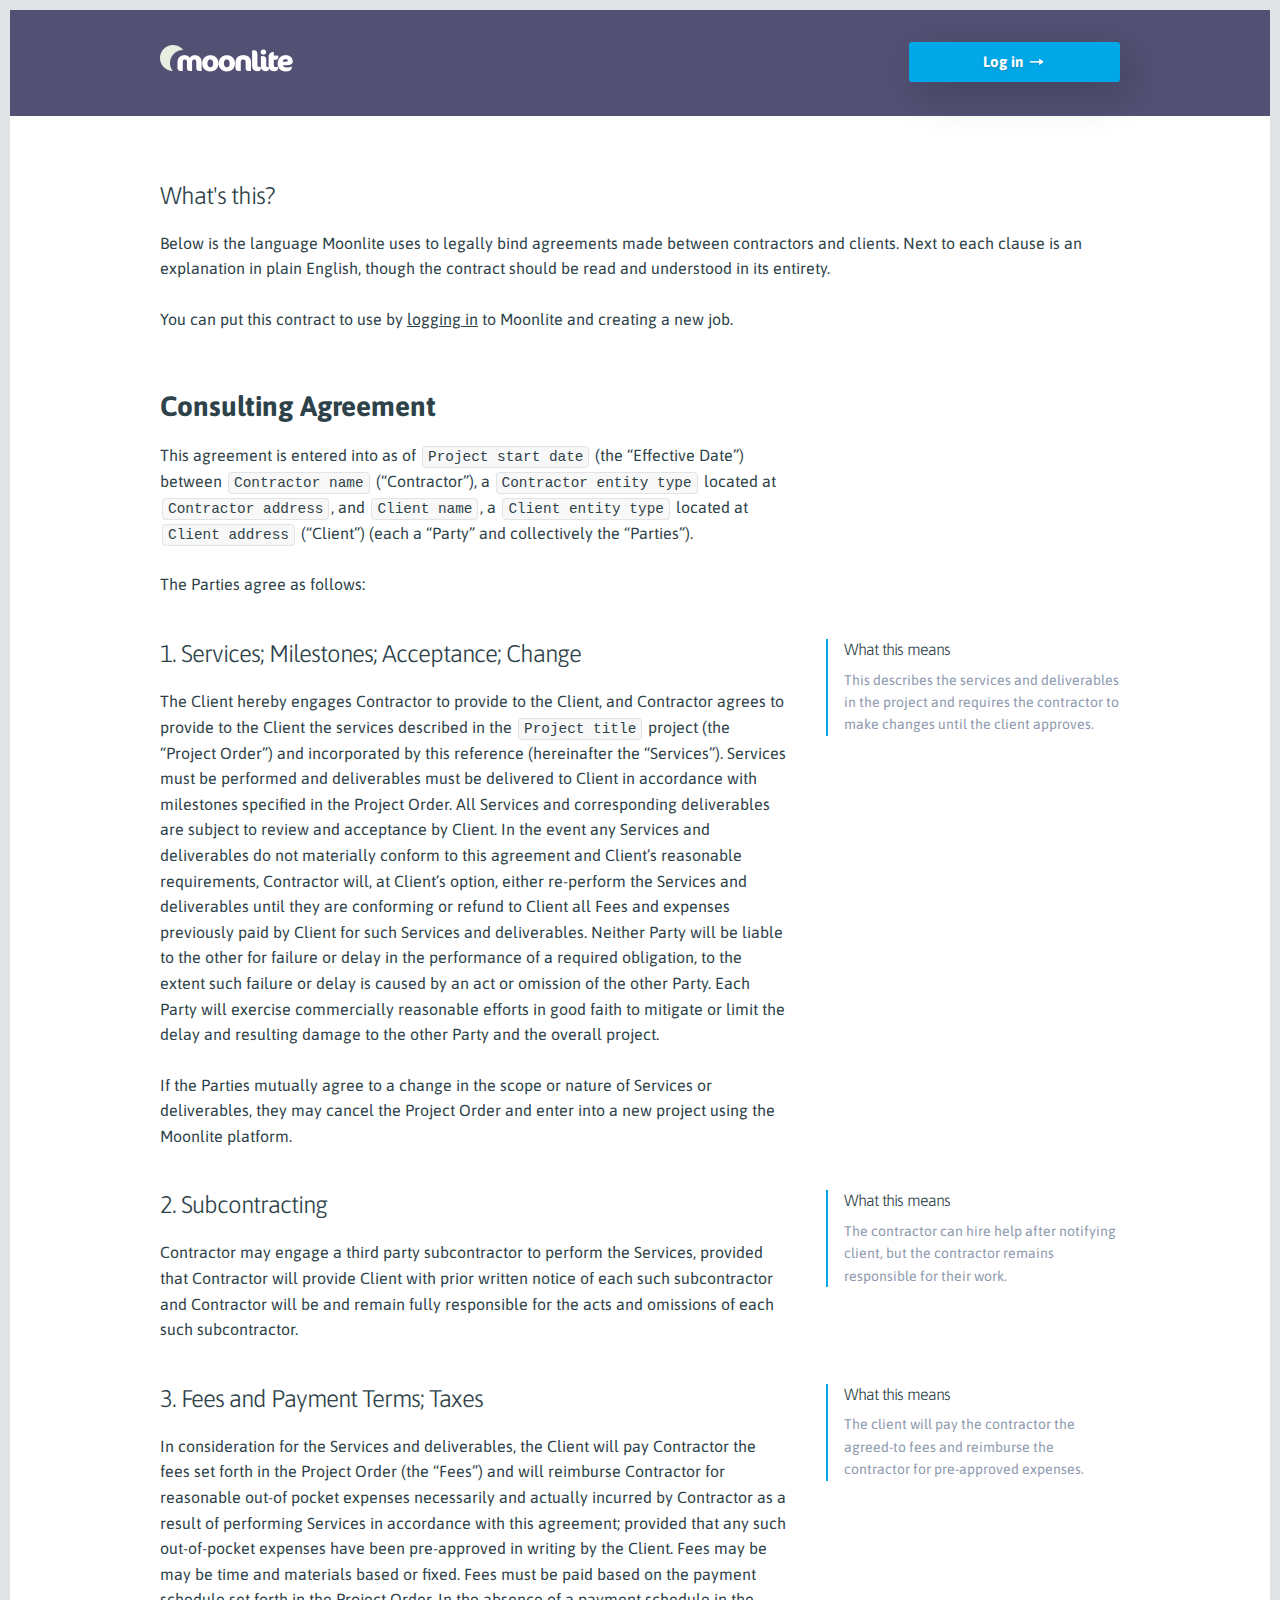
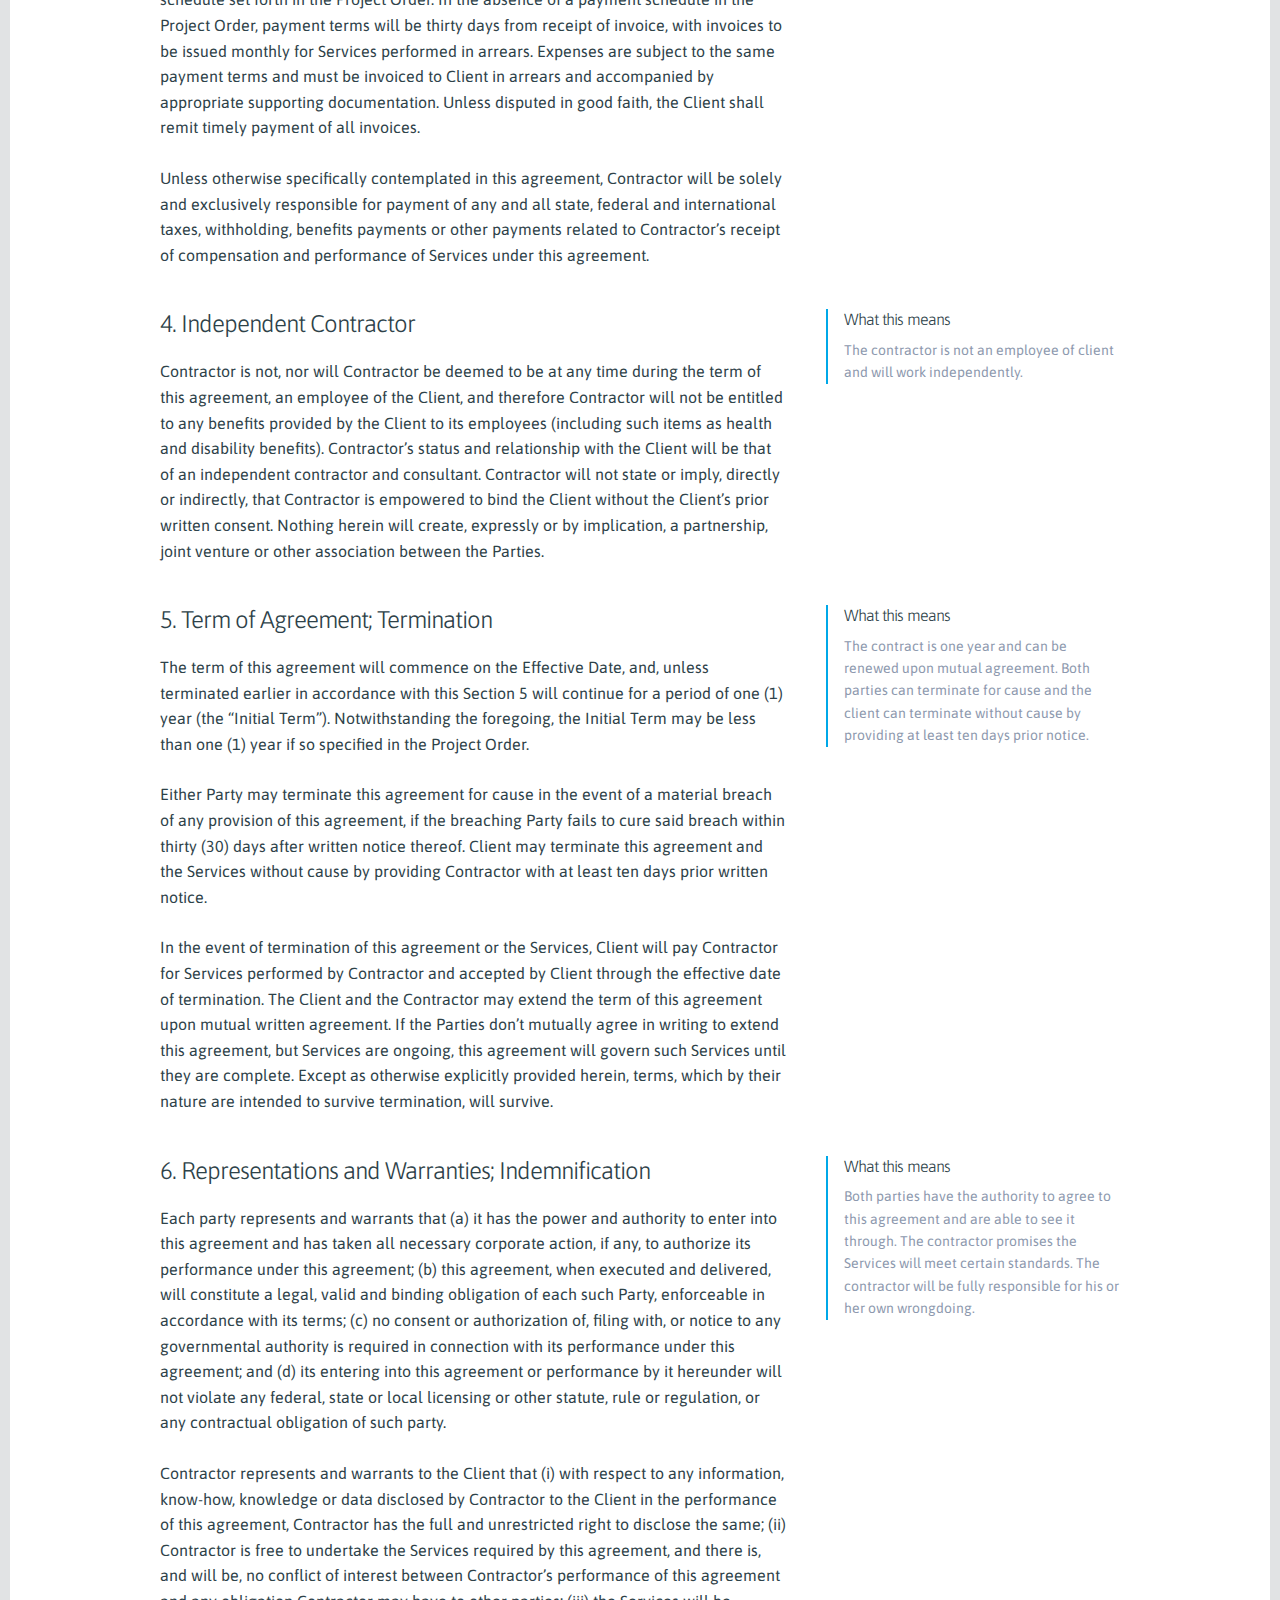
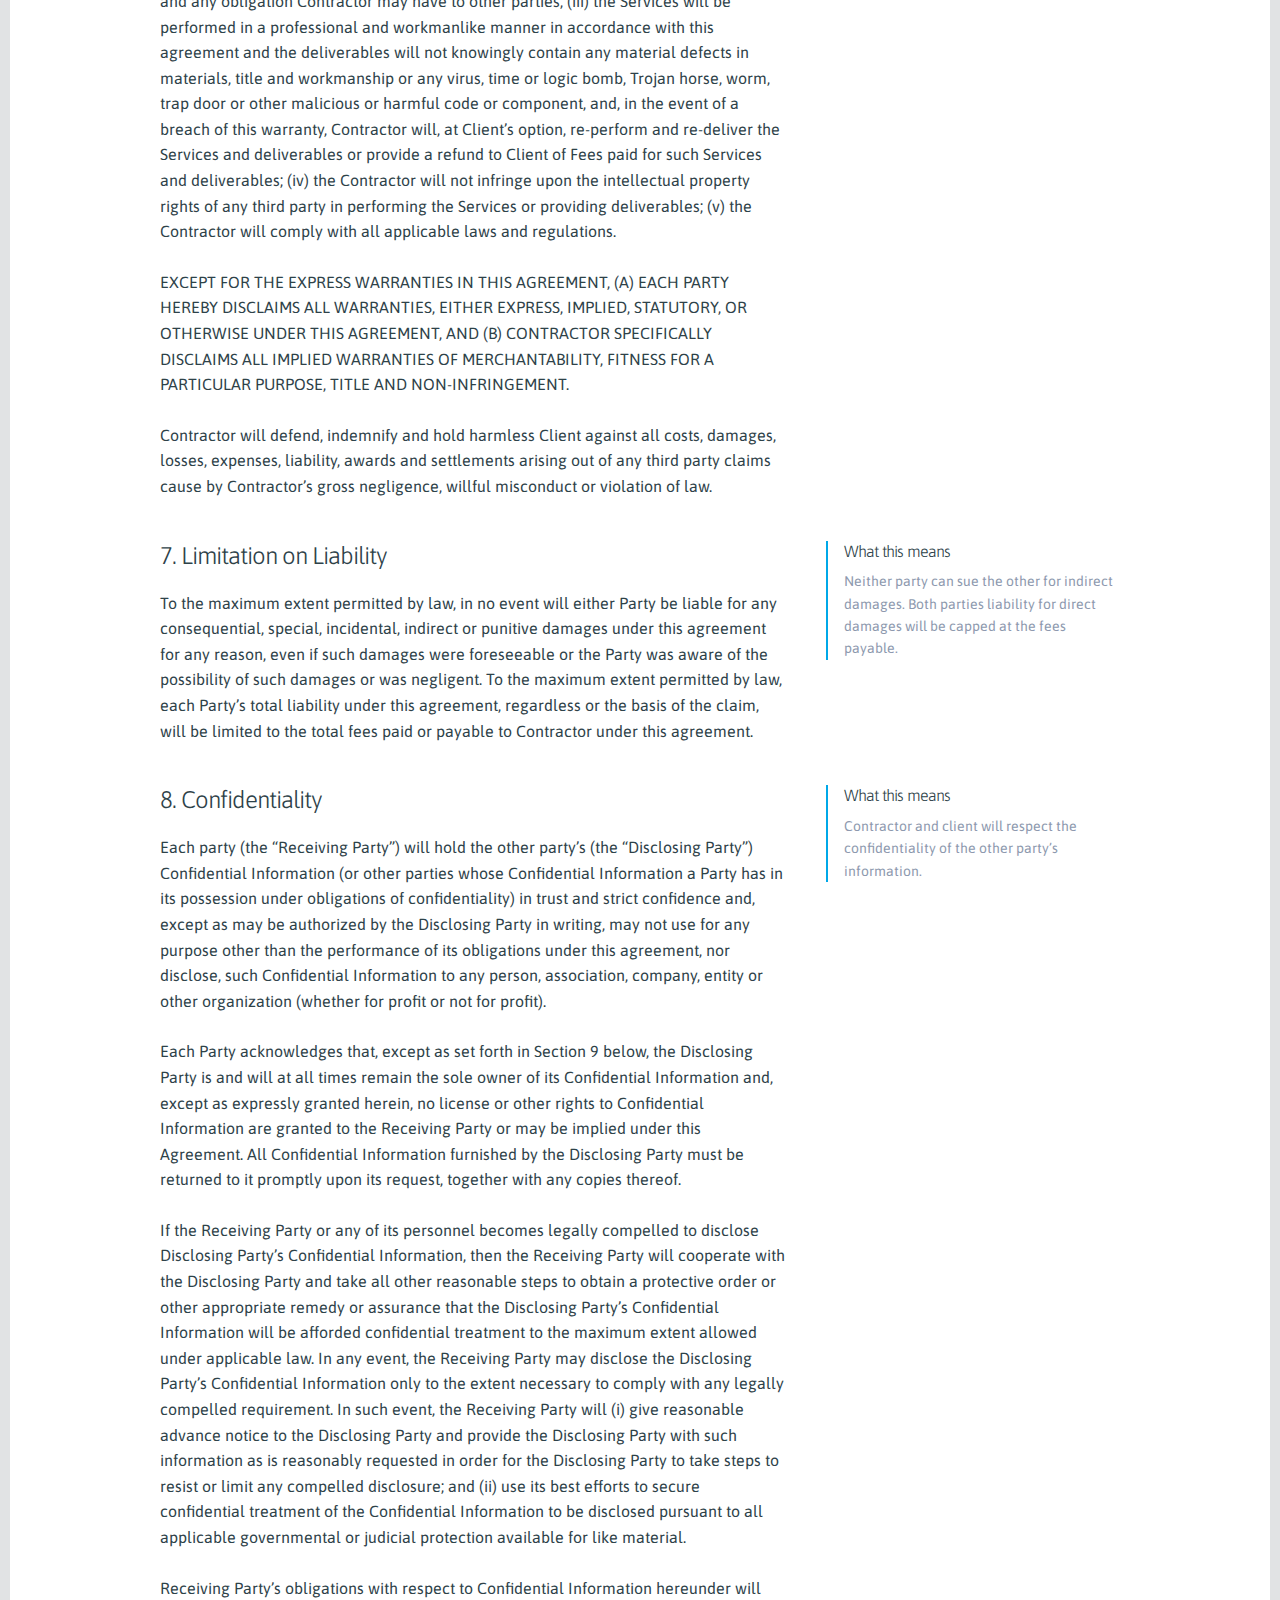
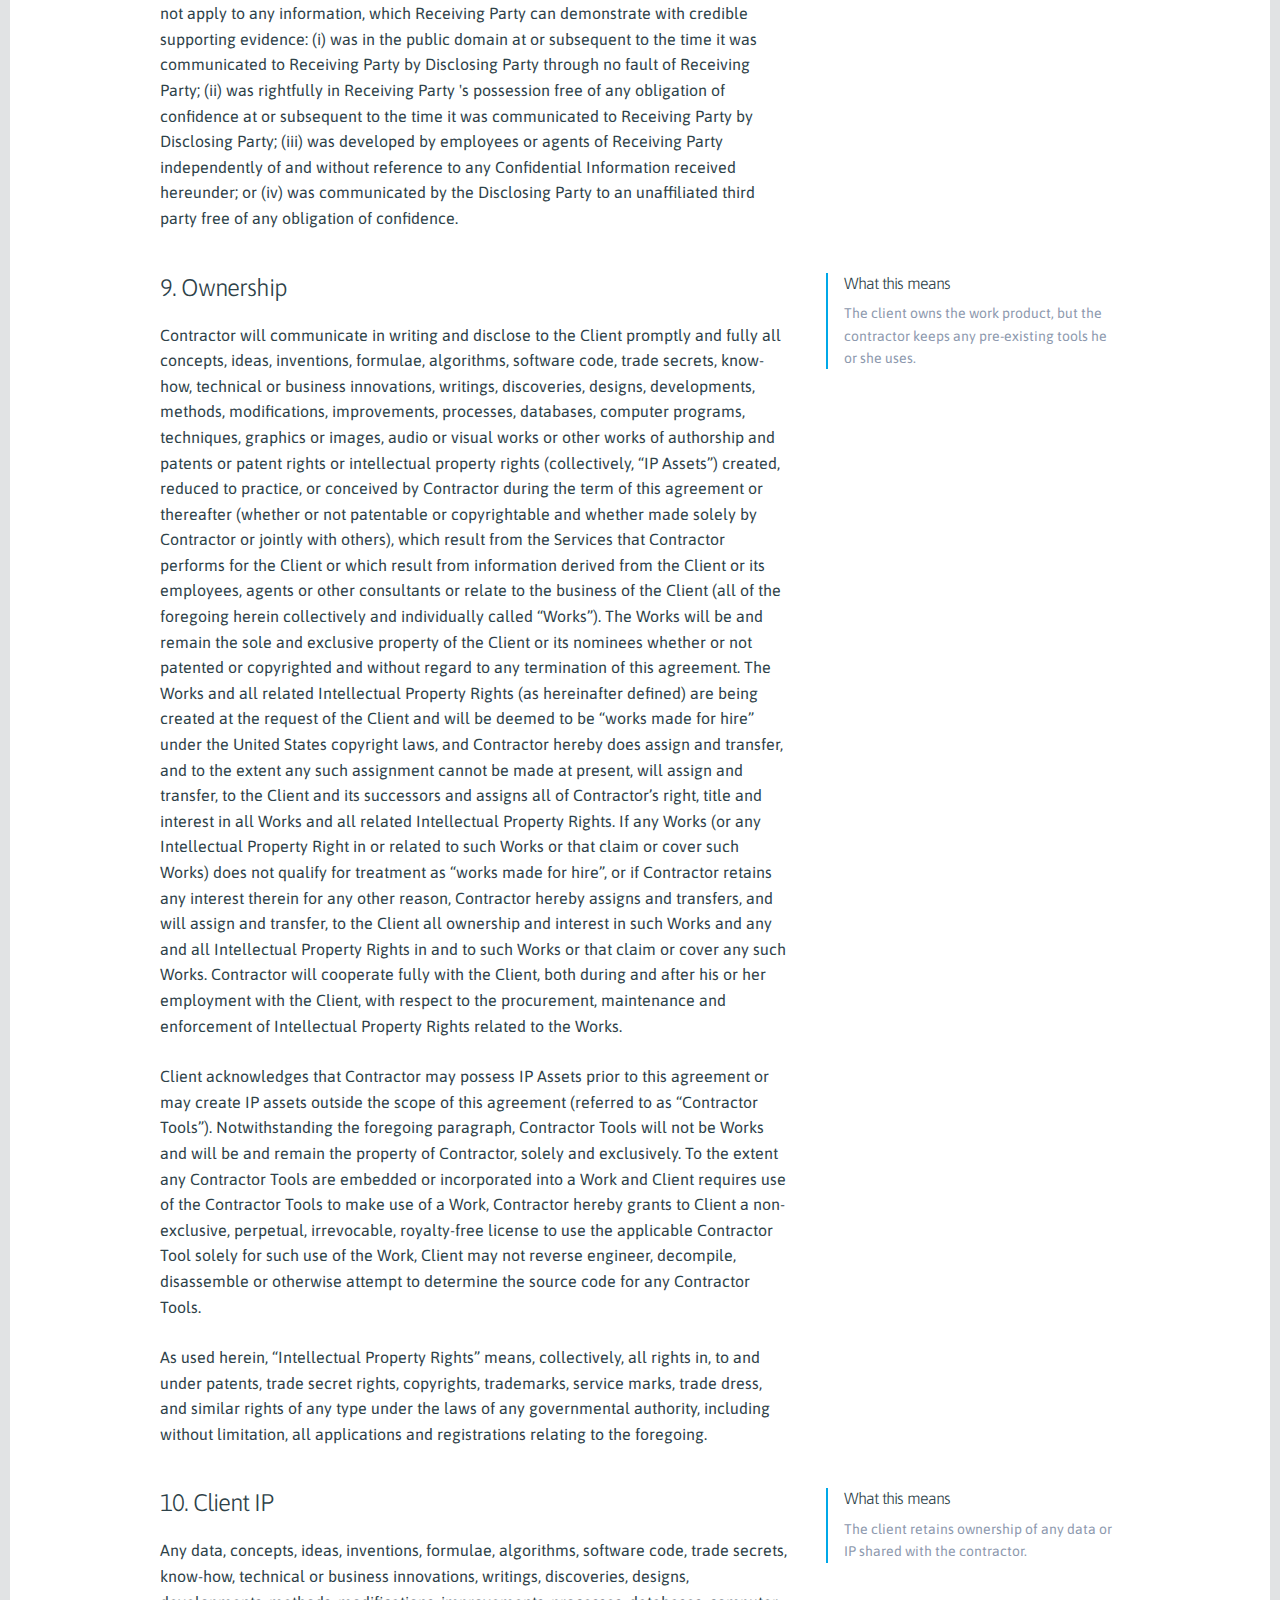
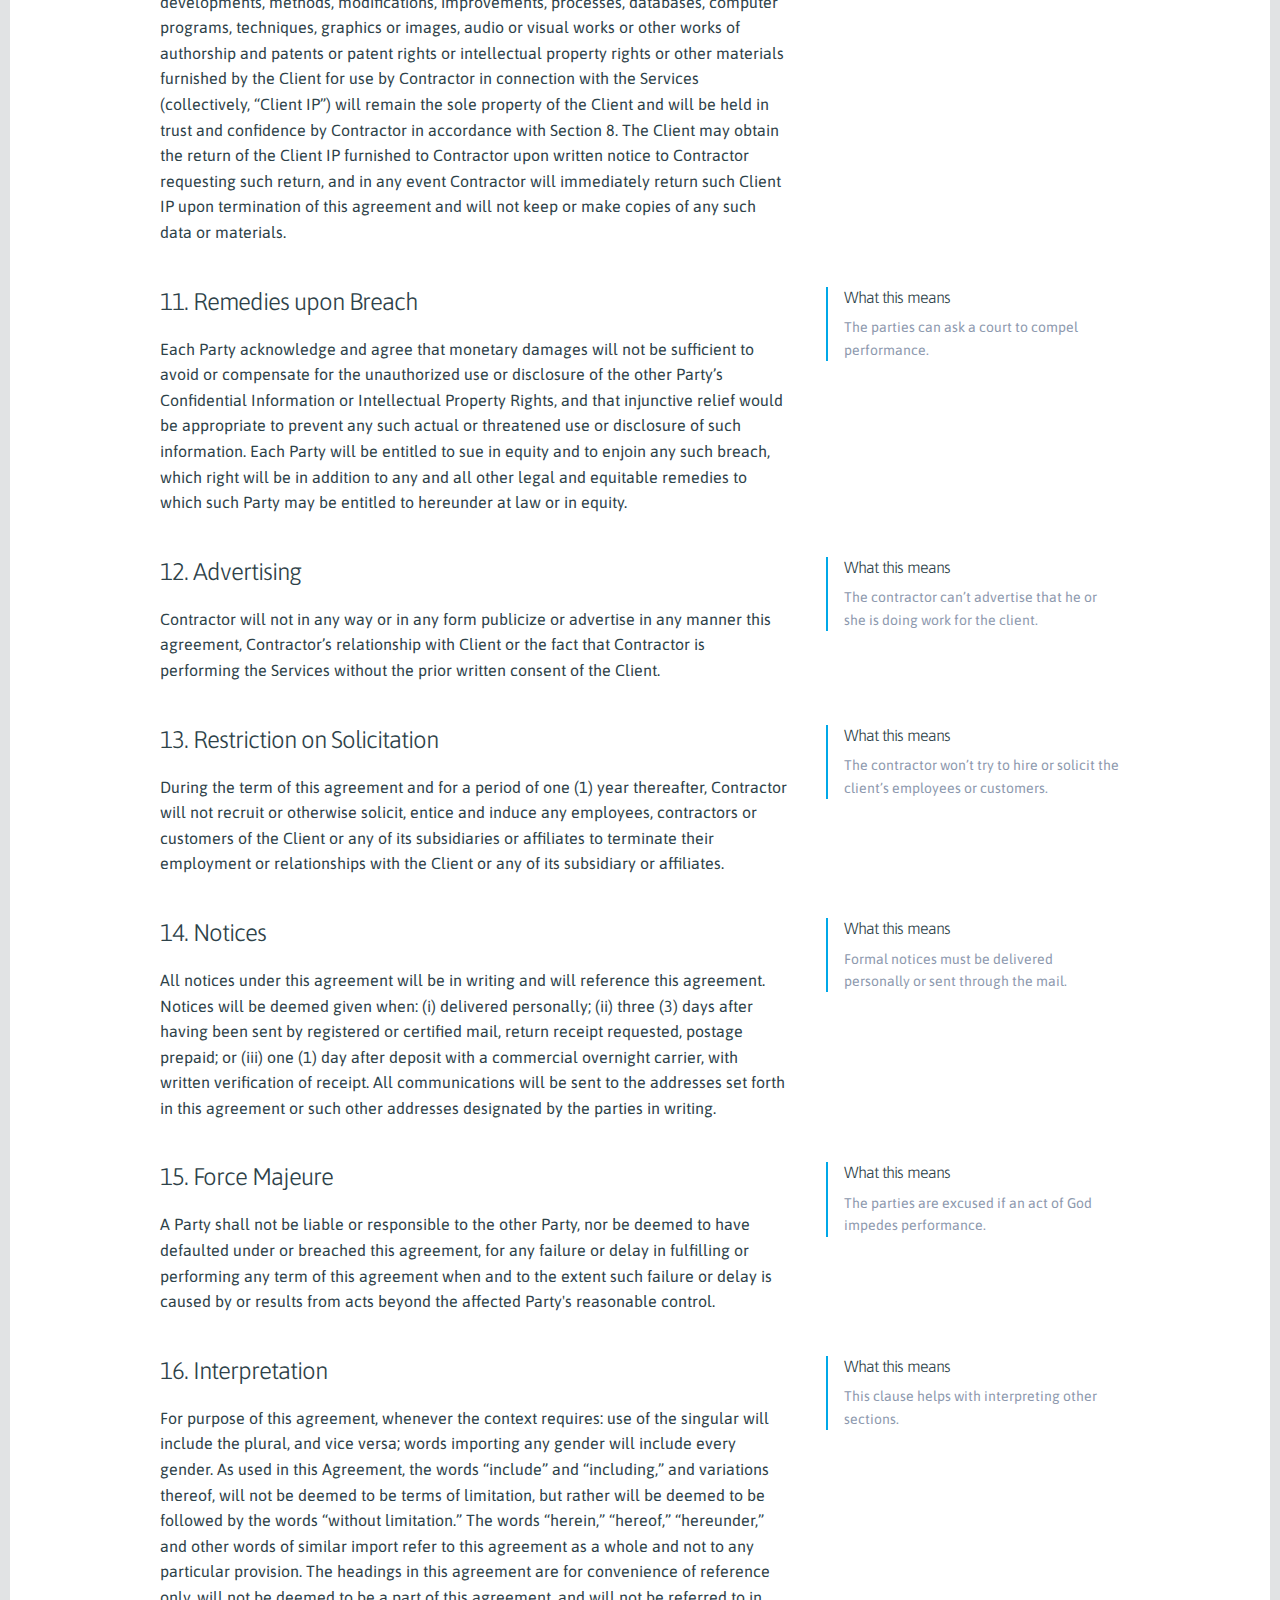
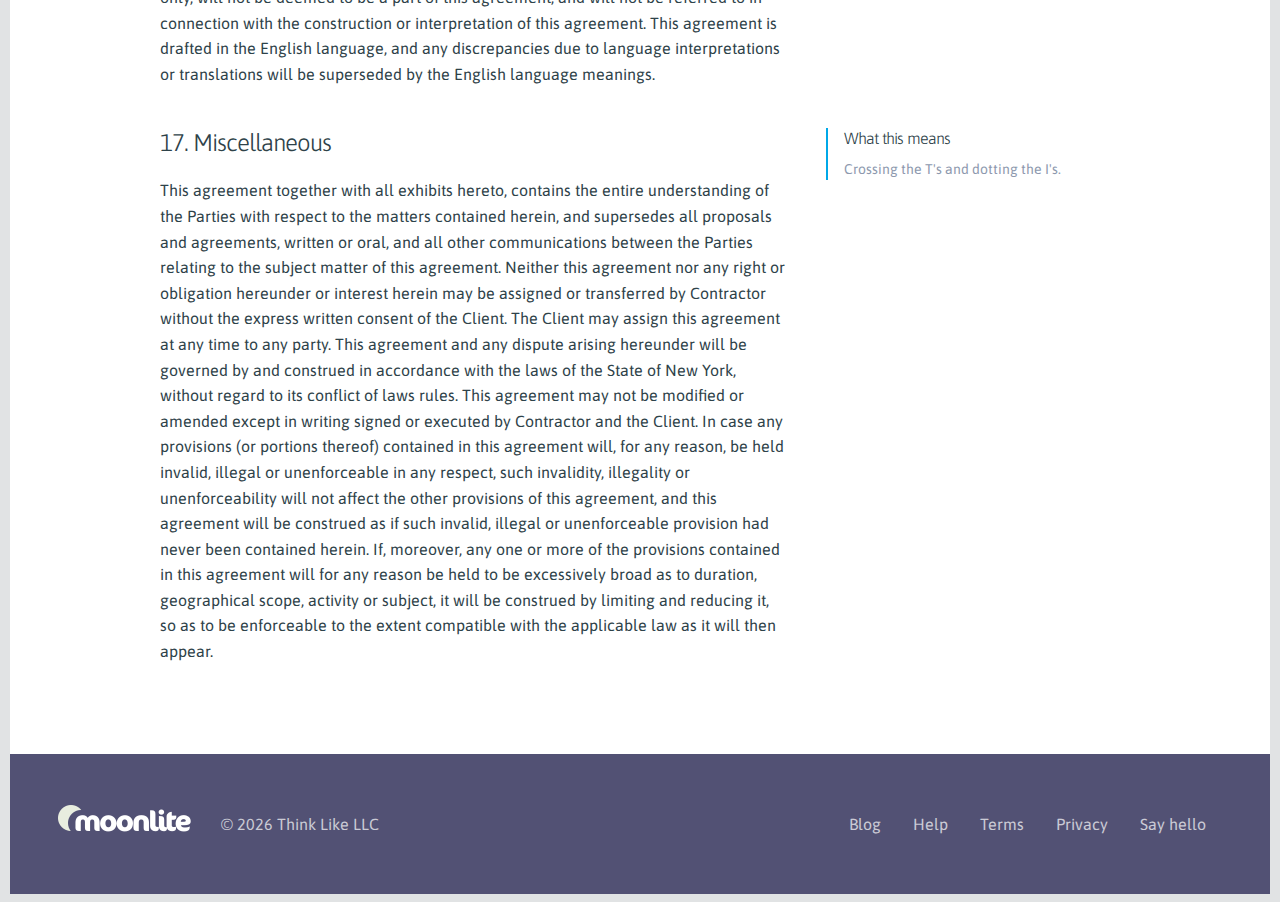
<file: contract-language/index.html>
<!DOCTYPE html>
<html lang="en">
<head>

  <!-- Basic Page Needs
  –––––––––––––––––––––––––––––––––––––––––––––––––– -->
  <meta charset="utf-8">
  <title>Contract language | Moonlite</title>
  <meta name="description" content="This is the contract used by Moonlite to legally bind agreements between contractors and their clients.">
  <meta name="author" content="Think Like LLC">

  <!-- Mobile Specific Metas
  –––––––––––––––––––––––––––––––––––––––––––––––––– -->
  <meta name="viewport" content="width=device-width, initial-scale=1">

  <!-- FONT
  –––––––––––––––––––––––––––––––––––––––––––––––––– -->
  <link href="https://fonts.googleapis.com/css?family=Asap:400,400i,700" rel="stylesheet">

  <!-- CSS
  –––––––––––––––––––––––––––––––––––––––––––––––––– -->
  <link rel="stylesheet" href="/css/normalize.css">
  <link rel="stylesheet" href="/css/skeleton.css">
  <link rel="stylesheet" href="/css/styles.css">

  <!-- Favicon
  –––––––––––––––––––––––––––––––––––––––––––––––––– -->
  <link rel="icon" type="image/png" href="/images/favicon.png">

  <!-- Google Analytics
  –––––––––––––––––––––––––––––––––––––––––––––––––– -->
  <script>
    (function(i,s,o,g,r,a,m){i['GoogleAnalyticsObject']=r;i[r]=i[r]||function(){
    (i[r].q=i[r].q||[]).push(arguments)},i[r].l=1*new Date();a=s.createElement(o),
    m=s.getElementsByTagName(o)[0];a.async=1;a.src=g;m.parentNode.insertBefore(a,m)
    })(window,document,'script','//www.google-analytics.com/analytics.js','ga');

    ga('create', 'UA-72224978-1', 'auto');
    ga('send', 'pageview');

  </script>

</head>
<body>

  <!-- Primary Page Layout
  –––––––––––––––––––––––––––––––––––––––––––––––––– -->

  <header>
    <div class="container header">
      <div class="row">
        <div class="nine columns moon">
          <a href="/"><img class="logo" alt="Moonlite" src="/images/logo-dark@2x.png" /></a>
        </div>
        <div class="three columns cta">
          <a href="https://my.moonliteapp.com/" class="button">Log in<img src="/images/arrow-right@2x.png" /></a>
        </div>
      </div>
    </div>
  </header>

  <div class="contract">
    <div class="container">
      <div class="row setup">
        <h3>What's this?</h3>
        <p>Below is the language Moonlite uses to legally bind agreements made between contractors and clients. Next to each clause is an explanation in plain English, though the contract should be read and understood in its entirety.</p>
        <p>You can put this contract to use by <a href="https://my.moonliteapp.com/">logging in</a> to Moonlite and creating a new job.</p>
      </div>
      <div class="row section">
        <div class="eight columns">
          <h1>Consulting Agreement</h1>
          <p>This agreement is entered into as of <code>Project start date</code> (the “Effective Date”) between <code>Contractor name</code> (“Contractor”), a <code>Contractor entity type</code> located at <code>Contractor address</code>, and <code>Client name</code>, a <code>Client entity type</code> located at <code>Client address</code> (“Client”) (each a “Party” and collectively the “Parties”).</p>
          <p>The Parties agree as follows:</p>
        </div>
      </div>
      <div class="row section">
        <div class="eight columns">
          <h2>1. Services; Milestones; Acceptance; Change</h2>
          <p>The Client hereby engages Contractor to provide to the Client, and Contractor agrees to provide to the Client the services described in the <code>Project title</code> project (the “Project Order”) and incorporated by this reference (hereinafter the “Services”). Services must be performed and deliverables must be delivered to Client in accordance with milestones specified in the Project Order. All Services and corresponding deliverables are subject to review and acceptance by Client. In the event any Services and deliverables do not materially conform to this agreement and Client’s reasonable requirements, Contractor will, at Client’s option, either re-perform the Services and deliverables until they are conforming or refund to Client all Fees and expenses previously paid by Client for such Services and deliverables. Neither Party will be liable to the other for failure or delay in the performance of a required obligation, to the extent such failure or delay is caused by an act or omission of the other Party. Each Party will exercise commercially reasonable efforts in good faith to mitigate or limit the delay and resulting damage to the other Party and the overall project.</p>
          <p>If the Parties mutually agree to a change in the scope or nature of Services or deliverables, they may cancel the Project Order and enter into a new project using the Moonlite platform.</p>
        </div>
        <div class="four columns explain">
          <h4>What this means</h4>
          <p>This describes the services and deliverables in the project and requires the contractor to make changes until the client approves.</p>
        </div>
      </div>
      <div class="row section">
        <div class="eight columns">
          <h2>2. Subcontracting</h2>
          <p>Contractor may engage a third party subcontractor to perform the Services, provided that Contractor will provide Client with prior written notice of each such subcontractor and Contractor will be and remain fully responsible for the acts and omissions of each such subcontractor.</p>
        </div>
        <div class="four columns explain">
          <h4>What this means</h4>
          <p>The contractor can hire help after notifying client, but the contractor remains responsible for their work.</p>
        </div>
      </div>
      <div class="row section">
        <div class="eight columns">
          <h2>3. Fees and Payment Terms; Taxes</h2>
          <p>In consideration for the Services and deliverables, the Client will pay Contractor the fees set forth in the Project Order (the “Fees”) and will reimburse Contractor for reasonable out-of pocket expenses necessarily and actually incurred by Contractor as a result of performing Services in accordance with this agreement; provided that any such out-of-pocket expenses have been pre-approved in writing by the Client. Fees may be may be time and materials based or fixed.  Fees must be paid based on the payment schedule set forth in the Project Order. In the absence of a payment schedule in the Project Order, payment terms will be thirty days from receipt of invoice, with invoices to be issued monthly for Services performed in arrears. Expenses are subject to the same payment terms and must be invoiced to Client in arrears and accompanied by appropriate supporting documentation.  Unless disputed in good faith, the Client shall remit timely payment of all invoices.</p>
          <p>Unless otherwise specifically contemplated in this agreement, Contractor will be solely and exclusively responsible for payment of any and all state, federal and international taxes, withholding, benefits payments or other payments related to Contractor’s receipt of compensation and performance of Services under this agreement.</p>
        </div>
        <div class="four columns explain">
          <h4>What this means</h4>
          <p>The client will pay the contractor the agreed-to fees and reimburse the contractor for pre-approved expenses.</p>
        </div>
      </div>
      <div class="row section">
        <div class="eight columns">
          <h2>4. Independent Contractor</h2>
          <p>Contractor is not, nor will Contractor be deemed to be at any time during the term of this agreement, an employee of the Client, and therefore Contractor will not be entitled to any benefits provided by the Client to its employees (including such items as health and disability benefits). Contractor’s status and relationship with the Client will be that of an independent contractor and consultant. Contractor will not state or imply, directly or indirectly, that Contractor is empowered to bind the Client without the Client’s prior written consent. Nothing herein will create, expressly or by implication, a partnership, joint venture or other association between the Parties.</p>
        </div>
        <div class="four columns explain">
          <h4>What this means</h4>
          <p>The contractor is not an employee of client and will work independently.</p>
        </div>
      </div>
      <div class="row section">
        <div class="eight columns">
          <h2>5. Term of Agreement; Termination</h2>
          <p>The term of this agreement will commence on the Effective Date, and, unless terminated earlier in accordance with this Section 5 will continue for a period of one (1) year (the “Initial Term”). Notwithstanding the foregoing, the Initial Term may be less than one (1) year if so specified in the Project Order.</p>
          <p>Either Party may terminate this agreement for cause in the event of a material breach of any provision of this agreement, if the breaching Party fails to cure said breach within thirty (30) days after written notice thereof.  Client may terminate this agreement and the Services without cause by providing Contractor with at least ten days prior written notice.</p>
          <p>In the event of termination of this agreement or the Services, Client will pay Contractor for Services performed by Contractor and accepted by Client through the effective date of termination. The Client and the Contractor may extend the term of this agreement upon mutual written agreement.  If the Parties don’t mutually agree in writing to extend this agreement, but Services are ongoing, this agreement will govern such Services until they are complete. Except as otherwise explicitly provided herein, terms, which by their nature are intended to survive termination, will survive.</p>
        </div>
        <div class="four columns explain">
          <h4>What this means</h4>
          <p>The contract is one year and can be renewed upon mutual agreement. Both parties can terminate for cause and the client can terminate without cause by providing at least ten days prior notice.</p>
        </div>
      </div>
      <div class="row section">
        <div class="eight columns">
          <h2>6. Representations and Warranties; Indemnification</h2>
          <p>Each party represents and warrants that (a) it has the power and authority to enter into this agreement and has taken all necessary corporate action, if any, to authorize its performance under this agreement; (b) this agreement, when executed and delivered, will constitute a legal, valid and binding obligation of each such Party, enforceable in accordance with its terms; (c) no consent or authorization of, filing with, or notice to any governmental authority is required in connection with its performance under this agreement; and (d) its entering into this agreement or performance by it hereunder will not violate any federal, state or local licensing or other statute, rule or regulation, or any contractual obligation of such party.</p>
          <p>Contractor represents and warrants to the Client that (i) with respect to any information, know-how, knowledge or data disclosed by Contractor to the Client in the performance of this agreement, Contractor has the full and unrestricted right to disclose the same; (ii) Contractor is free to undertake the Services required by this agreement, and there is, and will be, no conflict of interest between Contractor’s performance of this agreement and any obligation Contractor may have to other parties; (iii) the Services will be performed in a professional and workmanlike manner in accordance with this agreement and the deliverables will not knowingly contain any material defects in materials, title and workmanship or any virus, time or logic bomb, Trojan horse, worm, trap door or other malicious or harmful code or component, and, in the event of a breach of this warranty, Contractor will, at Client’s option, re-perform and re-deliver the Services and deliverables or provide a refund to Client of Fees paid for such Services and deliverables; (iv) the Contractor will not infringe upon the intellectual property rights of any third party in performing the Services or providing deliverables; (v) the Contractor will comply with all applicable laws and regulations.</p>
          <p>EXCEPT FOR THE EXPRESS WARRANTIES IN THIS AGREEMENT, (A) EACH PARTY HEREBY DISCLAIMS ALL WARRANTIES, EITHER EXPRESS, IMPLIED, STATUTORY, OR OTHERWISE UNDER THIS AGREEMENT, AND (B) CONTRACTOR SPECIFICALLY DISCLAIMS ALL IMPLIED WARRANTIES OF MERCHANTABILITY, FITNESS FOR A PARTICULAR PURPOSE, TITLE AND NON-INFRINGEMENT.</p>
          <p>Contractor will defend, indemnify and hold harmless Client against all costs, damages, losses, expenses, liability, awards and settlements arising out of any third party claims cause by Contractor’s gross negligence, willful misconduct or violation of law.</p>
        </div>
        <div class="four columns explain">
          <h4>What this means</h4>
          <p>Both parties have the authority to agree to this agreement and are able to see it through. The contractor promises the Services will meet certain standards. The contractor will be fully responsible for his or her own wrongdoing.</p>
        </div>
      </div>
      <div class="row section">
        <div class="eight columns">
          <h2>7. Limitation on Liability</h2>
          <p>To the maximum extent permitted by law, in no event will either Party be liable for any consequential, special, incidental, indirect or punitive damages under this agreement for any reason, even if such damages were foreseeable or the Party was aware of the possibility of such damages or was negligent. To the maximum extent permitted by law, each Party’s total liability under this agreement, regardless or the basis of the claim, will be limited to the total fees paid or payable to Contractor under this agreement.</p>
        </div>
        <div class="four columns explain">
          <h4>What this means</h4>
          <p>Neither party can sue the other for indirect damages. Both parties liability for direct damages will be capped at the fees payable.</p>
        </div>
      </div>
      <div class="row section">
        <div class="eight columns">
          <h2>8. Confidentiality</h2>
          <p>Each party (the “Receiving Party”) will hold the other party’s (the “Disclosing Party”) Confidential Information (or other parties whose Confidential Information a Party has in its possession under obligations of confidentiality) in trust and strict confidence and, except as may be authorized by the Disclosing Party in writing, may not use for any purpose other than the performance of  its obligations under this agreement, nor disclose, such Confidential Information to any person, association, company, entity or other organization (whether for profit or not for profit).</p>
          <p>Each Party acknowledges that, except as set forth in Section 9 below, the Disclosing Party is and will at all times remain the sole owner of its Confidential Information and, except as expressly granted herein, no license or other rights to Confidential Information are granted to the Receiving Party or may be implied under this Agreement. All Confidential Information furnished by the Disclosing Party must be returned to it promptly upon its request, together with any copies thereof.</p>
          <p>If the Receiving Party or any of its personnel becomes legally compelled  to disclose Disclosing Party’s Confidential Information, then the Receiving Party will cooperate with the Disclosing Party and take all other reasonable steps to obtain a protective order or other appropriate remedy  or assurance that the Disclosing Party’s Confidential Information will be afforded confidential treatment to the maximum extent allowed under applicable law.  In any event, the Receiving Party may disclose the Disclosing Party’s Confidential Information only to the extent necessary to comply with any legally compelled requirement.  In such event, the Receiving Party will (i) give reasonable advance notice to the Disclosing Party and provide the Disclosing Party with such information as is reasonably requested in order for the Disclosing Party to take steps to resist or limit any compelled disclosure; and (ii) use its best efforts to secure confidential treatment of the Confidential Information to be disclosed pursuant to all applicable governmental or judicial protection available for like material.</p>
          <p>Receiving Party’s obligations with respect to Confidential Information hereunder will not apply to any information, which Receiving Party can demonstrate with credible supporting evidence: (i) was in the public domain at or subsequent to the time it was communicated to Receiving Party by Disclosing Party through no fault of Receiving Party; (ii) was rightfully in Receiving Party 's possession free of any obligation of confidence at or subsequent to the time it was communicated to Receiving Party by Disclosing Party; (iii) was developed by employees or agents of Receiving Party independently of and without reference to any Confidential Information received hereunder; or (iv) was communicated by the Disclosing Party to an unaffiliated third party free of any obligation of confidence. </p>
        </div>
        <div class="four columns explain">
          <h4>What this means</h4>
          <p>Contractor and client will respect the confidentiality of the other party’s information.</p>
        </div>
      </div>
      <div class="row section">
        <div class="eight columns">
          <h2>9. Ownership</h2>
          <p>Contractor will communicate in writing and disclose to the Client promptly and fully all concepts, ideas, inventions, formulae, algorithms, software code, trade secrets, know-how, technical or business innovations, writings, discoveries, designs, developments, methods, modifications, improvements, processes, databases, computer programs, techniques, graphics or images, audio or visual works or other works of authorship and patents or patent rights or intellectual property rights (collectively, “IP Assets”) created, reduced to practice, or conceived by Contractor during the term of this agreement or thereafter (whether or not patentable or copyrightable and whether made solely by Contractor or jointly with others), which result from the Services that Contractor performs for the Client or which result from information derived from the Client or its employees, agents or other consultants or relate to the business of the Client (all of the foregoing herein collectively and individually called “Works”). The Works will be and remain the sole and exclusive property of the Client or its nominees whether or not patented or copyrighted and without regard to any termination of this agreement. The Works and all related Intellectual Property Rights (as hereinafter defined) are being created at the request of the Client and will be deemed to be “works made for hire” under the United States copyright laws, and Contractor hereby does assign and transfer, and to the extent any such assignment cannot be made at present, will assign and transfer, to the Client and its successors and assigns all of Contractor’s right, title and interest in all Works and all related Intellectual Property Rights. If any Works (or any Intellectual Property Right in or related to such Works or that claim or cover such Works) does not qualify for treatment as “works made for hire”, or if Contractor retains any interest therein for any other reason, Contractor hereby assigns and transfers, and will assign and transfer, to the Client all ownership and interest in such Works and any and all Intellectual Property Rights in and to such Works or that claim or cover any such Works. Contractor will cooperate fully with the Client, both during and after his or her employment with the Client, with respect to the procurement, maintenance and enforcement of Intellectual Property Rights related to the Works.</p>
          <p>Client acknowledges that Contractor may possess IP Assets prior to this agreement or may create IP assets outside the scope of this agreement (referred to as “Contractor Tools”).  Notwithstanding the foregoing paragraph, Contractor Tools will not be Works and will be and remain the property of Contractor, solely and exclusively. To the extent any Contractor Tools are embedded or incorporated into a Work and Client requires use of the Contractor Tools to make use of a Work, Contractor hereby grants to Client a non-exclusive, perpetual, irrevocable, royalty-free license to use the applicable Contractor Tool solely for such use of the Work,  Client may not reverse engineer, decompile, disassemble or otherwise attempt to determine the source code for any Contractor Tools. </p>
          <p>As used herein, “Intellectual Property Rights” means, collectively, all rights in, to and under patents, trade secret rights, copyrights, trademarks, service marks, trade dress, and similar rights of any type under the laws of any governmental authority, including without limitation, all applications and registrations relating to the foregoing.</p>
        </div>
        <div class="four columns explain">
          <h4>What this means</h4>
          <p>The client owns the work product, but the contractor keeps any pre-existing tools he or she uses.</p>
        </div>
      </div>
      <div class="row section">
        <div class="eight columns">
          <h2>10. Client IP</h2>
          <p>Any data, concepts, ideas, inventions, formulae, algorithms, software code, trade secrets, know-how, technical or business innovations, writings, discoveries, designs, developments, methods, modifications, improvements, processes, databases, computer programs, techniques, graphics or images, audio or visual works or other works of authorship and patents or patent rights or intellectual property rights or other materials furnished by the Client for use by Contractor in connection with the Services (collectively, “Client IP”) will remain the sole property of the Client and will be held in trust and confidence by Contractor in accordance with Section 8. The Client may obtain the return of the Client IP furnished to Contractor upon written notice to Contractor requesting such return, and in any event Contractor will immediately return such Client IP upon termination of this agreement and will not keep or make copies of any such data or materials.</p>
        </div>
        <div class="four columns explain">
          <h4>What this means</h4>
          <p>The client retains ownership of any data or IP shared with the contractor.</p>
        </div>
      </div>
      <div class="row section">
        <div class="eight columns">
          <h2>11. Remedies upon Breach</h2>
          <p>Each Party acknowledge and agree that monetary damages will not be sufficient to avoid or compensate for the unauthorized use or disclosure of the other Party’s Confidential Information or Intellectual Property Rights, and that injunctive relief would be appropriate to prevent any such actual or threatened use or disclosure of such information.  Each Party will be entitled to sue in equity and to enjoin any such breach, which right will be in addition to any and all other legal and equitable remedies to which such Party may be entitled to hereunder at law or in equity.</p>
        </div>
        <div class="four columns explain">
          <h4>What this means</h4>
          <p>The parties can ask a court to compel performance.</p>
        </div>
      </div>
      <div class="row section">
        <div class="eight columns">
          <h2>12. Advertising</h2>
          <p>Contractor will not in any way or in any form publicize or advertise in any manner this agreement, Contractor’s relationship with Client or the fact that Contractor is performing the Services without the prior written consent of the Client.</p>
        </div>
        <div class="four columns explain">
          <h4>What this means</h4>
          <p>The contractor can’t advertise that he or she is doing work for the client.</p>
        </div>
      </div>
      <div class="row section">
        <div class="eight columns">
          <h2>13. Restriction on Solicitation</h2>
          <p>During the term of this agreement and for a period of one (1) year thereafter, Contractor will not recruit or otherwise solicit, entice and induce any employees, contractors or customers of the Client or any of its subsidiaries or affiliates to terminate their employment or relationships with the Client or any of its subsidiary or affiliates.</p>
        </div>
        <div class="four columns explain">
          <h4>What this means</h4>
          <p>The contractor won’t try to hire or solicit the client’s employees or customers.</p>
        </div>
      </div>
      <div class="row section">
        <div class="eight columns">
          <h2>14. Notices</h2>
          <p>All notices under this agreement will be in writing and will reference this agreement. Notices will be deemed given when: (i) delivered personally; (ii) three (3) days after having been sent by registered or certified mail, return receipt requested, postage prepaid; or (iii) one (1) day after deposit with a commercial overnight carrier, with written verification of receipt. All communications will be sent to the addresses set forth in this agreement or such other addresses designated by the parties in writing.</p>
        </div>
        <div class="four columns explain">
          <h4>What this means</h4>
          <p>Formal notices must be delivered personally or sent through the mail.</p>
        </div>
      </div>
      <div class="row section">
        <div class="eight columns">
          <h2>15. Force Majeure</h2>
          <p>A Party shall not be liable or responsible to the other Party, nor be deemed to have defaulted under or breached this agreement, for any failure or delay in fulfilling or performing any term of this agreement when and to the extent such failure or delay is caused by or results from acts beyond the affected Party's reasonable control.</p>
        </div>
        <div class="four columns explain">
          <h4>What this means</h4>
          <p>The parties are excused if an act of God impedes performance.</p>
        </div>
      </div>
      <div class="row section">
        <div class="eight columns">
          <h2>16. Interpretation</h2>
          <p>For purpose of this agreement, whenever the context requires: use of the singular will include the plural, and vice versa; words importing any gender will include every gender. As used in this Agreement, the words “include” and “including,” and variations thereof, will not be deemed to be terms of limitation, but rather will be deemed to be followed by the words “without limitation.” The words “herein,” “hereof,” “hereunder,” and other words of similar import refer to this agreement as a whole and not to any particular provision. The headings in this agreement are for convenience of reference only, will not be deemed to be a part of this agreement, and will not be referred to in connection with the construction or interpretation of this agreement. This agreement is drafted in the English language, and any discrepancies due to language interpretations or translations will be superseded by the English language meanings.</p>
        </div>
        <div class="four columns explain">
          <h4>What this means</h4>
          <p>This clause helps with interpreting other sections.</p>
        </div>
      </div>
      <div class="row section">
        <div class="eight columns">
          <h2>17. Miscellaneous</h2>
          <p>This agreement together with all exhibits hereto, contains the entire understanding of the Parties with respect to the matters contained herein, and supersedes all proposals and agreements, written or oral, and all other communications between the Parties relating to the subject matter of this agreement. Neither this agreement nor any right or obligation hereunder or interest herein may be assigned or transferred by Contractor without the express written consent of the Client. The Client may assign this agreement at any time to any party. This agreement and any dispute arising hereunder will be governed by and construed in accordance with the laws of the State of New York, without regard to its conflict of laws rules. This agreement may not be modified or amended except in writing signed or executed by Contractor and the Client. In case any provisions (or portions thereof) contained in this agreement will, for any reason, be held invalid, illegal or unenforceable in any respect, such invalidity, illegality or unenforceability will not affect the other provisions of this agreement, and this agreement will be construed as if such invalid, illegal or unenforceable provision had never been contained herein. If, moreover, any one or more of the provisions contained in this agreement will for any reason be held to be excessively broad as to duration, geographical scope, activity or subject, it will be construed by limiting and reducing it, so as to be enforceable to the extent compatible with the applicable law as it will then appear.</p>
        </div>
        <div class="four columns explain">
          <h4>What this means</h4>
          <p>Crossing the T's and dotting the I's.</p>
        </div>
      </div>
    </div>
  </div>

  <footer>
    <div class="container">
      <div class="row">
        <div class="one-half column">
          <a href="/"><img class="logo" alt="Moonlite" src="/images/logo-dark@2x.png" /></a>
          <p>© <script>document.write(new Date().getFullYear())</script> Think Like LLC</p>
        </div>
        <div class="one-half column">
          <ul>
            <li><a href="https://medium.com/moonlite" target="_blank">Blog</a></li>
            <li><a href="/help/">Help</a></li>
            <li><a href="/terms/">Terms</a></li>
            <li><a href="/privacy/">Privacy</a></li>
            <li><a href="mailto:hello@moonliteapp.com">Say hello</a></li>
          </ul>
        </div>
      </div>
    </div>
  </footer>

<!-- End Document
  –––––––––––––––––––––––––––––––––––––––––––––––––– -->
</body>
</html>
</file>
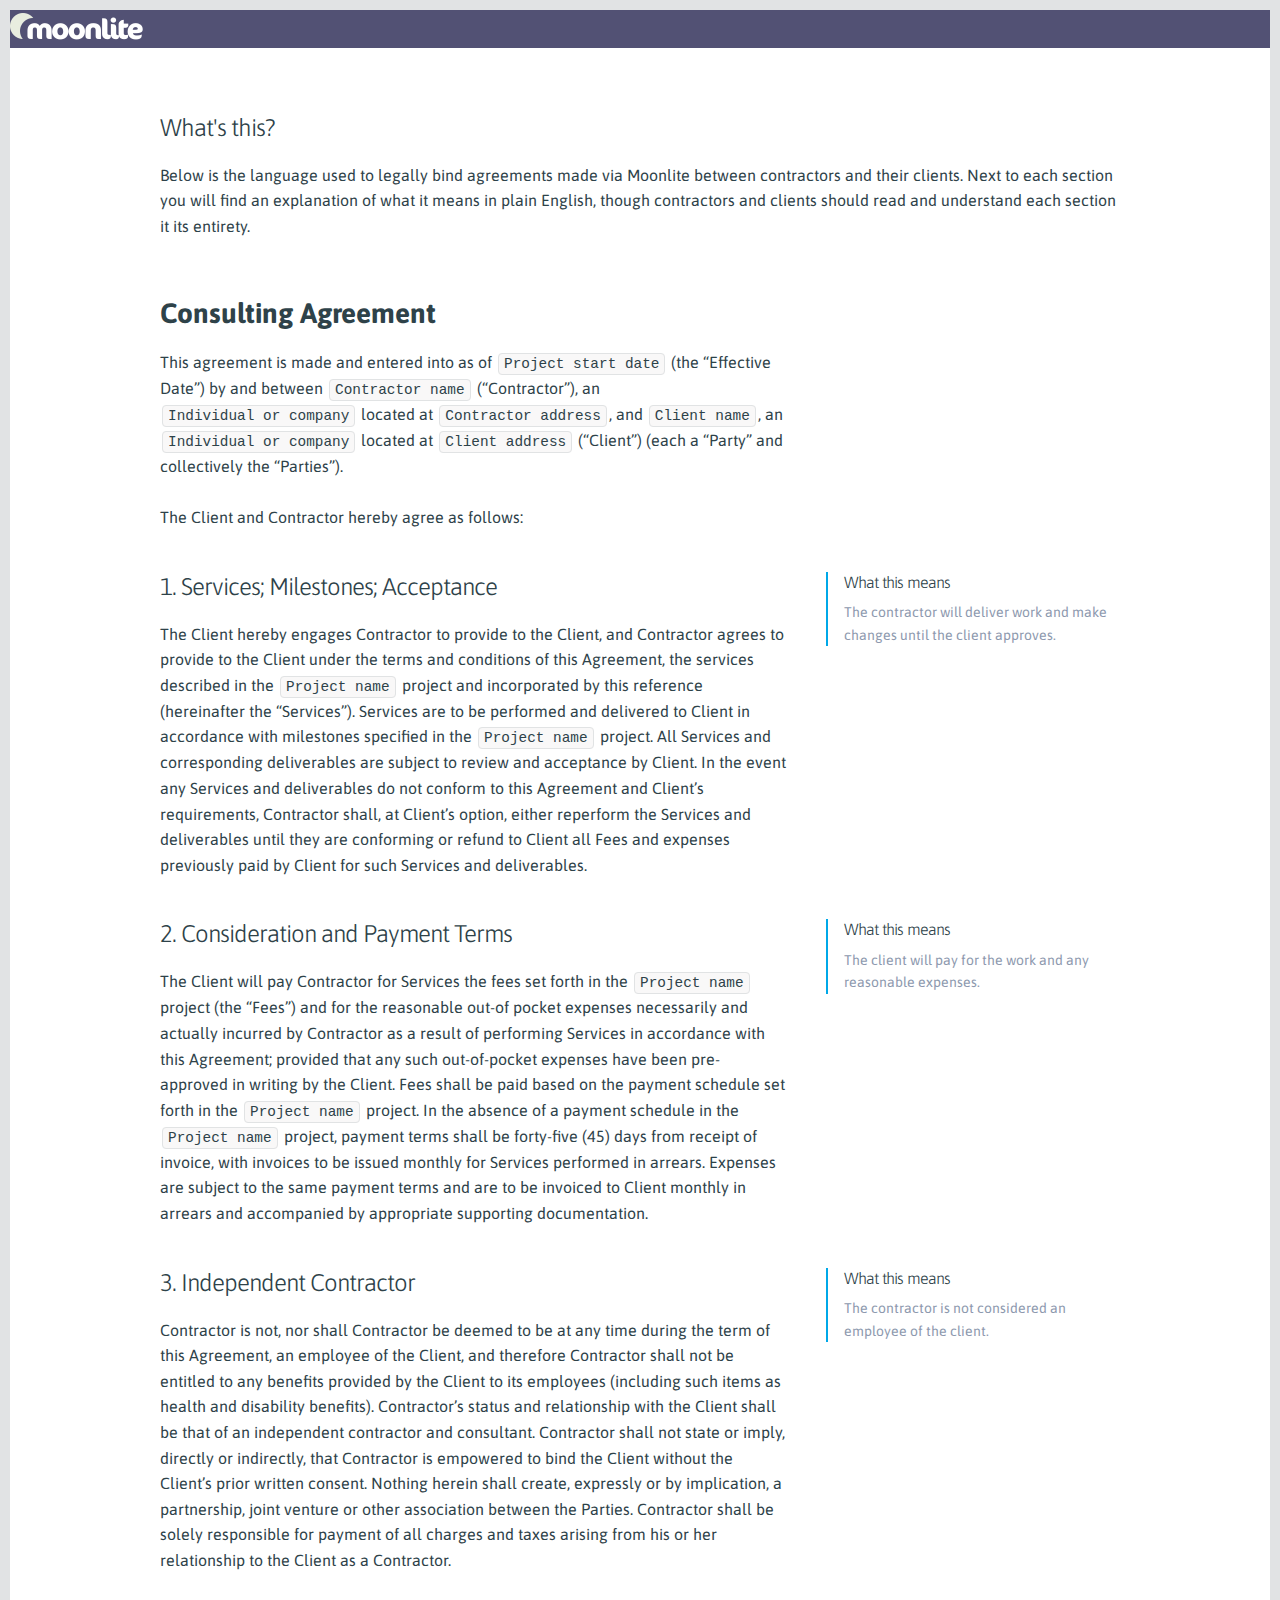
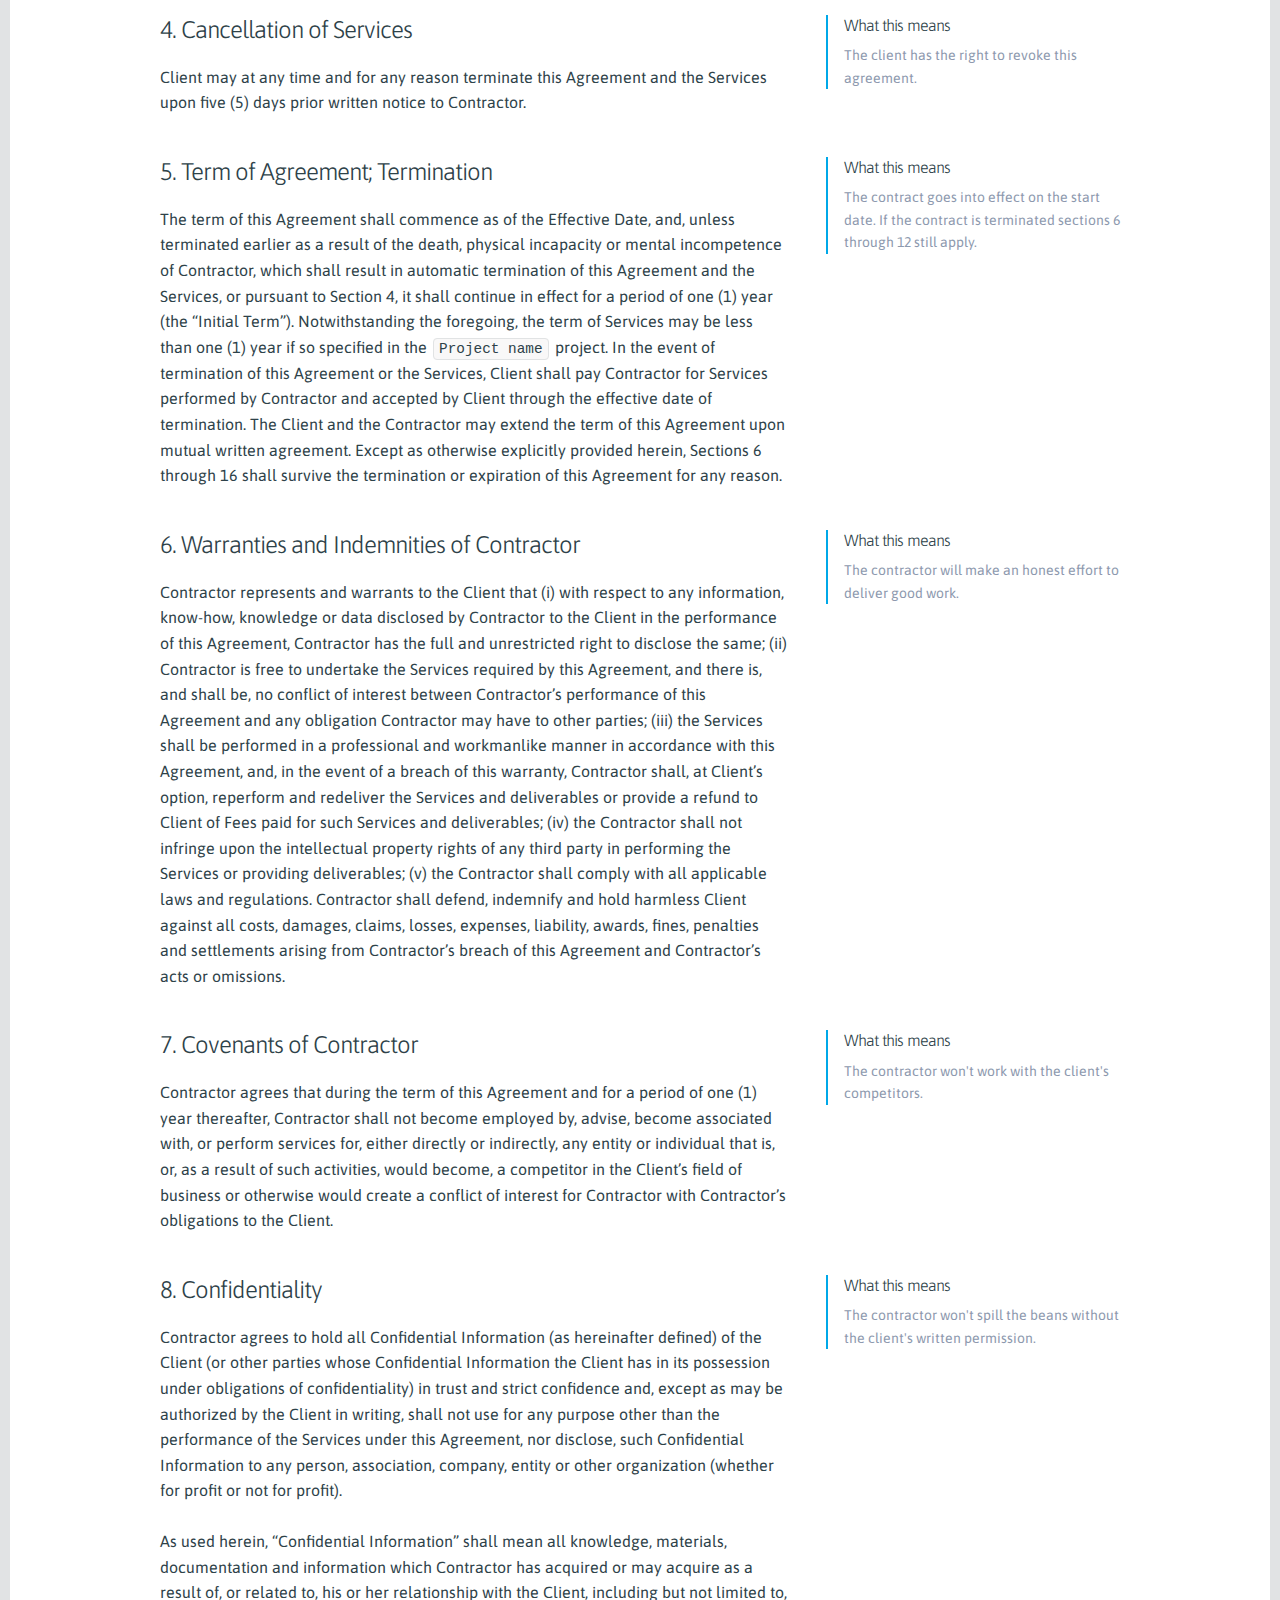
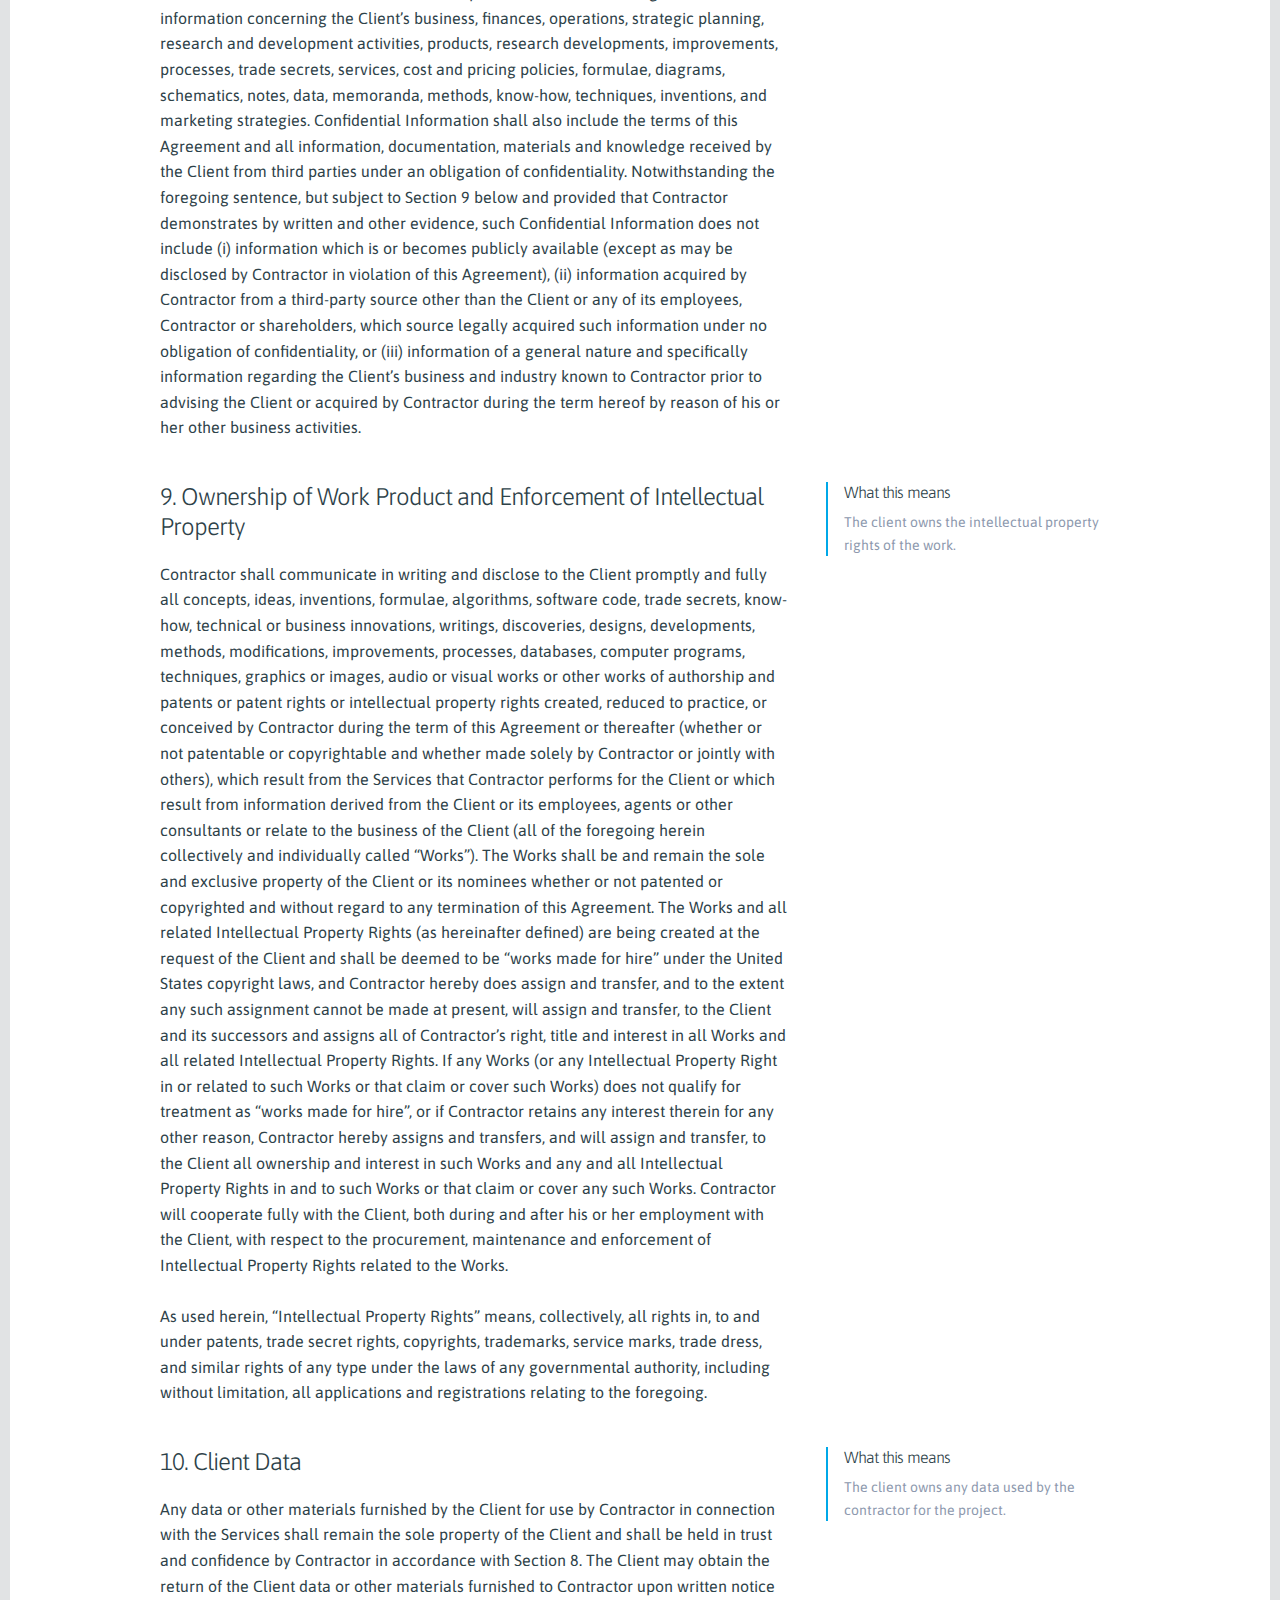
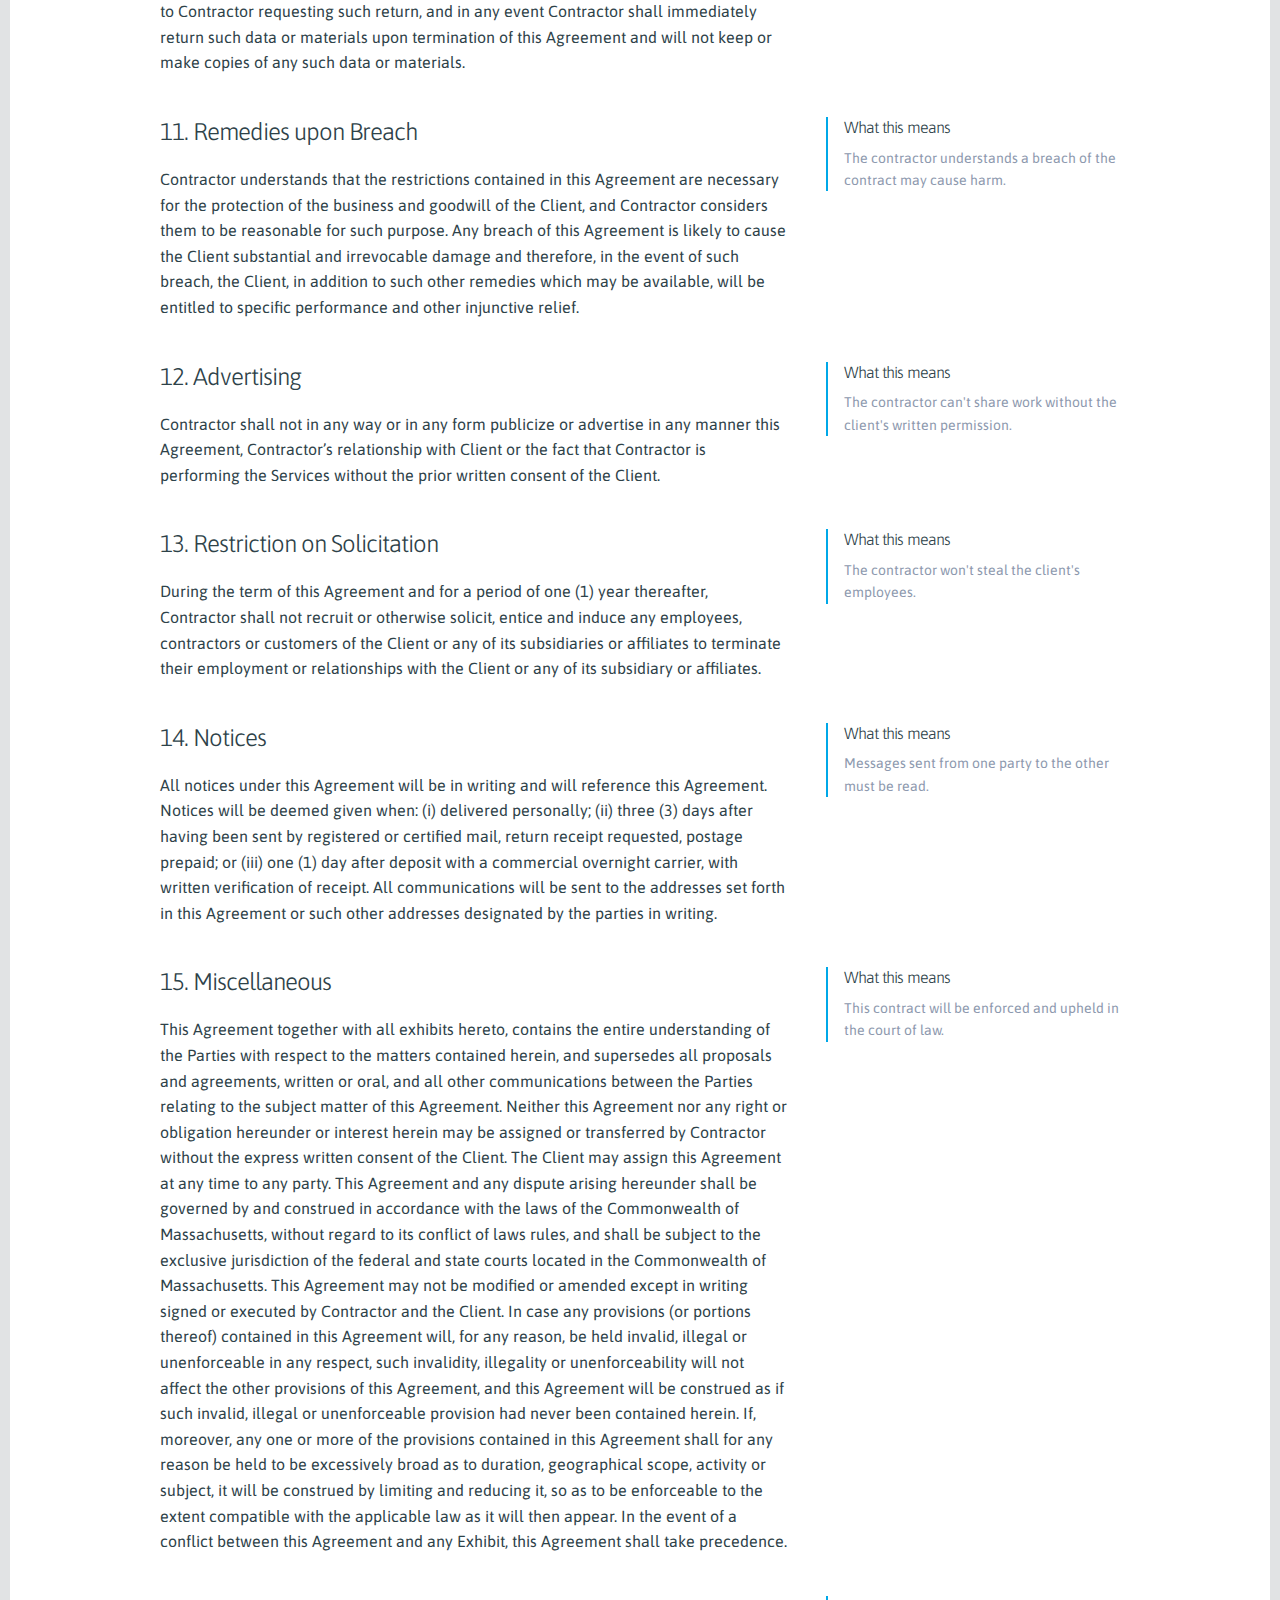
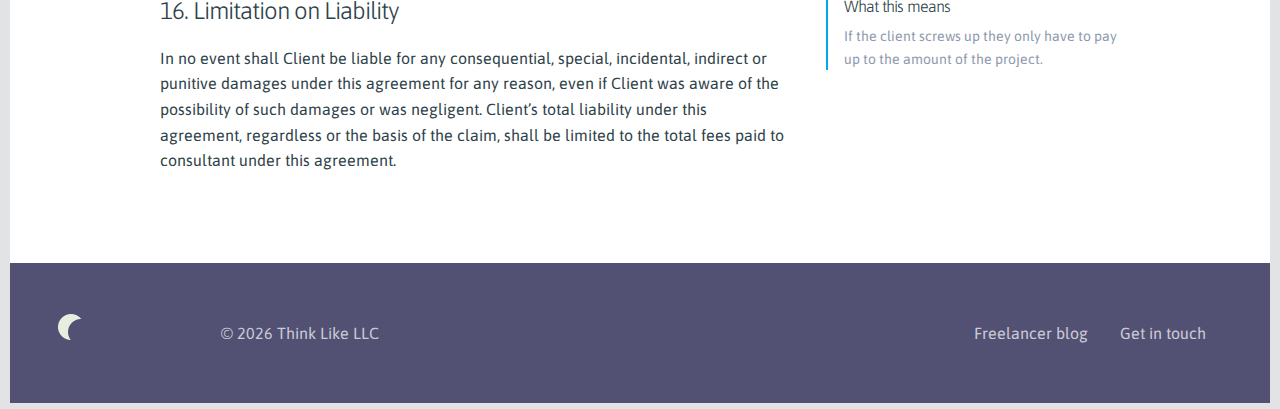
<file: contract/index.html>
<!DOCTYPE html>
<html lang="en">
<head>

  <!-- Basic Page Needs
  –––––––––––––––––––––––––––––––––––––––––––––––––– -->
  <meta charset="utf-8">
  <title>Contract language | Moonlite</title>
  <meta name="description" content="This is the base contract used by Moonlite to legally bind agreements between contractors and their clients.">
  <meta name="author" content="Think Like LLC">

  <!-- Mobile Specific Metas
  –––––––––––––––––––––––––––––––––––––––––––––––––– -->
  <meta name="viewport" content="width=device-width, initial-scale=1">

  <!-- FONT
  –––––––––––––––––––––––––––––––––––––––––––––––––– -->
  <link href="https://fonts.googleapis.com/css?family=Asap:400,400i,700" rel="stylesheet">

  <!-- CSS
  –––––––––––––––––––––––––––––––––––––––––––––––––– -->
  <link rel="stylesheet" href="/css/normalize.css">
  <link rel="stylesheet" href="/css/skeleton.css">
  <link rel="stylesheet" href="/css/styles.css">

  <!-- Favicon
  –––––––––––––––––––––––––––––––––––––––––––––––––– -->
  <link rel="icon" type="image/png" href="/images/favicon.png">

  <!-- Google Analytics
  –––––––––––––––––––––––––––––––––––––––––––––––––– -->
  <script>
    (function(i,s,o,g,r,a,m){i['GoogleAnalyticsObject']=r;i[r]=i[r]||function(){
    (i[r].q=i[r].q||[]).push(arguments)},i[r].l=1*new Date();a=s.createElement(o),
    m=s.getElementsByTagName(o)[0];a.async=1;a.src=g;m.parentNode.insertBefore(a,m)
    })(window,document,'script','//www.google-analytics.com/analytics.js','ga');

    ga('create', 'UA-72224978-1', 'auto');
    ga('send', 'pageview');

  </script>

</head>
<body>

  <!-- Primary Page Layout
  –––––––––––––––––––––––––––––––––––––––––––––––––– -->

  <header>
    <a href="/"><img class="logo" alt="Moonlite" src="/images/logo-dark@2x.png" /></a>
  </header>

  <div class="contract">
    <div class="container">
      <div class="row setup">
        <h3>What's this?</h3>
        <p>Below is the language used to legally bind agreements made via Moonlite between contractors and their clients. Next to each section you will find an explanation of what it means in plain English, though contractors and clients should read and understand each section it its entirety.</p>
      </div>
      <div class="row section">
        <div class="eight columns">
          <h1>Consulting Agreement</h1>
          <p>This agreement is made and entered into as of <code>Project start date</code> (the “Effective Date”) by and between <code>Contractor name</code> (“Contractor”), an <code>Individual or company</code> located at <code>Contractor address</code>, and <code>Client name</code>, an <code>Individual or company</code> located at <code>Client address</code> (“Client”) (each a “Party” and collectively the “Parties”).</p>
          <p>The Client and Contractor hereby agree as follows:</p>
        </div>
      </div>
      <div class="row section">
        <div class="eight columns">
          <h2>1. Services; Milestones; Acceptance</h2>
          <p>The Client hereby engages Contractor to provide to the Client, and Contractor agrees to provide to the Client under the terms and conditions of this Agreement, the services described in the <code>Project name</code> project and incorporated by this reference (hereinafter the “Services”). Services are to be performed and delivered to Client in accordance with milestones specified in the <code>Project name</code> project. All Services and corresponding deliverables are subject to review and acceptance by Client. In the event any Services and deliverables do not conform to this Agreement and Client’s requirements, Contractor shall, at Client’s option, either reperform the Services and deliverables until they are conforming or refund to Client all Fees and expenses previously paid by Client for such Services and deliverables.</p>
        </div>
        <div class="four columns explain">
          <h4>What this means</h4>
          <p>The contractor will deliver work and make changes until the client approves.</p>
        </div>
      </div>
      <div class="row section">
        <div class="eight columns">
          <h2>2. Consideration and Payment Terms</h2>
          <p>The Client will pay Contractor for Services the fees set forth in the <code>Project name</code> project (the “Fees”) and for the reasonable out-of pocket expenses necessarily and actually incurred by Contractor as a result of performing Services in accordance with this Agreement; provided that any such out-of-pocket expenses have been pre-approved in writing by the Client. Fees shall be paid based on the payment schedule set forth in the <code>Project name</code> project. In the absence of a payment schedule in the <code>Project name</code> project, payment terms shall be forty-five (45) days from receipt of invoice, with invoices to be issued monthly for Services performed in arrears. Expenses are subject to the same payment terms and are to be invoiced to Client monthly in arrears and accompanied by appropriate supporting documentation.</p>
        </div>
        <div class="four columns explain">
          <h4>What this means</h4>
          <p>The client will pay for the work and any reasonable expenses.</p>
        </div>
      </div>
      <div class="row section">
        <div class="eight columns">
          <h2>3. Independent Contractor</h2>
          <p>Contractor is not, nor shall Contractor be deemed to be at any time during the term of this Agreement, an employee of the Client, and therefore Contractor shall not be entitled to any benefits provided by the Client to its employees (including such items as health and disability benefits). Contractor’s status and relationship with the Client shall be that of an independent contractor and consultant. Contractor shall not state or imply, directly or indirectly, that Contractor is empowered to bind the Client without the Client’s prior written consent. Nothing herein shall create, expressly or by implication, a partnership, joint venture or other association between the Parties. Contractor shall be solely responsible for payment of all charges and taxes arising from his or her relationship to the Client as a Contractor.</p>
        </div>
        <div class="four columns explain">
          <h4>What this means</h4>
          <p>The contractor is not considered an employee of the client.</p>
        </div>
      </div>
      <div class="row section">
        <div class="eight columns">
          <h2>4. Cancellation of Services</h2>
          <p>Client may at any time and for any reason terminate this Agreement and the Services upon five (5) days prior written notice to Contractor.</p>
        </div>
        <div class="four columns explain">
          <h4>What this means</h4>
          <p>The client has the right to revoke this agreement.</p>
        </div>
      </div>
      <div class="row section">
        <div class="eight columns">
          <h2>5. Term of Agreement; Termination</h2>
          <p>The term of this Agreement shall commence as of the Effective Date, and, unless terminated earlier as a result of the death, physical incapacity or mental incompetence of Contractor, which shall result in automatic termination of this Agreement and the Services, or pursuant to Section 4, it shall continue in effect for a period of one (1) year (the “Initial Term”). Notwithstanding the foregoing, the term of Services may be less than one (1) year if so specified in the <code>Project name</code> project. In the event of termination of this Agreement or the Services, Client shall pay Contractor for Services performed by Contractor and accepted by Client through the effective date of termination. The Client and the Contractor may extend the term of this Agreement upon mutual written agreement. Except as otherwise explicitly provided herein, Sections 6 through 16 shall survive the termination or expiration of this Agreement for any reason.</p>
        </div>
        <div class="four columns explain">
          <h4>What this means</h4>
          <p>The contract goes into effect on the start date. If the contract is terminated sections 6 through 12 still apply.</p>
        </div>
      </div>
      <div class="row section">
        <div class="eight columns">
          <h2>6. Warranties and Indemnities of Contractor</h2>
          <p>Contractor represents and warrants to the Client that (i) with respect to any information, know-how, knowledge or data disclosed by Contractor to the Client in the performance of this Agreement, Contractor has the full and unrestricted right to disclose the same; (ii) Contractor is free to undertake the Services required by this Agreement, and there is, and shall be, no conflict of interest between Contractor’s performance of this Agreement and any obligation Contractor may have to other parties; (iii) the Services shall be performed in a professional and workmanlike manner in accordance with this Agreement, and, in the event of a breach of this warranty, Contractor shall, at Client’s option, reperform and redeliver the Services and deliverables or provide a refund to Client of Fees paid for such Services and deliverables; (iv) the Contractor shall not infringe upon the intellectual property rights of any third party in performing the Services or providing deliverables; (v) the Contractor shall comply with all applicable laws and regulations. Contractor shall defend, indemnify and hold harmless Client against all costs, damages, claims, losses, expenses, liability, awards, fines, penalties and settlements arising from Contractor’s breach of this Agreement and Contractor’s acts or omissions.</p>
        </div>
        <div class="four columns explain">
          <h4>What this means</h4>
          <p>The contractor will make an honest effort to deliver good work.</p>
        </div>
      </div>
      <div class="row section">
        <div class="eight columns">
          <h2>7. Covenants of Contractor</h2>
          <p>Contractor agrees that during the term of this Agreement and for a period of one (1) year thereafter, Contractor shall not become employed by, advise, become associated with, or perform services for, either directly or indirectly, any entity or individual that is, or, as a result of such activities, would become, a competitor in the Client’s field of business or otherwise would create a conflict of interest for Contractor with Contractor’s obligations to the Client.</p>
        </div>
        <div class="four columns explain">
          <h4>What this means</h4>
          <p>The contractor won't work with the client's competitors.</p>
        </div>
      </div>
      <div class="row section">
        <div class="eight columns">
          <h2>8. Confidentiality</h2>
          <p>Contractor agrees to hold all Confidential Information (as hereinafter defined) of the Client (or other parties whose Confidential Information the Client has in its possession under obligations of confidentiality) in trust and strict confidence and, except as may be authorized by the Client in writing, shall not use for any purpose other than the performance of the Services under this Agreement, nor disclose, such Confidential Information to any person, association, company, entity or other organization (whether for profit or not for profit).</p>
          <p>As used herein, “Confidential Information” shall mean all knowledge, materials, documentation and information which Contractor has acquired or may acquire as a result of, or related to, his or her relationship with the Client, including but not limited to, information concerning the Client’s business, finances, operations, strategic planning, research and development activities, products, research developments, improvements, processes, trade secrets, services, cost and pricing policies, formulae, diagrams, schematics, notes, data, memoranda, methods, know-how, techniques, inventions, and marketing strategies. Confidential Information shall also include the terms of this Agreement and all information, documentation, materials and knowledge received by the Client from third parties under an obligation of confidentiality. Notwithstanding the foregoing sentence, but subject to Section 9 below and provided that Contractor demonstrates by written and other evidence, such Confidential Information does not include (i) information which is or becomes publicly available (except as may be disclosed by Contractor in violation of this Agreement), (ii) information acquired by Contractor from a third-party source other than the Client or any of its employees, Contractor or shareholders, which source legally acquired such information under no obligation of confidentiality, or (iii) information of a general nature and specifically information regarding the Client’s business and industry known to Contractor prior to advising the Client or acquired by Contractor during the term hereof by reason of his or her other business activities.</p>
        </div>
        <div class="four columns explain">
          <h4>What this means</h4>
          <p>The contractor won't spill the beans without the client's written permission.</p>
        </div>
      </div>
      <div class="row section">
        <div class="eight columns">
          <h2>9. Ownership of Work Product and Enforcement of Intellectual Property</h2>
          <p>Contractor shall communicate in writing and disclose to the Client promptly and fully all concepts, ideas, inventions, formulae, algorithms, software code, trade secrets, know-how, technical or business innovations, writings, discoveries, designs, developments, methods, modifications, improvements, processes, databases, computer programs, techniques, graphics or images, audio or visual works or other works of authorship and patents or patent rights or intellectual property rights created, reduced to practice, or conceived by Contractor during the term of this Agreement or thereafter (whether or not patentable or copyrightable and whether made solely by Contractor or jointly with others), which result from the Services that Contractor performs for the Client or which result from information derived from the Client or its employees, agents or other consultants or relate to the business of the Client (all of the foregoing herein collectively and individually called “Works”). The Works shall be and remain the sole and exclusive property of the Client or its nominees whether or not patented or copyrighted and without regard to any termination of this Agreement. The Works and all related Intellectual Property Rights (as hereinafter defined) are being created at the request of the Client and shall be deemed to be “works made for hire” under the United States copyright laws, and Contractor hereby does assign and transfer, and to the extent any such assignment cannot be made at present, will assign and transfer, to the Client and its successors and assigns all of Contractor’s right, title and interest in all Works and all related Intellectual Property Rights. If any Works (or any Intellectual Property Right in or related to such Works or that claim or cover such Works) does not qualify for treatment as “works made for hire”, or if Contractor retains any interest therein for any other reason, Contractor hereby assigns and transfers, and will assign and transfer, to the Client all ownership and interest in such Works and any and all Intellectual Property Rights in and to such Works or that claim or cover any such Works. Contractor will cooperate fully with the Client, both during and after his or her employment with the Client, with respect to the procurement, maintenance and enforcement of Intellectual Property Rights related to the Works.</p>
          <p>As used herein, “Intellectual Property Rights” means, collectively, all rights in, to and under patents, trade secret rights, copyrights, trademarks, service marks, trade dress, and similar rights of any type under the laws of any governmental authority, including without limitation, all applications and registrations relating to the foregoing.</p>
        </div>
        <div class="four columns explain">
          <h4>What this means</h4>
          <p>The client owns the intellectual property rights of the work.</p>
        </div>
      </div>
      <div class="row section">
        <div class="eight columns">
          <h2>10. Client Data</h2>
          <p>Any data or other materials furnished by the Client for use by Contractor in connection with the Services shall remain the sole property of the Client and shall be held in trust and confidence by Contractor in accordance with Section 8. The Client may obtain the return of the Client data or other materials furnished to Contractor upon written notice to Contractor requesting such return, and in any event Contractor shall immediately return such data or materials upon termination of this Agreement and will not keep or make copies of any such data or materials.</p>
        </div>
        <div class="four columns explain">
          <h4>What this means</h4>
          <p>The client owns any data used by the contractor for the project.</p>
        </div>
      </div>
      <div class="row section">
        <div class="eight columns">
          <h2>11. Remedies upon Breach</h2>
          <p>Contractor understands that the restrictions contained in this Agreement are necessary for the protection of the business and goodwill of the Client, and Contractor considers them to be reasonable for such purpose. Any breach of this Agreement is likely to cause the Client substantial and irrevocable damage and therefore, in the event of such breach, the Client, in addition to such other remedies which may be available, will be entitled to specific performance and other injunctive relief.</p>
        </div>
        <div class="four columns explain">
          <h4>What this means</h4>
          <p>The contractor understands a breach of the contract may cause harm.</p>
        </div>
      </div>
      <div class="row section">
        <div class="eight columns">
          <h2>12. Advertising</h2>
          <p>Contractor shall not in any way or in any form publicize or advertise in any manner this Agreement, Contractor’s relationship with Client or the fact that Contractor is performing the Services without the prior written consent of the Client.</p>
        </div>
        <div class="four columns explain">
          <h4>What this means</h4>
          <p>The contractor can't share work without the client's written permission.</p>
        </div>
      </div>
      <div class="row section">
        <div class="eight columns">
          <h2>13. Restriction on Solicitation</h2>
          <p>During the term of this Agreement and for a period of one (1) year thereafter, Contractor shall not recruit or otherwise solicit, entice and induce any employees, contractors or customers of the Client or any of its subsidiaries or affiliates to terminate their employment or relationships with the Client or any of its subsidiary or affiliates.</p>
        </div>
        <div class="four columns explain">
          <h4>What this means</h4>
          <p>The contractor won't steal the client's employees.</p>
        </div>
      </div>
      <div class="row section">
        <div class="eight columns">
          <h2>14. Notices</h2>
          <p>All notices under this Agreement will be in writing and will reference this Agreement. Notices will be deemed given when: (i) delivered personally; (ii) three (3) days after having been sent by registered or certified mail, return receipt requested, postage prepaid; or (iii) one (1) day after deposit with a commercial overnight carrier, with written verification of receipt. All communications will be sent to the addresses set forth in this Agreement or such other addresses designated by the parties in writing.</p>
        </div>
        <div class="four columns explain">
          <h4>What this means</h4>
          <p>Messages sent from one party to the other must be read.</p>
        </div>
      </div>
      <div class="row section">
        <div class="eight columns">
          <h2>15. Miscellaneous</h2>
          <p>This Agreement together with all exhibits hereto, contains the entire understanding of the Parties with respect to the matters contained herein, and supersedes all proposals and agreements, written or oral, and all other communications between the Parties relating to the subject matter of this Agreement. Neither this Agreement nor any right or obligation hereunder or interest herein may be assigned or transferred by Contractor without the express written consent of the Client. The Client may assign this Agreement at any time to any party. This Agreement and any dispute arising hereunder shall be governed by and construed in accordance with the laws of the Commonwealth of Massachusetts, without regard to its conflict of laws rules, and shall be subject to the exclusive jurisdiction of the federal and state courts located in the Commonwealth of Massachusetts. This Agreement may not be modified or amended except in writing signed or executed by Contractor and the Client. In case any provisions (or portions thereof) contained in this Agreement will, for any reason, be held invalid, illegal or unenforceable in any respect, such invalidity, illegality or unenforceability will not affect the other provisions of this Agreement, and this Agreement will be construed as if such invalid, illegal or unenforceable provision had never been contained herein. If, moreover, any one or more of the provisions contained in this Agreement shall for any reason be held to be excessively broad as to duration, geographical scope, activity or subject, it will be construed by limiting and reducing it, so as to be enforceable to the extent compatible with the applicable law as it will then appear. In the event of a conflict between this Agreement and any Exhibit, this Agreement shall take precedence.</p>
        </div>
        <div class="four columns explain">
          <h4>What this means</h4>
          <p>This contract will be enforced and upheld in the court of law.</p>
        </div>
      </div>
      <div class="row section">
        <div class="eight columns">
          <h2>16. Limitation on Liability</h2>
          <p>In no event shall Client be liable for any consequential, special, incidental, indirect or punitive damages under this agreement for any reason, even if Client was aware of the possibility of such damages or was negligent. Client’s total liability under this agreement, regardless or the basis of the claim, shall be limited to the total fees paid to consultant under this agreement.</p>
        </div>
        <div class="four columns explain">
          <h4>What this means</h4>
          <p>If the client screws up they only have to pay up to the amount of the project.</p>
        </div>
      </div>
    </div>
  </div>

  <footer>
    <div class="container">
      <div class="row">
        <div class="one-half column">
          <a href="/"><img class="logo" alt="Moonlite" src="/images/logo@2x.png" /></a>
          <p>© <script>document.write(new Date().getFullYear())</script> Think Like LLC</p>
        </div>
        <div class="one-half column">
          <ul>
            <li><a href="https://medium.com/moonlite" target="_blank">Freelancer blog</a></li>
            <li><a href="mailto:chase@thinklike.co">Get in touch</a></li>
          </ul>
        </div>
      </div>
    </div>
  </footer>

<!-- End Document
  –––––––––––––––––––––––––––––––––––––––––––––––––– -->
</body>
</html>
</file>
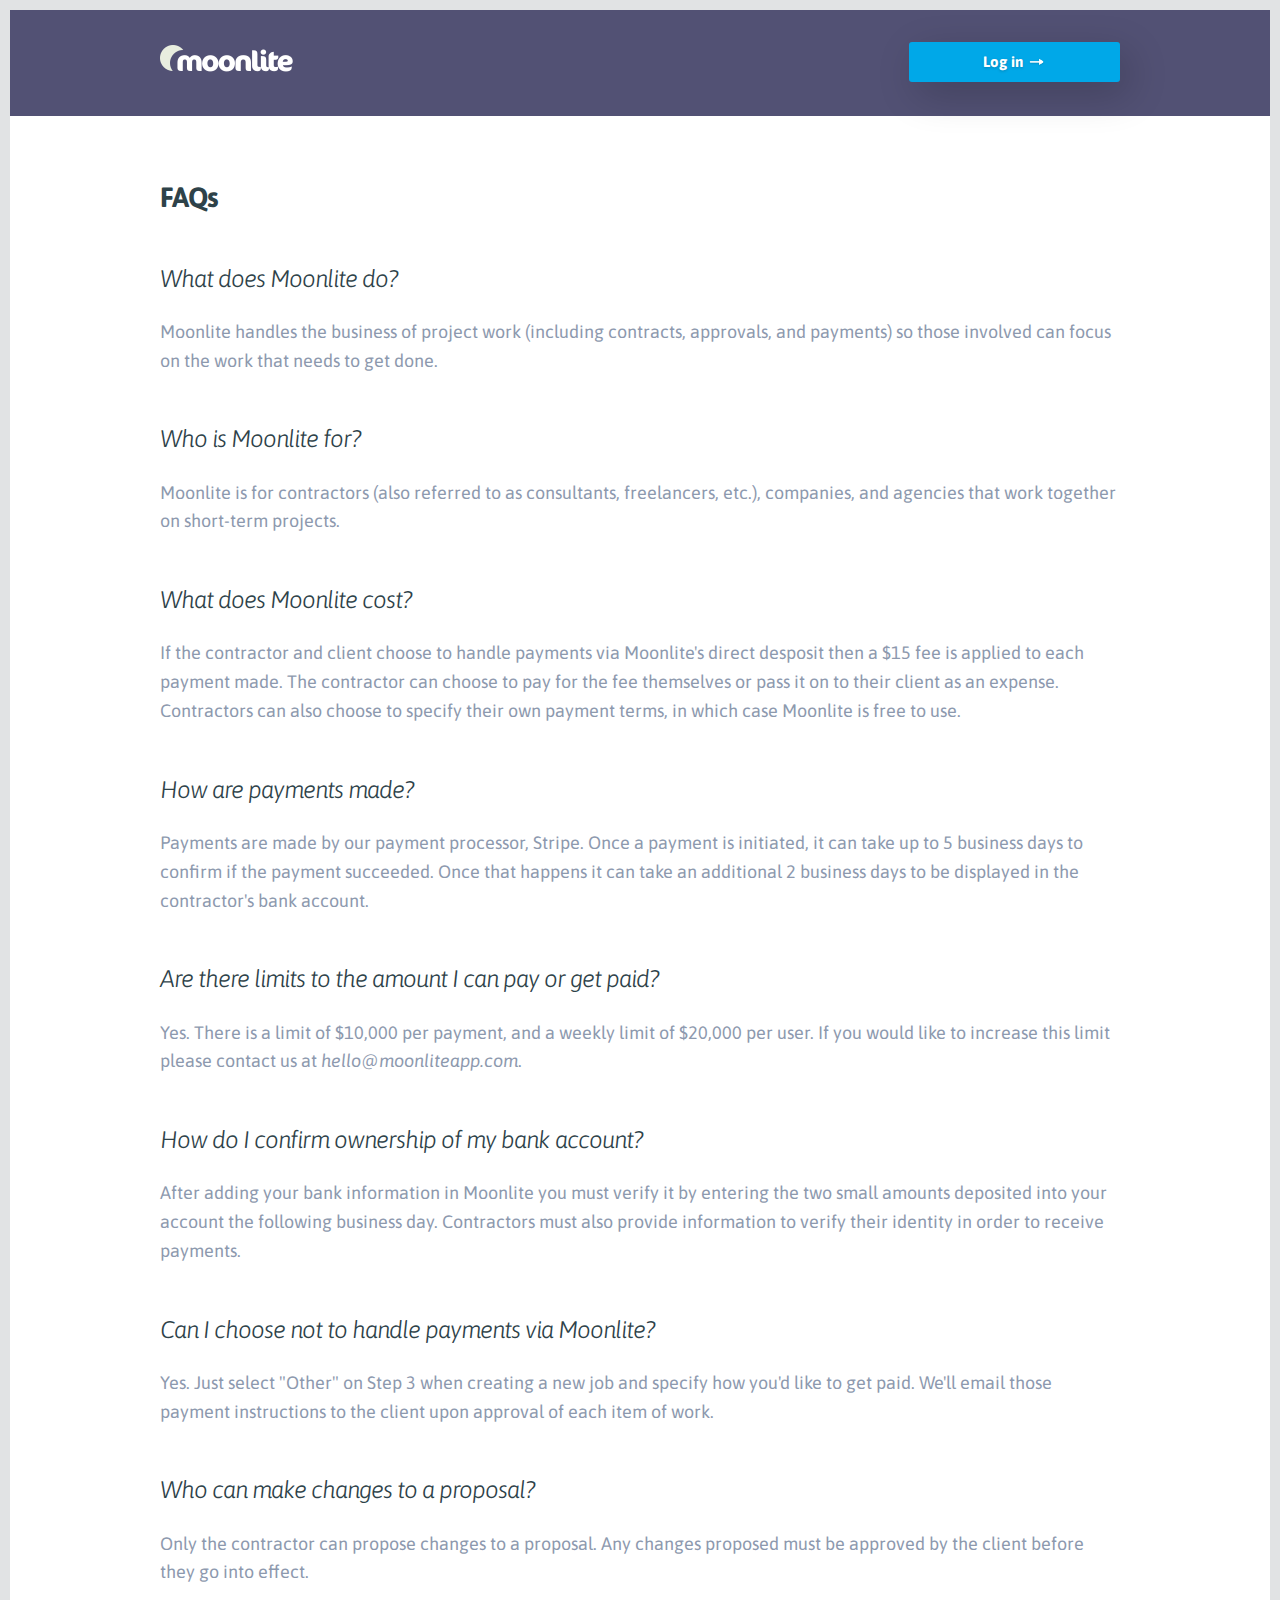
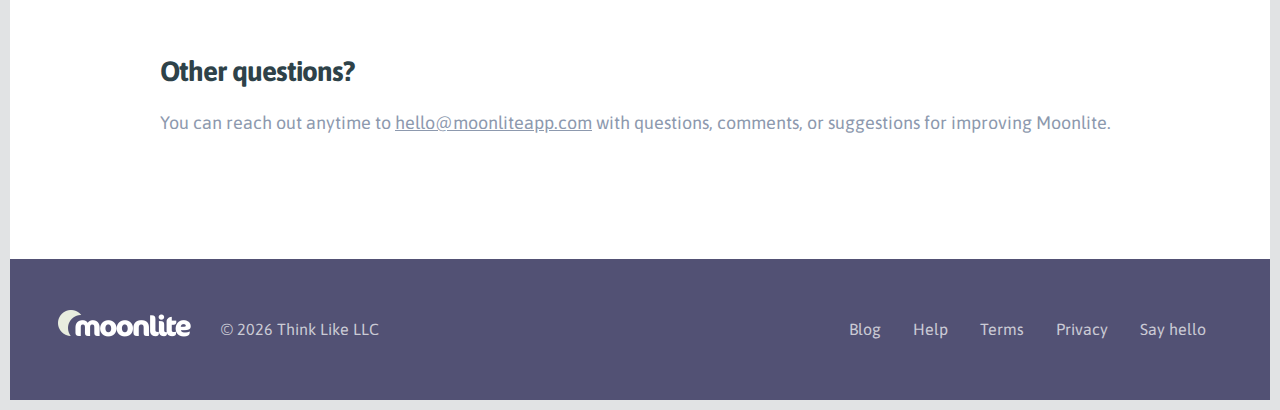
<file: help/index.html>
<!DOCTYPE html>
<html lang="en">
<head>

  <!-- Basic Page Needs
  –––––––––––––––––––––––––––––––––––––––––––––––––– -->
  <meta charset="utf-8">
  <title>Support for Moonlite</title>
  <meta name="description" content="Moonlite enables companies, agencies, and contractors to do business faster.">
  <meta name="author" content="Think Like LLC">

  <!-- Mobile Specific Metas
  –––––––––––––––––––––––––––––––––––––––––––––––––– -->
  <meta name="viewport" content="width=device-width, initial-scale=1">

  <!-- FONT
  –––––––––––––––––––––––––––––––––––––––––––––––––– -->
  <link href="https://fonts.googleapis.com/css?family=Asap:400,400i,700" rel="stylesheet">

  <!-- CSS
  –––––––––––––––––––––––––––––––––––––––––––––––––– -->
  <link rel="stylesheet" href="/css/normalize.css">
  <link rel="stylesheet" href="/css/skeleton.css">
  <link rel="stylesheet" href="/css/styles.css">

  <!-- Favicon
  –––––––––––––––––––––––––––––––––––––––––––––––––– -->
  <link rel="icon" type="image/png" href="/images/favicon.png">

  <!-- Google Analytics
  –––––––––––––––––––––––––––––––––––––––––––––––––– -->
  <script>
    (function(i,s,o,g,r,a,m){i['GoogleAnalyticsObject']=r;i[r]=i[r]||function(){
    (i[r].q=i[r].q||[]).push(arguments)},i[r].l=1*new Date();a=s.createElement(o),
    m=s.getElementsByTagName(o)[0];a.async=1;a.src=g;m.parentNode.insertBefore(a,m)
    })(window,document,'script','//www.google-analytics.com/analytics.js','ga');

    ga('create', 'UA-72224978-1', 'auto');
    ga('send', 'pageview');

  </script>

</head>
<body>

  <!-- Primary Page Layout
  –––––––––––––––––––––––––––––––––––––––––––––––––– -->

  <header>
    <div class="container header">
      <div class="row">
        <div class="nine columns moon">
          <a href="/"><img class="logo" alt="Moonlite" src="/images/logo-dark@2x.png" /></a>
        </div>
        <div class="three columns cta">
          <a href="https://my.moonliteapp.com/" class="button">Log in<img src="/images/arrow-right@2x.png" /></a>
        </div>
      </div>
    </div>
  </header>

  <div class="support">
    <div class="container">
      <div class="row">

        <h2 id="terms">FAQs</h2>

        <h3>What does Moonlite do?</h3>
        <p>Moonlite handles the business of project work (including contracts, approvals, and payments) so those involved can focus on the work that needs to get done.</p>

        <h3>Who is Moonlite for?</h3>
        <p>Moonlite is for contractors (also referred to as consultants, freelancers, etc.), companies, and agencies that work together on short-term projects.</p>

        <h3>What does Moonlite cost?</h3>
        <p>If the contractor and client choose to handle payments via Moonlite's direct desposit then a $15 fee is applied to each payment made. The contractor can choose to pay for the fee themselves or pass it on to their client as an expense. Contractors can also choose to specify their own payment terms, in which case Moonlite is free to use.</p>

        <h3>How are payments made?</h3>
        <p>Payments are made by our payment processor, Stripe. Once a payment is initiated, it can take up to 5 business days to confirm if the payment succeeded. Once that happens it can take an additional 2 business days to be displayed in the contractor's bank account.</p>

        <h3>Are there limits to the amount I can pay or get paid?</h3>
        <p>Yes. There is a limit of $10,000 per payment, and a weekly limit of $20,000 per user. If you would like to increase this limit please contact us at <em>hello@moonliteapp.com</em>.</p>

        <h3>How do I confirm ownership of my bank account?</h3>
        <p>After adding your bank information in Moonlite you must verify it by entering the two small amounts deposited into your account the following business day. Contractors must also provide information to verify their identity in order to receive payments.</p>

        <h3>Can I choose not to handle payments via Moonlite?</h3>
        <p>Yes. Just select "Other" on Step 3 when creating a new job and specify how you'd like to get paid. We'll email those payment instructions to the client upon approval of each item of work.</p>

        <h3>Who can make changes to a proposal?</h3>
        <p>Only the contractor can propose changes to a proposal. Any changes proposed must be approved by the client before they go into effect.</p>

      </div>

      <div class="row">
        <h2 id="privacy">Other questions?</h2>
        <p>You can reach out anytime to <a href="mailto:hello@moonliteapp.com">hello@moonliteapp.com</a> with questions, comments, or suggestions for improving Moonlite.</p>

      </div>
    </div>
  </div>

  <footer>
    <div class="container">
      <div class="row">
        <div class="one-half column">
          <a href="/"><img class="logo" alt="Moonlite" src="/images/logo-dark@2x.png" /></a>
          <p>© <script>document.write(new Date().getFullYear())</script> Think Like LLC</p>
        </div>
        <div class="one-half column">
          <ul>
            <li><a href="https://medium.com/moonlite" target="_blank">Blog</a></li>
            <li><a href="/help/">Help</a></li>
            <li><a href="/terms/">Terms</a></li>
            <li><a href="/privacy/">Privacy</a></li>
            <li><a href="mailto:hello@moonliteapp.com">Say hello</a></li>
          </ul>
        </div>
      </div>
    </div>
  </footer>

<!-- End Document
  –––––––––––––––––––––––––––––––––––––––––––––––––– -->
</body>
</html>
</file>
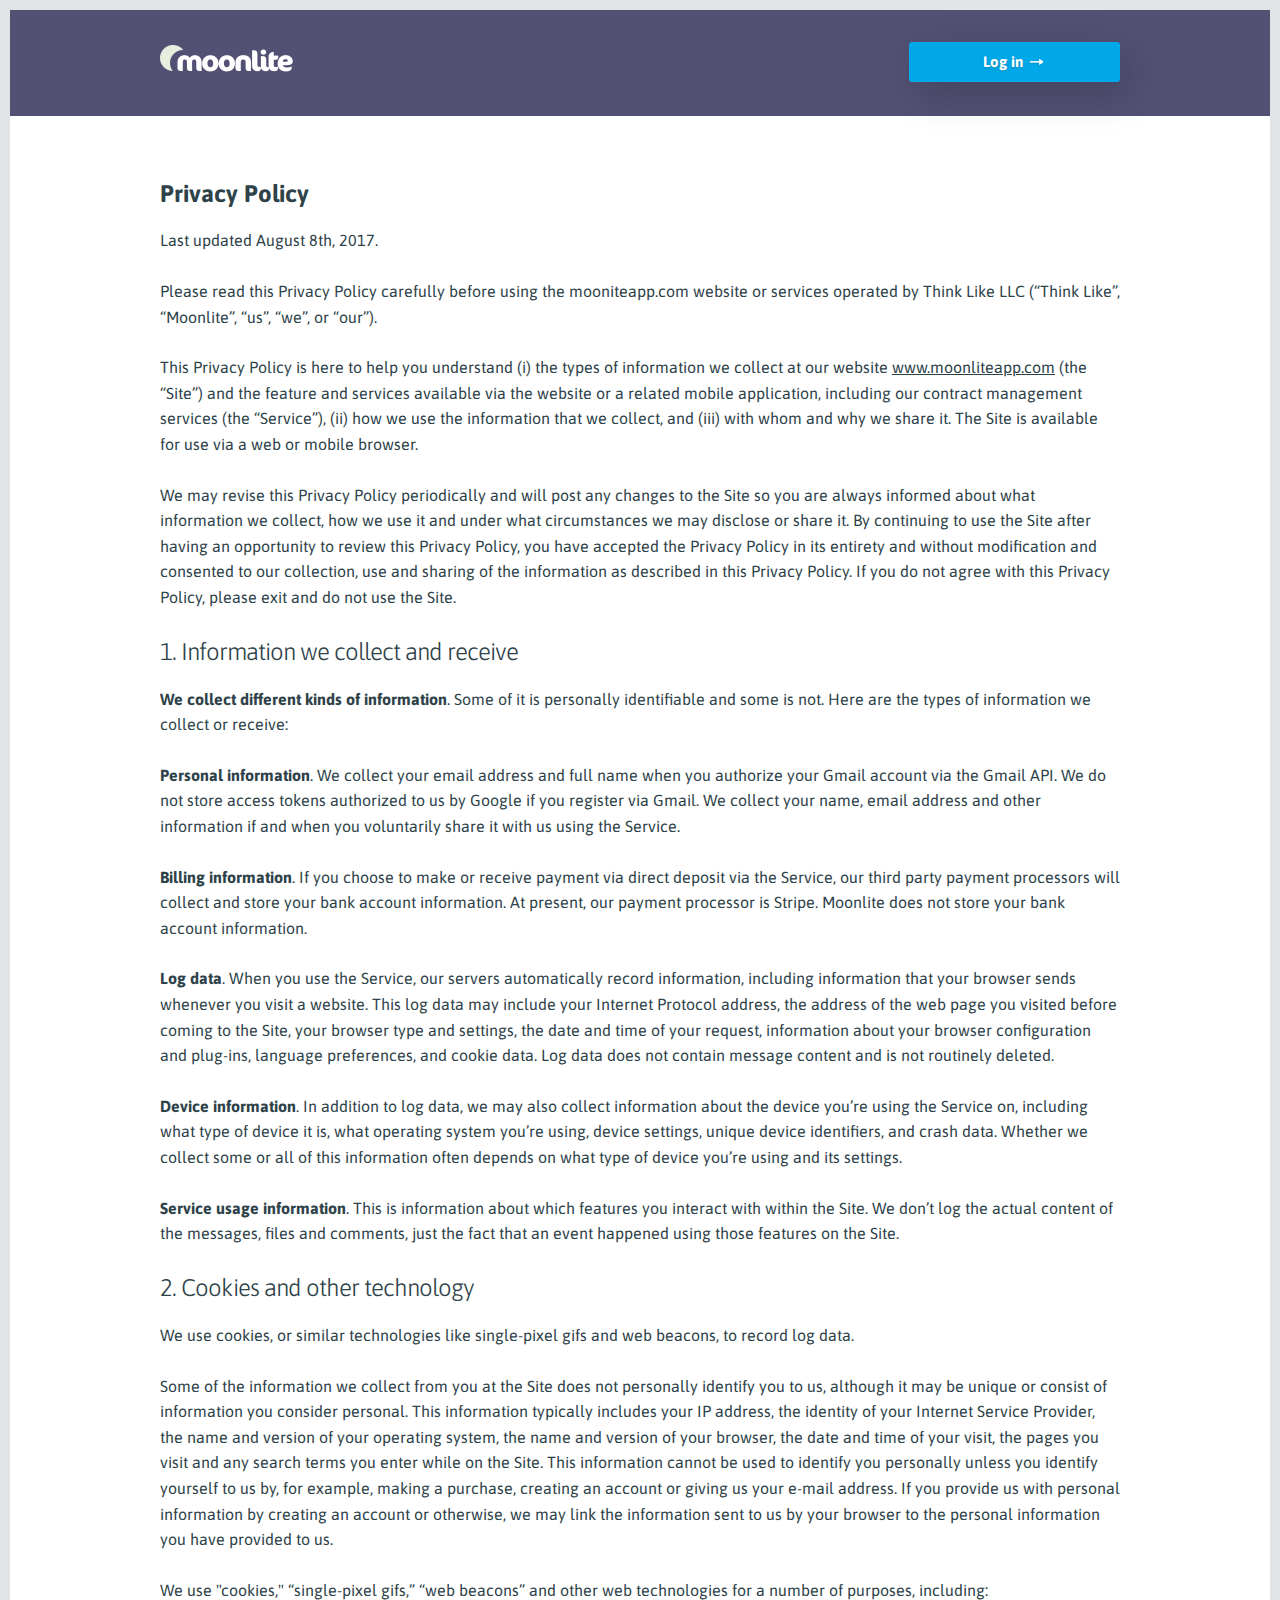
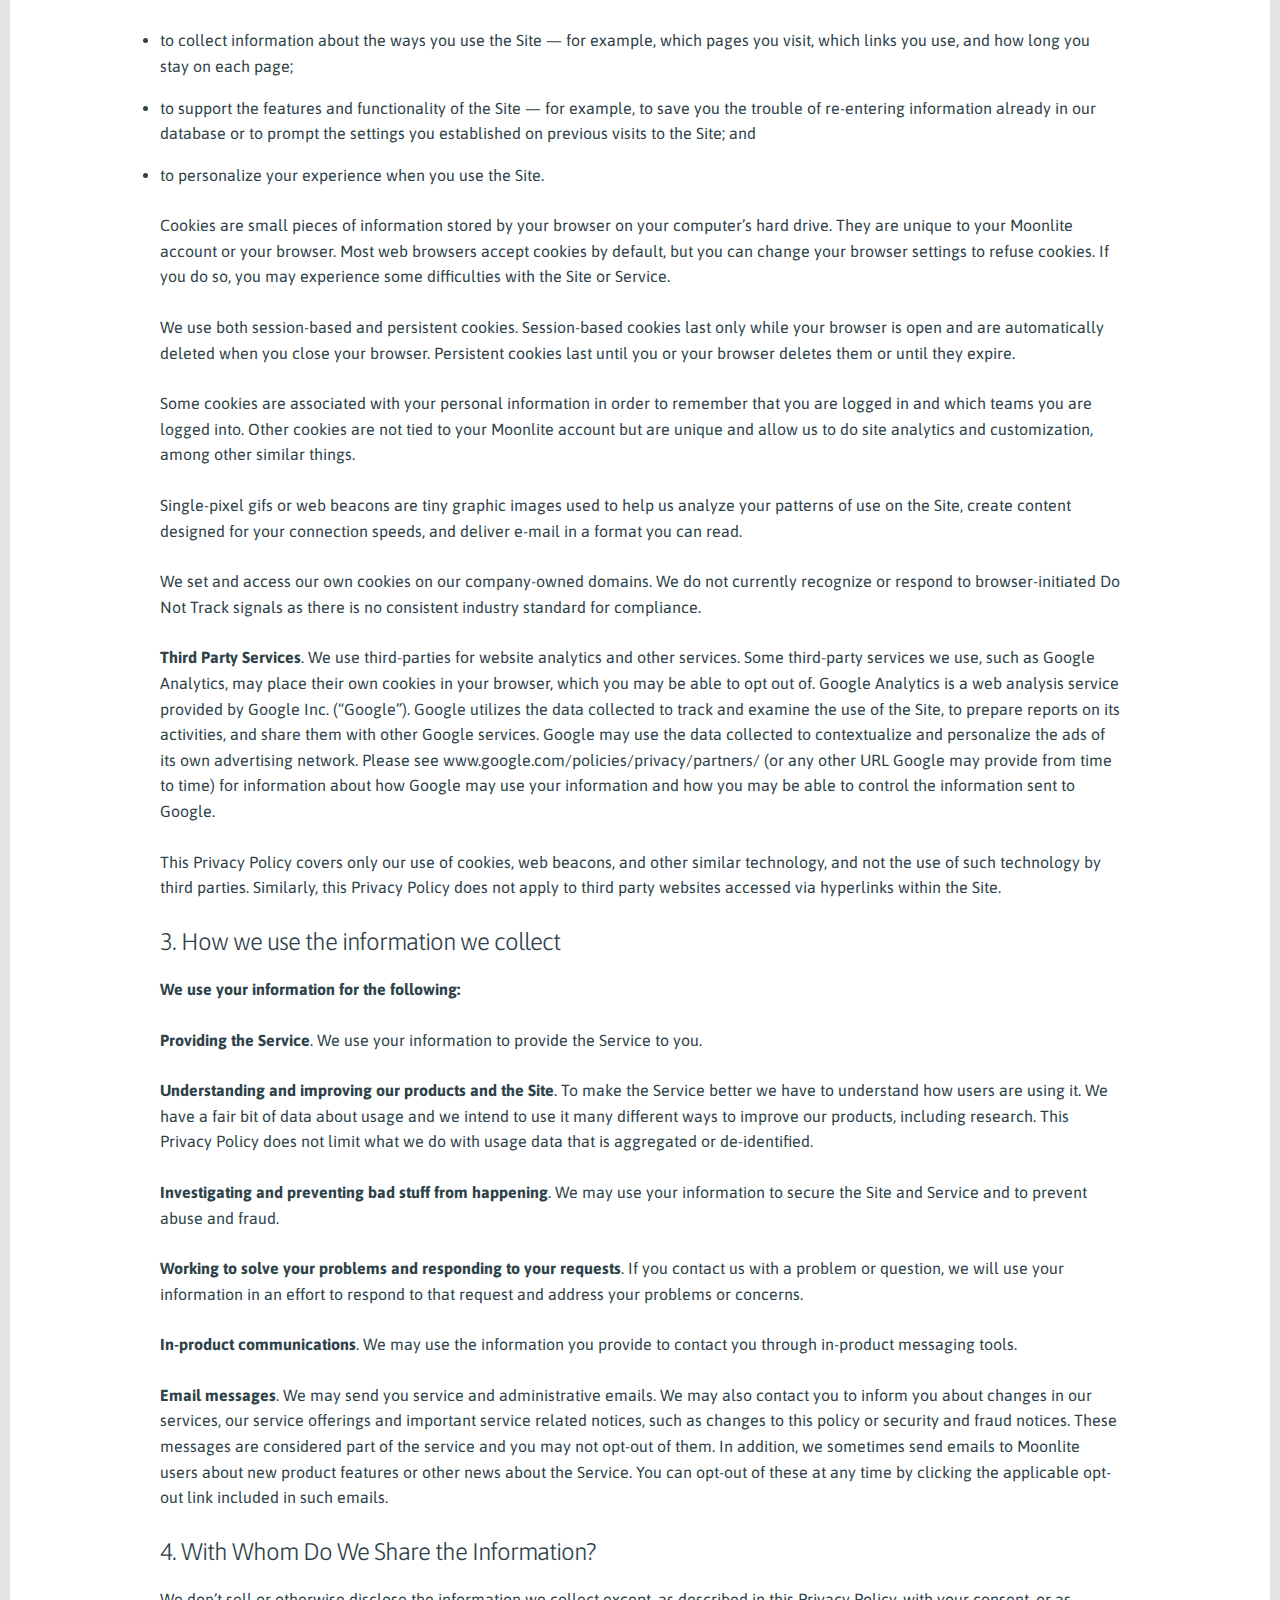
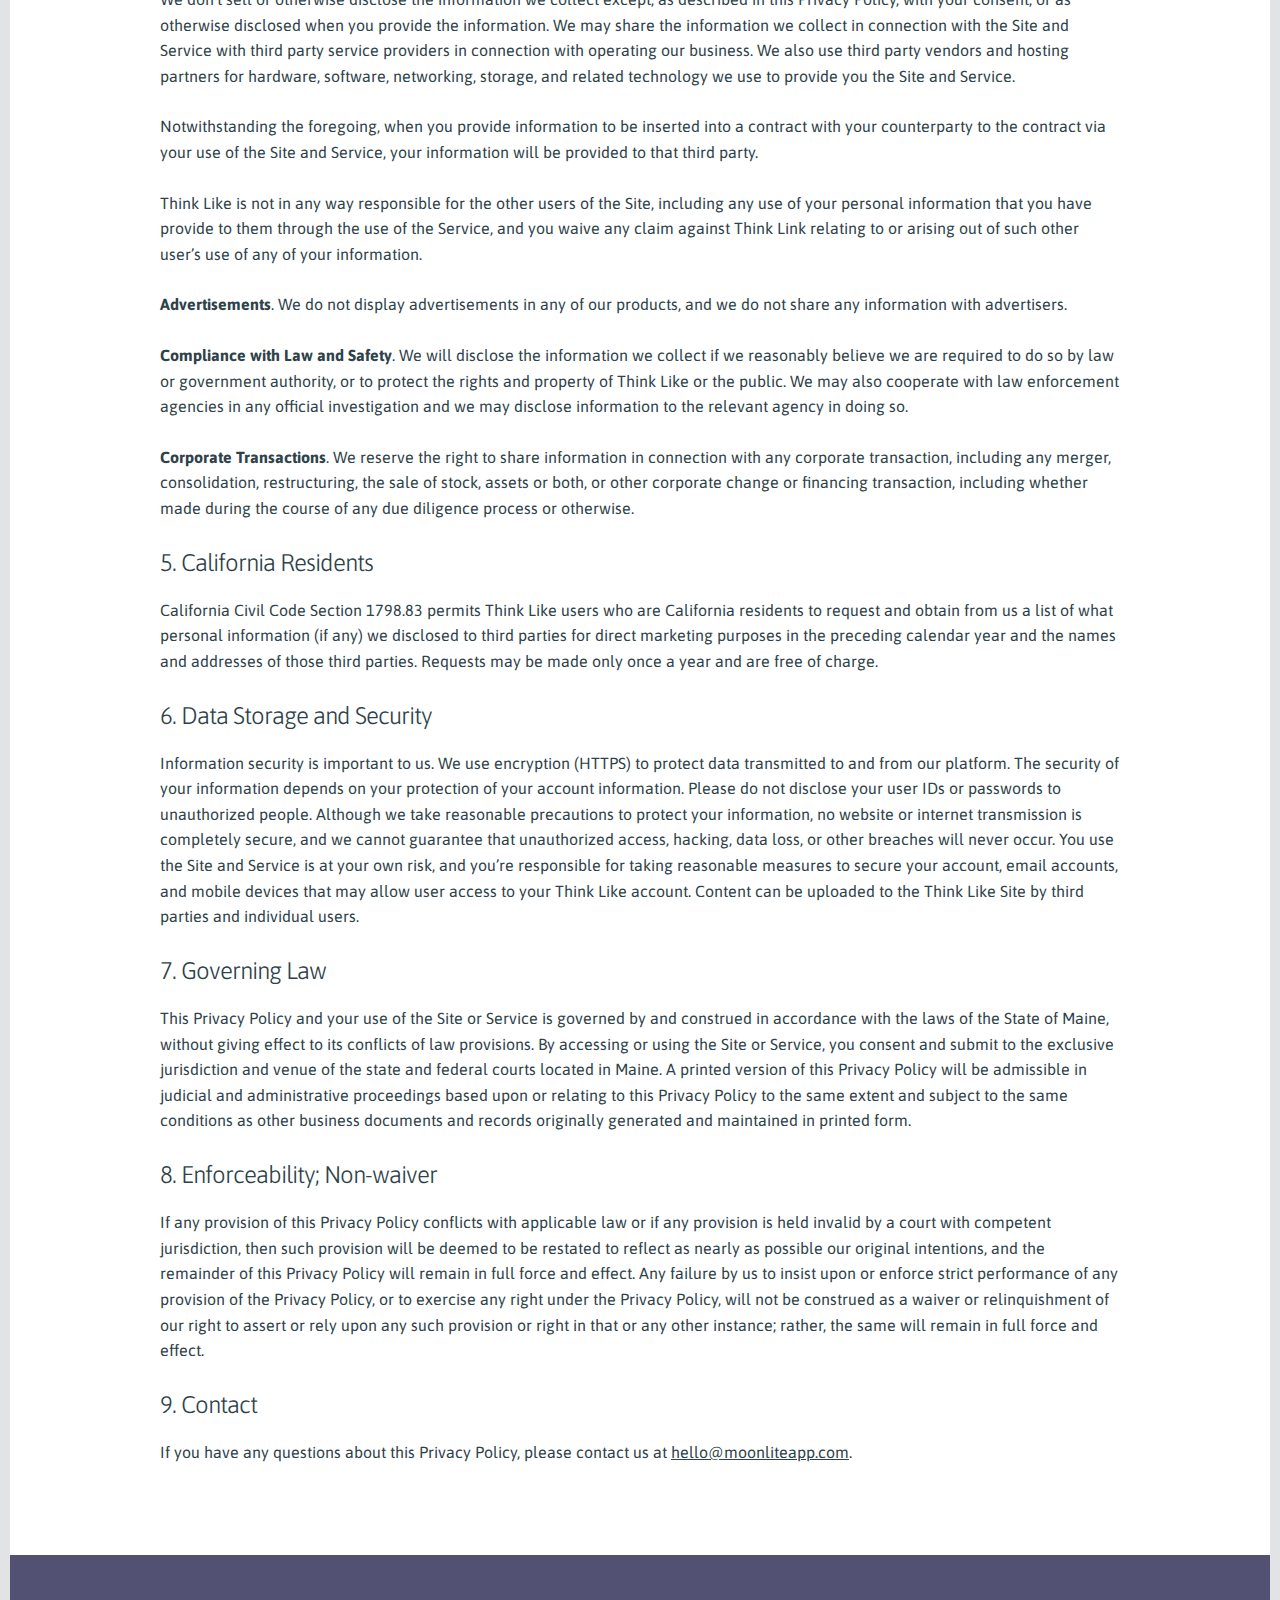
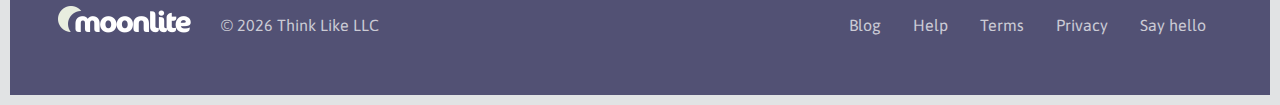
<file: privacy/index.html>
<!DOCTYPE html>
<html lang="en">
<head>

  <!-- Basic Page Needs
  –––––––––––––––––––––––––––––––––––––––––––––––––– -->
  <meta charset="utf-8">
  <title>Privacy Policy | Moonlite</title>
  <meta name="description" content="Moonlite enables companies, agencies, and contractors to do business faster.">
  <meta name="author" content="Think Like LLC">

  <!-- Mobile Specific Metas
  –––––––––––––––––––––––––––––––––––––––––––––––––– -->
  <meta name="viewport" content="width=device-width, initial-scale=1">

  <!-- FONT
  –––––––––––––––––––––––––––––––––––––––––––––––––– -->
  <link href="https://fonts.googleapis.com/css?family=Asap:400,400i,700" rel="stylesheet">

  <!-- CSS
  –––––––––––––––––––––––––––––––––––––––––––––––––– -->
  <link rel="stylesheet" href="/css/normalize.css">
  <link rel="stylesheet" href="/css/skeleton.css">
  <link rel="stylesheet" href="/css/styles.css">

  <!-- Favicon
  –––––––––––––––––––––––––––––––––––––––––––––––––– -->
  <link rel="icon" type="image/png" href="/images/favicon.png">

  <!-- Google Analytics
  –––––––––––––––––––––––––––––––––––––––––––––––––– -->
  <script>
    (function(i,s,o,g,r,a,m){i['GoogleAnalyticsObject']=r;i[r]=i[r]||function(){
    (i[r].q=i[r].q||[]).push(arguments)},i[r].l=1*new Date();a=s.createElement(o),
    m=s.getElementsByTagName(o)[0];a.async=1;a.src=g;m.parentNode.insertBefore(a,m)
    })(window,document,'script','//www.google-analytics.com/analytics.js','ga');

    ga('create', 'UA-72224978-1', 'auto');
    ga('send', 'pageview');

  </script>

</head>
<body>

  <!-- Primary Page Layout
  –––––––––––––––––––––––––––––––––––––––––––––––––– -->

  <header>
    <div class="container header">
      <div class="row">
        <div class="nine columns moon">
          <a href="/"><img class="logo" alt="Moonlite" src="/images/logo-dark@2x.png" /></a>
        </div>
        <div class="three columns cta">
          <a href="https://my.moonliteapp.com/" class="button">Log in<img src="/images/arrow-right@2x.png" /></a>
        </div>
      </div>
    </div>
  </header>

  <div class="legal">
    <div class="container">
      <div class="row">
        <h1>Privacy Policy</h1>

        <p>Last updated August 8th, 2017.</p>
        <p>Please read this Privacy Policy carefully before using the mooniteapp.com website or services operated by Think Like LLC (“Think Like”, “Moonlite”, “us”, “we”, or “our”).</p>
        <p>This Privacy Policy is here to help you understand (i) the types of information we collect at our website <a href="http://www.moonliteapp.com/">www.moonliteapp.com</a> (the “Site”) and the feature and services available via the website or a related mobile application, including our contract management services (the “Service”), (ii) how we use the information that we collect, and (iii) with whom and why we share it. The Site is available for use via a web or mobile browser.</p>
        <p>We may revise this Privacy Policy periodically and will post any changes to the Site so you are always informed about what information we collect, how we use it and under what circumstances we may disclose or share it. By continuing to use the Site after having an opportunity to review this Privacy Policy, you have accepted the Privacy Policy in its entirety and without modification and consented to our collection, use and sharing of the information as described in this Privacy Policy. If you do not agree with this Privacy Policy, please exit and do not use the Site.</p>

        <h3>1. Information we collect and receive</h3>
        <p><b>We collect different kinds of information</b>. Some of it is personally identifiable and some is not. Here are the types of information we collect or receive:</p>
        <p><b>Personal information</b>. We collect your email address and full name when you authorize your Gmail account via the Gmail API. We do not store access tokens authorized to us by Google if you register via Gmail. We collect your name, email address and other information if and when you voluntarily share it with us using the Service.</p>
        <p><b>Billing information</b>. If you choose to make or receive payment via direct deposit via the Service, our third party payment processors will collect and store your bank account information. At present, our payment processor is Stripe. Moonlite does not store your bank account information.</p>
        <p><b>Log data</b>. When you use the Service, our servers automatically record information, including information that your browser sends whenever you visit a website. This log data may include your Internet Protocol address, the address of the web page you visited before coming to the Site, your browser type and settings, the date and time of your request, information about your browser configuration and plug-ins, language preferences, and cookie data. Log data does not contain message content and is not routinely deleted.</p>
        <p><b>Device information</b>. In addition to log data, we may also collect information about the device you’re using the Service on, including what type of device it is, what operating system you’re using, device settings, unique device identifiers, and crash data. Whether we collect some or all of this information often depends on what type of device you’re using and its settings.</p>
        <p><b>Service usage information</b>. This is information about which features you interact with within the Site. We don’t log the actual content of the messages, files and comments, just the fact that an event happened using those features on the Site.</p>

        <h3>2. Cookies and other technology</h3>
        <p>We use cookies, or similar technologies like single-pixel gifs and web beacons, to record log data.</p>
        <p>Some of the information we collect from you at the Site does not personally identify you to us, although it may be unique or consist of information you consider personal. This information typically includes your IP address, the identity of your Internet Service Provider, the name and version of your operating system, the name and version of your browser, the date and time of your visit, the pages you visit and any search terms you enter while on the Site. This information cannot be used to identify you personally unless you identify yourself to us by, for example, making a purchase, creating an account or giving us your e-mail address. If you provide us with personal information by creating an account or otherwise, we may link the information sent to us by your browser to the personal information you have provided to us.</p>
        <p>We use "cookies," “single-pixel gifs,” “web beacons” and other web technologies for a number of purposes, including:</p>
        <ul>
          <li>to collect information about the ways you use the Site — for example, which pages you visit, which links you use, and how long you stay on each page;</li>
          <li>to support the features and functionality of the Site — for example, to save you the trouble of re-entering information already in our database or to prompt the settings you established on previous visits to the Site; and</li>
          <li>to personalize your experience when you use the Site.</li>
        </ul>
        <p>Cookies are small pieces of information stored by your browser on your computer’s hard drive. They are unique to your Moonlite account or your browser. Most web browsers accept cookies by default, but you can change your browser settings to refuse cookies. If you do so, you may experience some difficulties with the Site or Service.</p>
        <p>We use both session-based and persistent cookies. Session-based cookies last only while your browser is open and are automatically deleted when you close your browser. Persistent cookies last until you or your browser deletes them or until they expire.</p>
        <p>Some cookies are associated with your personal information in order to remember that you are logged in and which teams you are logged into. Other cookies are not tied to your Moonlite account but are unique and allow us to do site analytics and customization, among other similar things.</p>
        <p>Single-pixel gifs or web beacons are tiny graphic images used to help us analyze your patterns of use on the Site, create content designed for your connection speeds, and deliver e-mail in a format you can read.</p>
        <p>We set and access our own cookies on our company-owned domains. We do not currently recognize or respond to browser-initiated Do Not Track signals as there is no consistent industry standard for compliance.</p>
        <p><b>Third Party Services</b>. We use third-parties for website analytics and other services. Some third-party services we use, such as Google Analytics, may place their own cookies in your browser, which you may be able to opt out of. Google Analytics is a web analysis service provided by Google Inc. (“Google”). Google utilizes the data collected to track and examine the use of the Site, to prepare reports on its activities, and share them with other Google services. Google may use the data collected to contextualize and personalize the ads of its own advertising network. Please see www.google.com/policies/privacy/partners/ (or any other URL Google may provide from time to time) for information about how Google may use your information and how you may be able to control the information sent to Google.</p>
        <p>This Privacy Policy covers only our use of cookies, web beacons, and other similar technology, and not the use of such technology by third parties. Similarly, this Privacy Policy does not apply to third party websites accessed via hyperlinks within the Site.</p>

        <h3>3. How we use the information we collect</h3>
        <p><b>We use your information for the following:</b></p>
        <p><b>Providing the Service</b>. We use your information to provide the Service to you.</p>
        <p><b>Understanding and improving our products and the Site</b>. To make the Service better we have to understand how users are using it. We have a fair bit of data about usage and we intend to use it many different ways to improve our products, including research. This Privacy Policy does not limit what we do with usage data that is aggregated or de-identified.</p>
        <p><b>Investigating and preventing bad stuff from happening</b>. We may use your information to secure the Site and Service and to prevent abuse and fraud.</p>
        <p><b>Working to solve your problems and responding to your requests</b>. If you contact us with a problem or question, we will use your information in an effort to respond to that request and address your problems or concerns.</p>
        <p><b>In-product communications</b>. We may use the information you provide to contact you through in-product messaging tools.</p>
        <p><b>Email messages</b>. We may send you service and administrative emails. We may also contact you to inform you about changes in our services, our service offerings and important service related notices, such as changes to this policy or security and fraud notices. These messages are considered part of the service and you may not opt-out of them. In addition, we sometimes send emails to Moonlite users about new product features or other news about the Service. You can opt-out of these at any time by clicking the applicable opt-out link included in such emails.</p>

        <h3>4. With Whom Do We Share the Information?</h3>
        <p>We don’t sell or otherwise disclose the information we collect except, as described in this Privacy Policy, with your consent, or as otherwise disclosed when you provide the information. We may share the information we collect in connection with the Site and Service with third party service providers in connection with operating our business. We also use third party vendors and hosting partners for hardware, software, networking, storage, and related technology we use to provide you the Site and Service.</p>
        <p>Notwithstanding the foregoing, when you provide information to be inserted into a contract with your counterparty to the contract via your use of the Site and Service, your information will be provided to that third party.</p>
        <p>Think Like is not in any way responsible for the other users of the Site, including any use of your personal information that you have provide to them through the use of the Service, and you waive any claim against Think Link relating to or arising out of such other user’s use of any of your information.</p>
        <p><b>Advertisements</b>. We do not display advertisements in any of our products, and we do not share any information with advertisers.</p>
        <p><b>Compliance with Law and Safety</b>. We will disclose the information we collect if we reasonably believe we are required to do so by law or government authority, or to protect the rights and property of Think Like or the public. We may also cooperate with law enforcement agencies in any official investigation and we may disclose information to the relevant agency in doing so.</p>
        <p><b>Corporate Transactions</b>. We reserve the right to share information in connection with any corporate transaction, including any merger, consolidation, restructuring, the sale of stock, assets or both, or other corporate change or financing transaction, including whether made during the course of any due diligence process or otherwise.</p>

        <h3>5. California Residents</h3>
        <p>California Civil Code Section 1798.83 permits Think Like users who are California residents to request and obtain from us a list of what personal information (if any) we disclosed to third parties for direct marketing purposes in the preceding calendar year and the names and addresses of those third parties. Requests may be made only once a year and are free of charge.</p>

        <h3>6. Data Storage and Security</h3>
        <p>Information security is important to us. We use encryption (HTTPS) to protect data transmitted to and from our platform. The security of your information depends on your protection of your account information. Please do not disclose your user IDs or passwords to unauthorized people. Although we take reasonable precautions to protect your information, no website or internet transmission is completely secure, and we cannot guarantee that unauthorized access, hacking, data loss, or other breaches will never occur. You use the Site and Service is at your own risk, and you’re responsible for taking reasonable measures to secure your account, email accounts, and mobile devices that may allow user access to your Think Like account. Content can be uploaded to the Think Like Site by third parties and individual users.</p>

        <h3>7. Governing Law</h3>
        <p>This Privacy Policy and your use of the Site or Service is governed by and construed in accordance with the laws of the State of Maine, without giving effect to its conflicts of law provisions. By accessing or using the Site or Service, you consent and submit to the exclusive jurisdiction and venue of the state and federal courts located in Maine. A printed version of this Privacy Policy will be admissible in judicial and administrative proceedings based upon or relating to this Privacy Policy to the same extent and subject to the same conditions as other business documents and records originally generated and maintained in printed form.</p>

        <h3>8. Enforceability; Non-waiver</h3>
        <p>If any provision of this Privacy Policy conflicts with applicable law or if any provision is held invalid by a court with competent jurisdiction, then such provision will be deemed to be restated to reflect as nearly as possible our original intentions, and the remainder of this Privacy Policy will remain in full force and effect. Any failure by us to insist upon or enforce strict performance of any provision of the Privacy Policy, or to exercise any right under the Privacy Policy, will not be construed as a waiver or relinquishment of our right to assert or rely upon any such provision or right in that or any other instance; rather, the same will remain in full force and effect.</p>

        <h3>9. Contact</h3>
        <p>If you have any questions about this Privacy Policy, please contact us at <a href="mailto:hello@moonliteapp.com">hello@moonliteapp.com</a>.</p>

      </div>
    </div>
  </div>

  <footer>
    <div class="container">
      <div class="row">
        <div class="one-half column">
          <a href="/"><img class="logo" alt="Moonlite" src="/images/logo-dark@2x.png" /></a>
          <p>© <script>document.write(new Date().getFullYear())</script> Think Like LLC</p>
        </div>
        <div class="one-half column">
          <ul>
            <li><a href="https://medium.com/moonlite" target="_blank">Blog</a></li>
            <li><a href="/help/">Help</a></li>
            <li><a href="/terms/">Terms</a></li>
            <li><a href="/privacy/">Privacy</a></li>
            <li><a href="mailto:hello@moonliteapp.com">Say hello</a></li>
          </ul>
        </div>
      </div>
    </div>
  </footer>

<!-- End Document
  –––––––––––––––––––––––––––––––––––––––––––––––––– -->
</body>
</html>
</file>
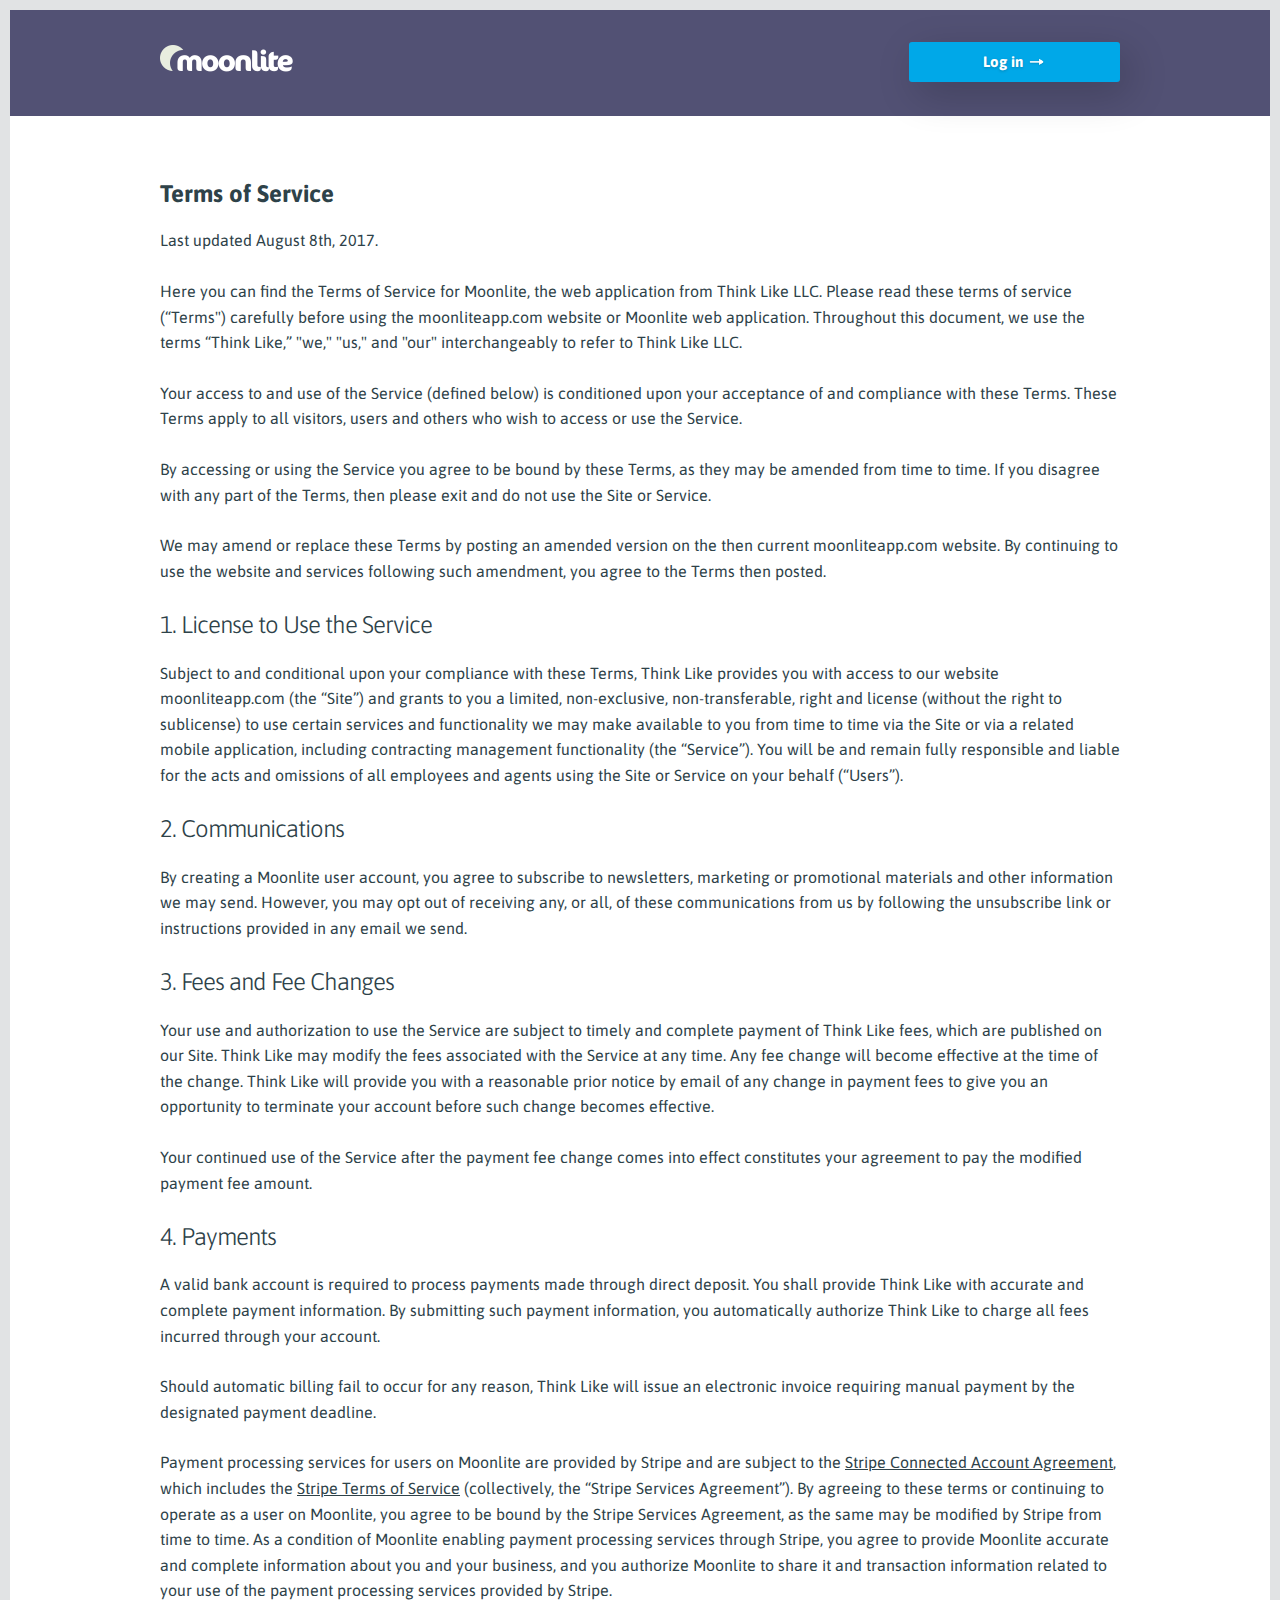
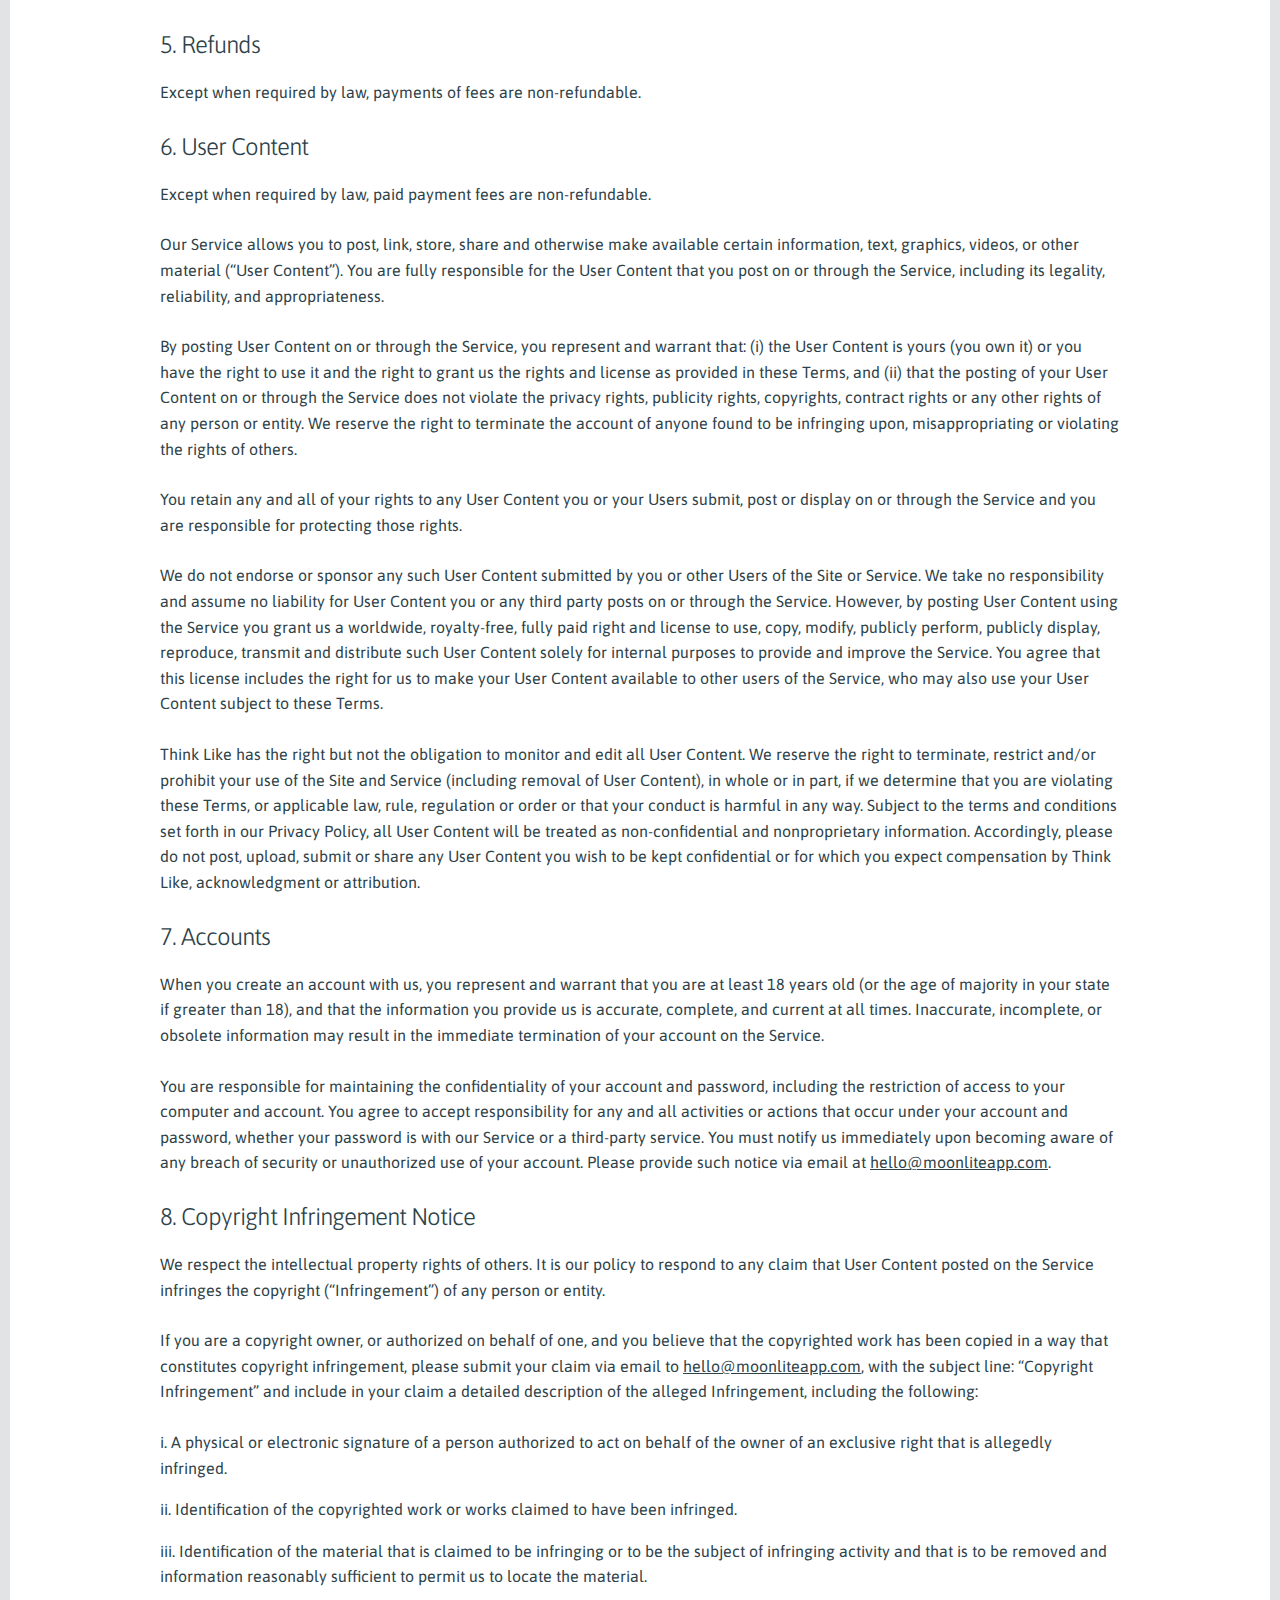
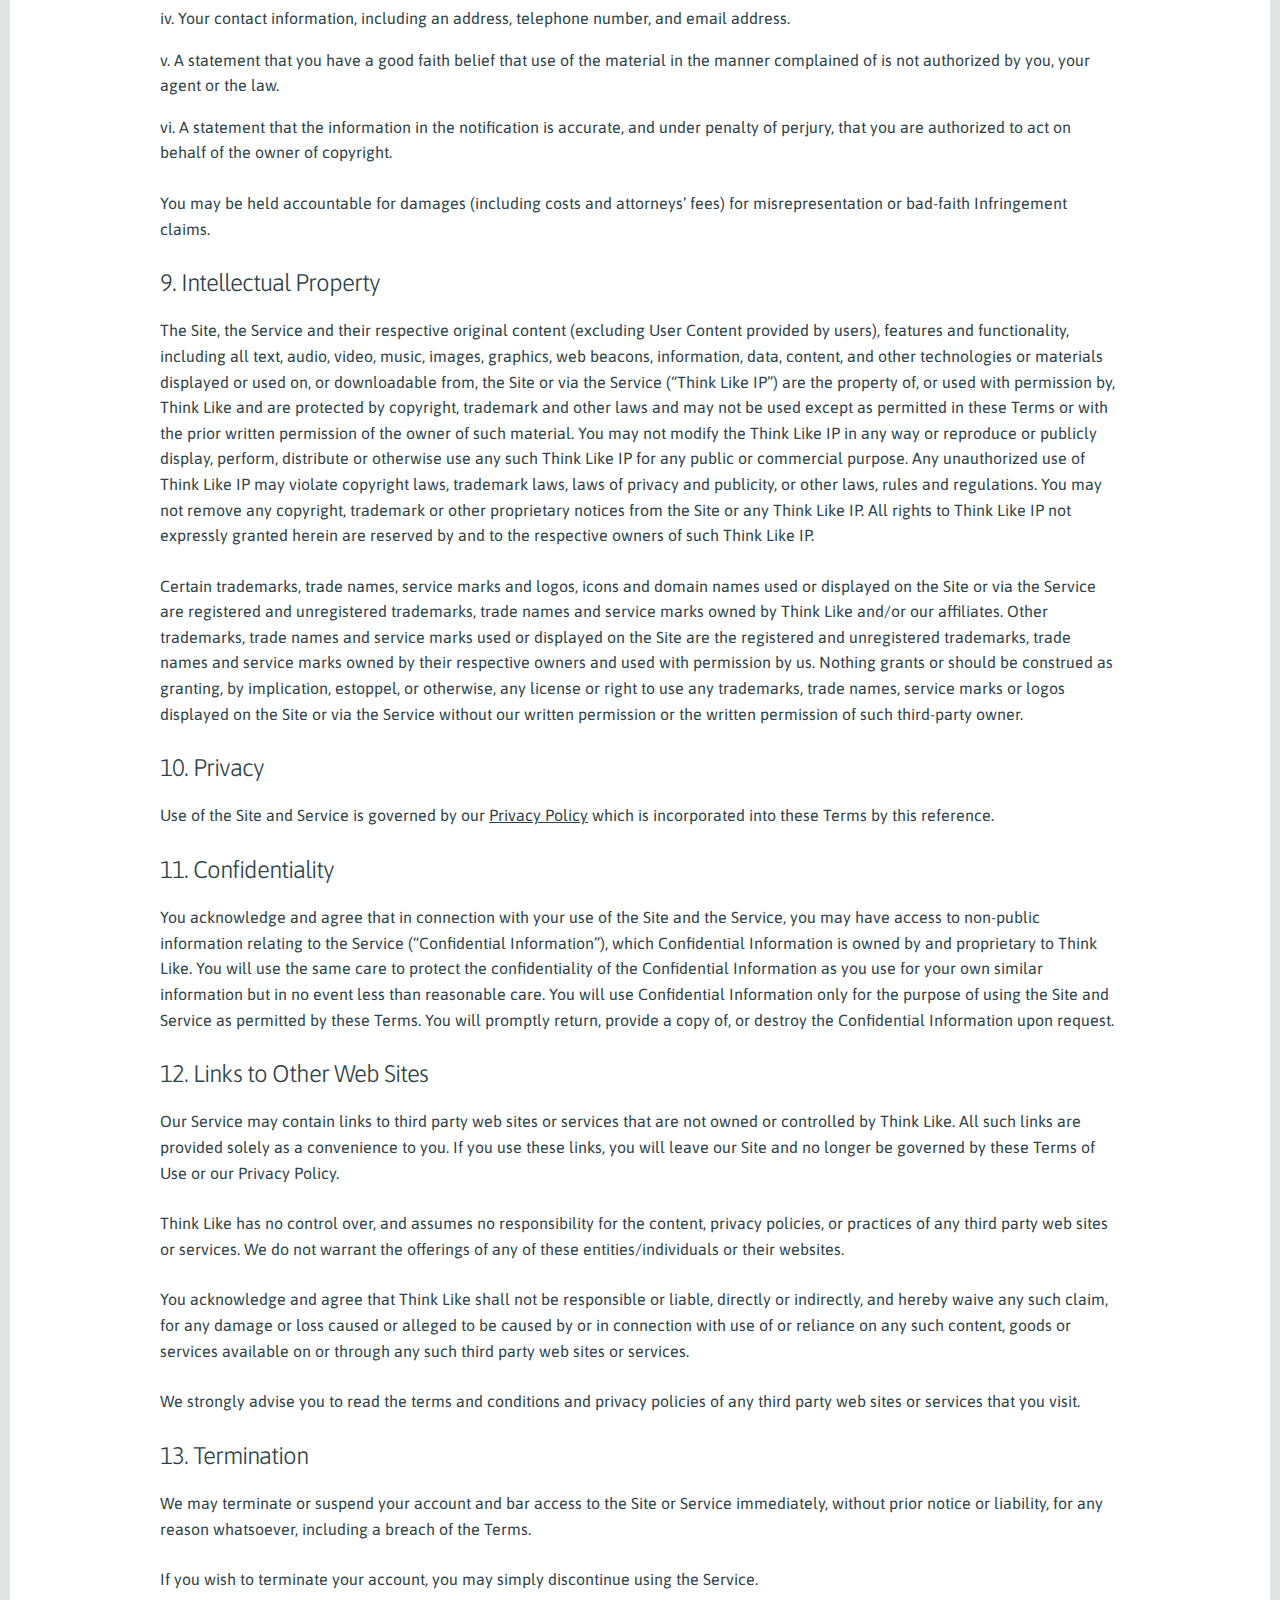
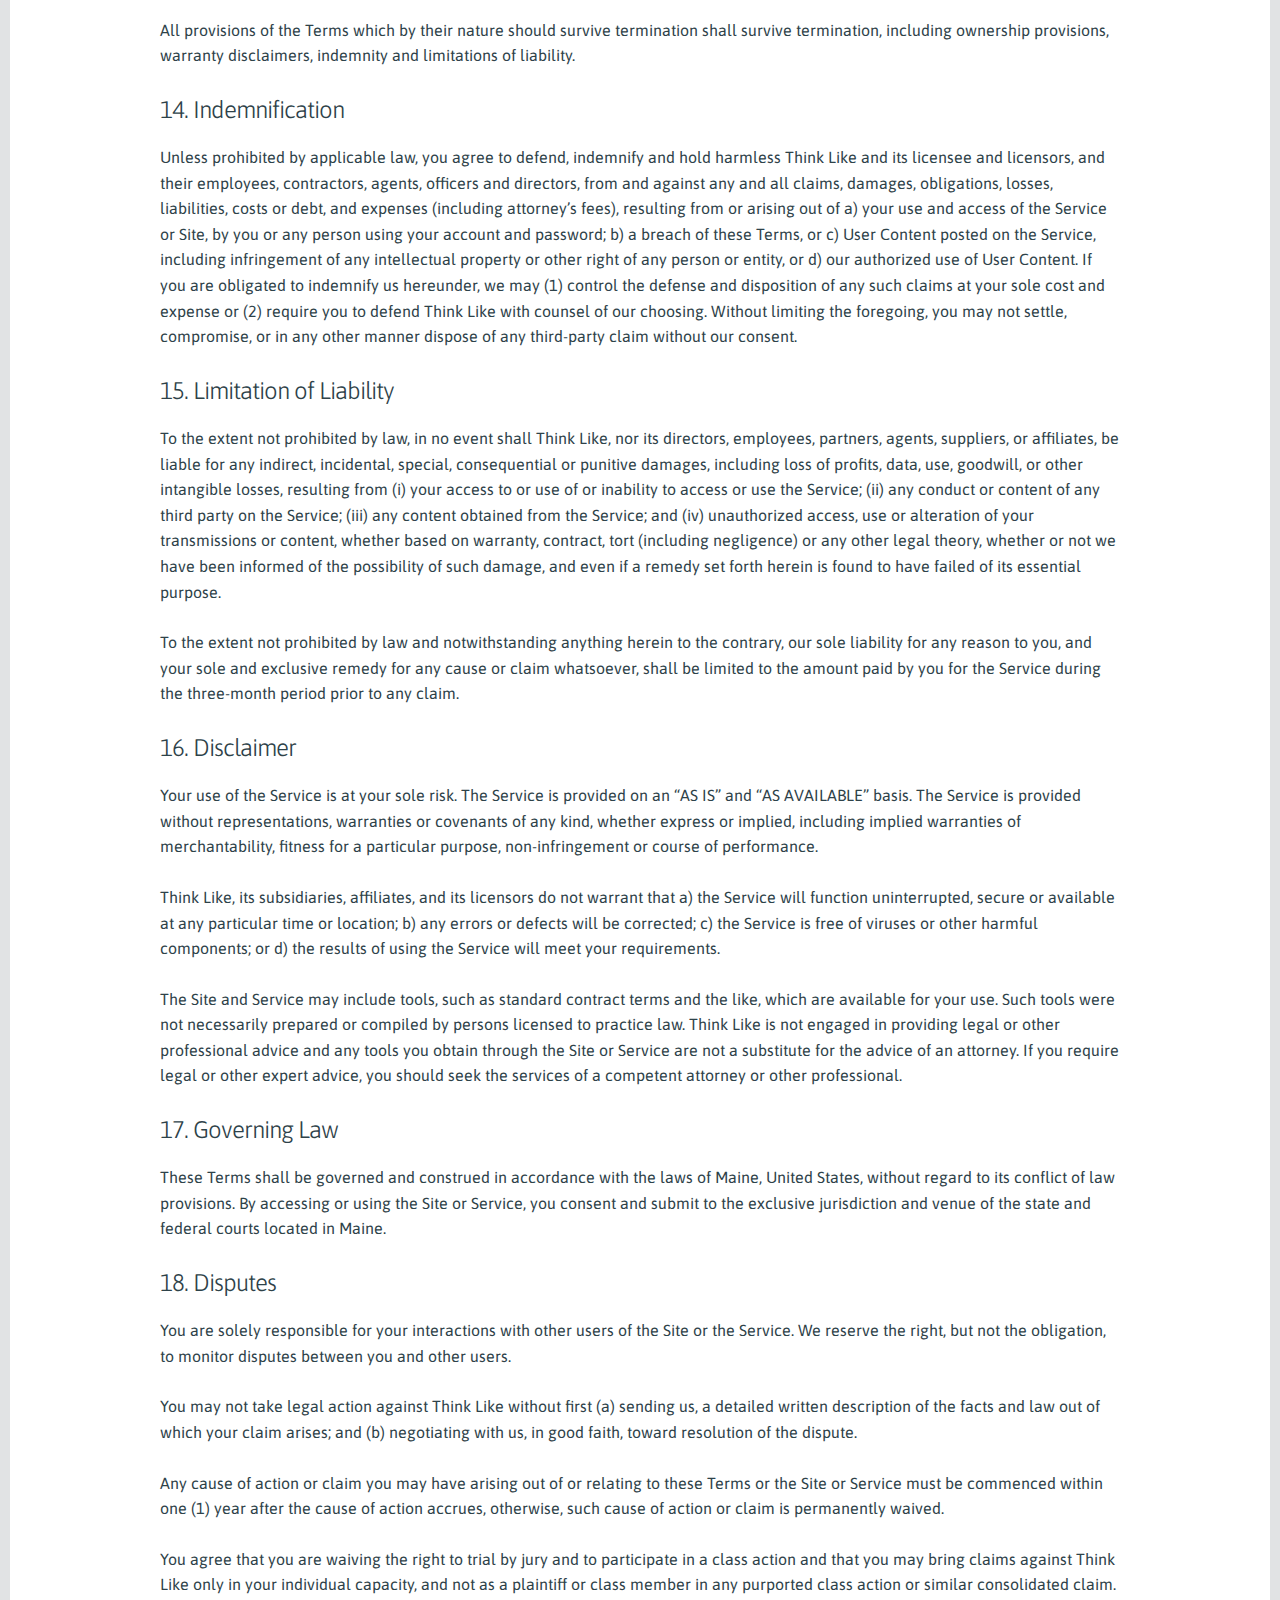
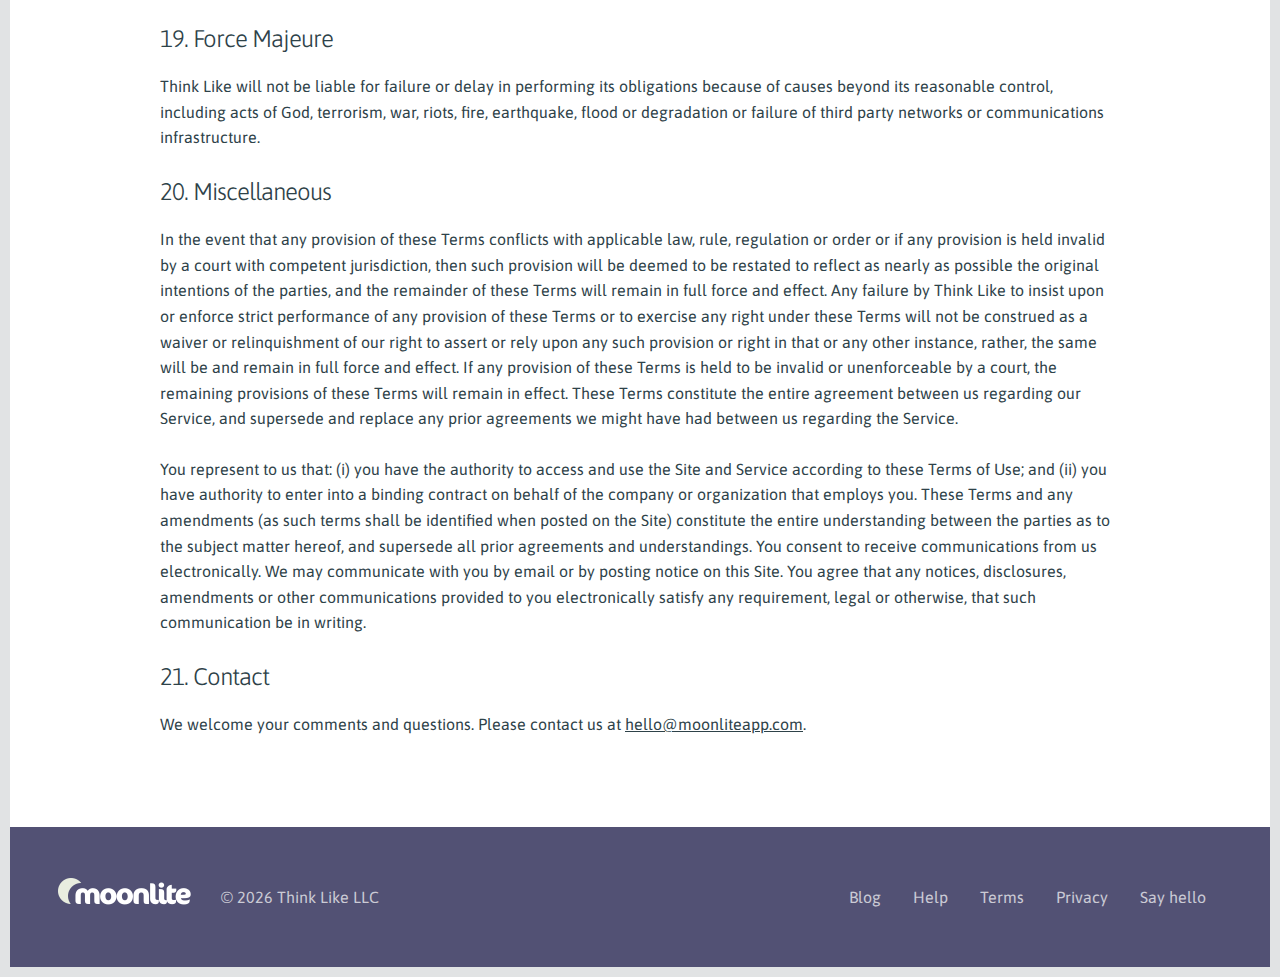
<file: terms/index.html>
<!DOCTYPE html>
<html lang="en">
<head>

  <!-- Basic Page Needs
  –––––––––––––––––––––––––––––––––––––––––––––––––– -->
  <meta charset="utf-8">
  <title>Terms of Service | Moonlite</title>
  <meta name="description" content="Moonlite enables companies, agencies, and contractors to do business faster.">
  <meta name="author" content="Think Like LLC">

  <!-- Mobile Specific Metas
  –––––––––––––––––––––––––––––––––––––––––––––––––– -->
  <meta name="viewport" content="width=device-width, initial-scale=1">

  <!-- FONT
  –––––––––––––––––––––––––––––––––––––––––––––––––– -->
  <link href="https://fonts.googleapis.com/css?family=Asap:400,400i,700" rel="stylesheet">

  <!-- CSS
  –––––––––––––––––––––––––––––––––––––––––––––––––– -->
  <link rel="stylesheet" href="/css/normalize.css">
  <link rel="stylesheet" href="/css/skeleton.css">
  <link rel="stylesheet" href="/css/styles.css">

  <!-- Favicon
  –––––––––––––––––––––––––––––––––––––––––––––––––– -->
  <link rel="icon" type="image/png" href="/images/favicon.png">

  <!-- Google Analytics
  –––––––––––––––––––––––––––––––––––––––––––––––––– -->
  <script>
    (function(i,s,o,g,r,a,m){i['GoogleAnalyticsObject']=r;i[r]=i[r]||function(){
    (i[r].q=i[r].q||[]).push(arguments)},i[r].l=1*new Date();a=s.createElement(o),
    m=s.getElementsByTagName(o)[0];a.async=1;a.src=g;m.parentNode.insertBefore(a,m)
    })(window,document,'script','//www.google-analytics.com/analytics.js','ga');

    ga('create', 'UA-72224978-1', 'auto');
    ga('send', 'pageview');

  </script>

</head>
<body>

  <!-- Primary Page Layout
  –––––––––––––––––––––––––––––––––––––––––––––––––– -->

  <header>
    <div class="container header">
      <div class="row">
        <div class="nine columns moon">
          <a href="/"><img class="logo" alt="Moonlite" src="/images/logo-dark@2x.png" /></a>
        </div>
        <div class="three columns cta">
          <a href="https://my.moonliteapp.com/" class="button">Log in<img src="/images/arrow-right@2x.png" /></a>
        </div>
      </div>
    </div>
  </header>

  <div class="legal">
    <div class="container">
      <div class="row">
        <h1>Terms of Service</h1>

        <p>Last updated August 8th, 2017.</p>
        <p>Here you can find the Terms of Service for Moonlite, the web application from Think Like LLC. Please read these terms of service (“Terms") carefully before using the moonliteapp.com website or Moonlite web application. Throughout this document, we use the terms “Think Like,” "we," "us," and "our" interchangeably to refer to Think Like LLC.</p>
        <p>Your access to and use of the Service (defined below) is conditioned upon your acceptance of and compliance with these Terms. These Terms apply to all visitors, users and others who wish to access or use the Service.</p>
        <p>By accessing or using the Service you agree to be bound by these Terms, as they may be amended from time to time. If you disagree with any part of the Terms, then please exit and do not use the Site or Service.</p>
        <p>We may amend or replace these Terms by posting an amended version on the then current moonliteapp.com website. By continuing to use the website and services following such amendment, you agree to the Terms then posted.</p>

        <h3>1. License to Use the Service</h3>
        <p>Subject to and conditional upon your compliance with these Terms, Think Like provides you with access to our website moonliteapp.com (the “Site”) and grants to you a limited, non-exclusive, non-transferable, right and license (without the right to sublicense) to use certain services and functionality we may make available to you from time to time via the Site or via a related mobile application, including contracting management functionality (the “Service”). You will be and remain fully responsible and liable for the acts and omissions of all employees and agents using the Site or Service on your behalf (“Users”).</p>

        <h3>2. Communications</h3>
        <p>By creating a Moonlite user account, you agree to subscribe to newsletters, marketing or promotional materials and other information we may send. However, you may opt out of receiving any, or all, of these communications from us by following the unsubscribe link or instructions provided in any email we send.</p>

        <h3>3. Fees and Fee Changes</h3>
        <p>Your use and authorization to use the Service are subject to timely and complete payment of Think Like fees, which are published on our Site. Think Like may modify the fees associated with the Service at any time. Any fee change will become effective at the time of the change. Think Like will provide you with a reasonable prior notice by email of any change in payment fees to give you an opportunity to terminate your account before such change becomes effective.</p>
        <p>Your continued use of the Service after the payment fee change comes into effect constitutes your agreement to pay the modified payment fee amount.</p>

        <h3>4. Payments</h3>
        <p>A valid bank account is required to process payments made through direct deposit. You shall provide Think Like with accurate and complete payment information. By submitting such payment information, you automatically authorize Think Like to charge all fees incurred through your account.</p>
        <p>Should automatic billing fail to occur for any reason, Think Like will issue an electronic invoice requiring manual payment by the designated payment deadline.</p>
        <p>Payment processing services for users on Moonlite are provided by Stripe and are subject to the <a href="https://stripe.com/us/connect-account/legal" target="_blank">Stripe Connected Account Agreement</a>, which includes the <a href="https://stripe.com/us/legal" target="_blank">Stripe Terms of Service</a> (collectively, the “Stripe Services Agreement”). By agreeing to these terms or continuing to operate as a user on Moonlite, you agree to be bound by the Stripe Services Agreement, as the same may be modified by Stripe from time to time. As a condition of Moonlite enabling payment processing services through Stripe, you agree to provide Moonlite accurate and complete information about you and your business, and you authorize Moonlite to share it and transaction information related to your use of the payment processing services provided by Stripe.</p>

        <h3>5. Refunds</h3>
        <p>Except when required by law, payments of fees are non-refundable.</p>

        <h3>6. User Content</h3>
        <p>Except when required by law, paid payment fees are non-refundable.</p>
        <p>Our Service allows you to post, link, store, share and otherwise make available certain information, text, graphics, videos, or other material (“User Content”). You are fully responsible for the User Content that you post on or through the Service, including its legality, reliability, and appropriateness.</p>
        <p>By posting User Content on or through the Service, you represent and warrant that: (i) the User Content is yours (you own it) or you have the right to use it and the right to grant us the rights and license as provided in these Terms, and (ii) that the posting of your User Content on or through the Service does not violate the privacy rights, publicity rights, copyrights, contract rights or any other rights of any person or entity. We reserve the right to terminate the account of anyone found to be infringing upon, misappropriating or violating the rights of others.</p>
        <p>You retain any and all of your rights to any User Content you or your Users submit, post or display on or through the Service and you are responsible for protecting those rights.</p>
        <p>We do not endorse or sponsor any such User Content submitted by you or other Users of the Site or Service. We take no responsibility and assume no liability for User Content you or any third party posts on or through the Service. However, by posting User Content using the Service you grant us a worldwide, royalty-free, fully paid right and license to use, copy, modify, publicly perform, publicly display, reproduce, transmit and distribute such User Content solely for internal purposes to provide and improve the Service. You agree that this license includes the right for us to make your User Content available to other users of the Service, who may also use your User Content subject to these Terms.</p>
        <p>Think Like has the right but not the obligation to monitor and edit all User Content. We reserve the right to terminate, restrict and/or prohibit your use of the Site and Service (including removal of User Content), in whole or in part, if we determine that you are violating these Terms, or applicable law, rule, regulation or order or that your conduct is harmful in any way. Subject to the terms and conditions set forth in our Privacy Policy, all User Content will be treated as non-confidential and nonproprietary information. Accordingly, please do not post, upload, submit or share any User Content you wish to be kept confidential or for which you expect compensation by Think Like, acknowledgment or attribution.</p>

        <h3>7. Accounts</h3>
        <p>When you create an account with us, you represent and warrant that you are at least 18 years old (or the age of majority in your state if greater than 18), and that the information you provide us is accurate, complete, and current at all times. Inaccurate, incomplete, or obsolete information may result in the immediate termination of your account on the Service.</p>
        <p>You are responsible for maintaining the confidentiality of your account and password, including the restriction of access to your computer and account. You agree to accept responsibility for any and all activities or actions that occur under your account and password, whether your password is with our Service or a third-party service. You must notify us immediately upon becoming aware of any breach of security or unauthorized use of your account. Please provide such notice via email at <a href="mailto:hello@moonliteapp.com">hello@moonliteapp.com</a>.</p>

        <h3>8. Copyright Infringement Notice</h3>
        <p>We respect the intellectual property rights of others. It is our policy to respond to any claim that User Content posted on the Service infringes the copyright (“Infringement”) of any person or entity.</p>
        <p>If you are a copyright owner, or authorized on behalf of one, and you believe that the copyrighted work has been copied in a way that constitutes copyright infringement, please submit your claim via email to <a href="mailto:hello@moonliteapp.com">hello@moonliteapp.com</a>, with the subject line: “Copyright Infringement” and include in your claim a detailed description of the alleged Infringement, including the following:</p>
        <ol>
          <li>A physical or electronic signature of a person authorized to act on behalf of the owner of an exclusive right that is allegedly infringed.</li>
          <li>Identification of the copyrighted work or works claimed to have been infringed.</li>
          <li>Identification of the material that is claimed to be infringing or to be the subject of infringing activity and that is to be removed and information reasonably sufficient to permit us to locate the material.</li>
          <li>Your contact information, including an address, telephone number, and email address.</li>
          <li>A statement that you have a good faith belief that use of the material in the manner complained of is not authorized by you, your agent or the law.</li>
          <li>A statement that the information in the notification is accurate, and under penalty of perjury, that you are authorized to act on behalf of the owner of copyright.</li>
        </ol>
        <p>You may be held accountable for damages (including costs and attorneys’ fees) for misrepresentation or bad-faith Infringement claims.</p>

        <h3>9. Intellectual Property</h3>
        <p>The Site, the Service and their respective original content (excluding User Content provided by users), features and functionality, including all text, audio, video, music, images, graphics, web beacons, information, data, content, and other technologies or materials displayed or used on, or downloadable from, the Site or via the Service (“Think Like IP”) are the property of, or used with permission by, Think Like and are protected by copyright, trademark and other laws and may not be used except as permitted in these Terms or with the prior written permission of the owner of such material. You may not modify the Think Like IP in any way or reproduce or publicly display, perform, distribute or otherwise use any such Think Like IP for any public or commercial purpose. Any unauthorized use of Think Like IP may violate copyright laws, trademark laws, laws of privacy and publicity, or other laws, rules and regulations. You may not remove any copyright, trademark or other proprietary notices from the Site or any Think Like IP. All rights to Think Like IP not expressly granted herein are reserved by and to the respective owners of such Think Like IP.</p>
        <p>Certain trademarks, trade names, service marks and logos, icons and domain names used or displayed on the Site or via the Service are registered and unregistered trademarks, trade names and service marks owned by Think Like and/or our affiliates. Other trademarks, trade names and service marks used or displayed on the Site are the registered and unregistered trademarks, trade names and service marks owned by their respective owners and used with permission by us. Nothing grants or should be construed as granting, by implication, estoppel, or otherwise, any license or right to use any trademarks, trade names, service marks or logos displayed on the Site or via the Service without our written permission or the written permission of such third-party owner.</p>

        <h3>10. Privacy</h3>
        <p>Use of the Site and Service is governed by our <a href="http://www.moonliteapp.com/privacy/">Privacy Policy</a> which is incorporated into these Terms by this reference.</p>

        <h3>11. Confidentiality</h3>
        <p>You acknowledge and agree that in connection with your use of the Site and the Service, you may have access to non-public information relating to the Service (“Confidential Information”), which Confidential Information is owned by and proprietary to Think Like. You will use the same care to protect the confidentiality of the Confidential Information as you use for your own similar information but in no event less than reasonable care. You will use Confidential Information only for the purpose of using the Site and Service as permitted by these Terms. You will promptly return, provide a copy of, or destroy the Confidential Information upon request.</p>

        <h3>12. Links to Other Web Sites</h3>
        <p>Our Service may contain links to third party web sites or services that are not owned or controlled by Think Like. All such links are provided solely as a convenience to you. If you use these links, you will leave our Site and no longer be governed by these Terms of Use or our Privacy Policy.</p>
        <p>Think Like has no control over, and assumes no responsibility for the content, privacy policies, or practices of any third party web sites or services. We do not warrant the offerings of any of these entities/individuals or their websites.</p>
        <p>You acknowledge and agree that Think Like shall not be responsible or liable, directly or indirectly, and hereby waive any such claim, for any damage or loss caused or alleged to be caused by or in connection with use of or reliance on any such content, goods or services available on or through any such third party web sites or services.</p>
        <p>We strongly advise you to read the terms and conditions and privacy policies of any third party web sites or services that you visit.</p>

        <h3>13. Termination</h3>
        <p>We may terminate or suspend your account and bar access to the Site or Service immediately, without prior notice or liability, for any reason whatsoever, including a breach of the Terms.</p>
        <p>If you wish to terminate your account, you may simply discontinue using the Service.</p>
        <p>All provisions of the Terms which by their nature should survive termination shall survive termination, including ownership provisions, warranty disclaimers, indemnity and limitations of liability.</p>

        <h3>14. Indemnification</h3>
        <p>Unless prohibited by applicable law, you agree to defend, indemnify and hold harmless Think Like and its licensee and licensors, and their employees, contractors, agents, officers and directors, from and against any and all claims, damages, obligations, losses, liabilities, costs or debt, and expenses (including attorney’s fees), resulting from or arising out of a) your use and access of the Service or Site, by you or any person using your account and password; b) a breach of these Terms, or c) User Content posted on the Service, including infringement of any intellectual property or other right of any person or entity, or d) our authorized use of User Content. If you are obligated to indemnify us hereunder, we may (1) control the defense and disposition of any such claims at your sole cost and expense or (2) require you to defend Think Like with counsel of our choosing. Without limiting the foregoing, you may not settle, compromise, or in any other manner dispose of any third-party claim without our consent.</p>

        <h3>15. Limitation of Liability</h3>
        <p>To the extent not prohibited by law, in no event shall Think Like, nor its directors, employees, partners, agents, suppliers, or affiliates, be liable for any indirect, incidental, special, consequential or punitive damages, including loss of profits, data, use, goodwill, or other intangible losses, resulting from (i) your access to or use of or inability to access or use the Service; (ii) any conduct or content of any third party on the Service; (iii) any content obtained from the Service; and (iv) unauthorized access, use or alteration of your transmissions or content, whether based on warranty, contract, tort (including negligence) or any other legal theory, whether or not we have been informed of the possibility of such damage, and even if a remedy set forth herein is found to have failed of its essential purpose.</p>
        <p>To the extent not prohibited by law and notwithstanding anything herein to the contrary, our sole liability for any reason to you, and your sole and exclusive remedy for any cause or claim whatsoever, shall be limited to the amount paid by you for the Service during the three-month period prior to any claim.</p>

        <h3>16. Disclaimer</h3>
        <p>Your use of the Service is at your sole risk. The Service is provided on an “AS IS” and “AS AVAILABLE” basis. The Service is provided without representations, warranties or covenants of any kind, whether express or implied, including implied warranties of merchantability, fitness for a particular purpose, non-infringement or course of performance.</p>
        <p>Think Like, its subsidiaries, affiliates, and its licensors do not warrant that a) the Service will function uninterrupted, secure or available at any particular time or location; b) any errors or defects will be corrected; c) the Service is free of viruses or other harmful components; or d) the results of using the Service will meet your requirements.</p>
        <p>The Site and Service may include tools, such as standard contract terms and the like, which are available for your use. Such tools were not necessarily prepared or compiled by persons licensed to practice law. Think Like is not engaged in providing legal or other professional advice and any tools you obtain through the Site or Service are not a substitute for the advice of an attorney. If you require legal or other expert advice, you should seek the services of a competent attorney or other professional.</p>

        <h3>17. Governing Law</h3>
        <p>These Terms shall be governed and construed in accordance with the laws of Maine, United States, without regard to its conflict of law provisions. By accessing or using the Site or Service, you consent and submit to the exclusive jurisdiction and venue of the state and federal courts located in Maine.</p>

        <h3>18. Disputes</h3>
        <p>You are solely responsible for your interactions with other users of the Site or the Service. We reserve the right, but not the obligation, to monitor disputes between you and other users.</p>
        <p>You may not take legal action against Think Like without first (a) sending us, a detailed written description of the facts and law out of which your claim arises; and (b) negotiating with us, in good faith, toward resolution of the dispute.</p>
        <p>Any cause of action or claim you may have arising out of or relating to these Terms or the Site or Service must be commenced within one (1) year after the cause of action accrues, otherwise, such cause of action or claim is permanently waived.</p>
        <p>You agree that you are waiving the right to trial by jury and to participate in a class action and that you may bring claims against Think Like only in your individual capacity, and not as a plaintiff or class member in any purported class action or similar consolidated claim.</p>

        <h3>19. Force Majeure</h3>
        <p>Think Like will not be liable for failure or delay in performing its obligations because of causes beyond its reasonable control, including acts of God, terrorism, war, riots, fire, earthquake, flood or degradation or failure of third party networks or communications infrastructure.</p>

        <h3>20. Miscellaneous</h3>
        <p>In the event that any provision of these Terms conflicts with applicable law, rule, regulation or order or if any provision is held invalid by a court with competent jurisdiction, then such provision will be deemed to be restated to reflect as nearly as possible the original intentions of the parties, and the remainder of these Terms will remain in full force and effect. Any failure by Think Like to insist upon or enforce strict performance of any provision of these Terms or to exercise any right under these Terms will not be construed as a waiver or relinquishment of our right to assert or rely upon any such provision or right in that or any other instance, rather, the same will be and remain in full force and effect. If any provision of these Terms is held to be invalid or unenforceable by a court, the remaining provisions of these Terms will remain in effect. These Terms constitute the entire agreement between us regarding our Service, and supersede and replace any prior agreements we might have had between us regarding the Service.</p>
        <p>You represent to us that: (i) you have the authority to access and use the Site and Service according to these Terms of Use; and (ii) you have authority to enter into a binding contract on behalf of the company or organization that employs you. These Terms and any amendments (as such terms shall be identified when posted on the Site) constitute the entire understanding between the parties as to the subject matter hereof, and supersede all prior agreements and understandings. You consent to receive communications from us electronically. We may communicate with you by email or by posting notice on this Site. You agree that any notices, disclosures, amendments or other communications provided to you electronically satisfy any requirement, legal or otherwise, that such communication be in writing.</p>

        <h3>21. Contact</h3>
        <p>We welcome your comments and questions. Please contact us at <a href="mailto:hello@moonliteapp.com">hello@moonliteapp.com</a>.</p>

      </div>
    </div>
  </div>

  <footer>
    <div class="container">
      <div class="row">
        <div class="one-half column">
          <a href="/"><img class="logo" alt="Moonlite" src="/images/logo-dark@2x.png" /></a>
          <p>© <script>document.write(new Date().getFullYear())</script> Think Like LLC</p>
        </div>
        <div class="one-half column">
          <ul>
            <li><a href="https://medium.com/moonlite" target="_blank">Blog</a></li>
            <li><a href="/help/">Help</a></li>
            <li><a href="/terms/">Terms</a></li>
            <li><a href="/privacy/">Privacy</a></li>
            <li><a href="mailto:hello@moonliteapp.com">Say hello</a></li>
          </ul>
        </div>
      </div>
    </div>
  </footer>

<!-- End Document
  –––––––––––––––––––––––––––––––––––––––––––––––––– -->
</body>
</html>
</file>
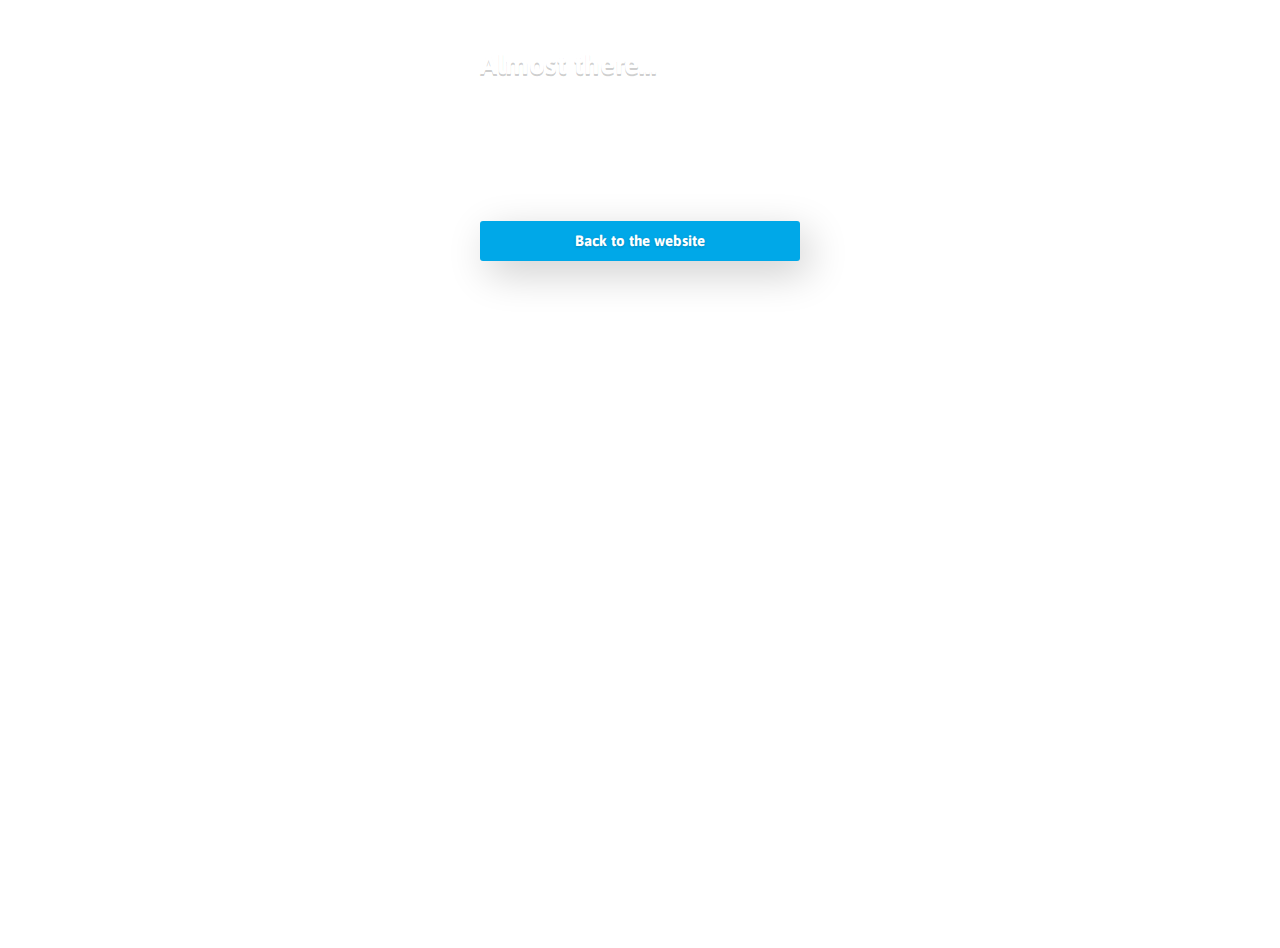
<file: beta/confirm-email/index.html>
<!DOCTYPE html>
<html lang="en">
<head>

  <!-- Basic Page Needs
  –––––––––––––––––––––––––––––––––––––––––––––––––– -->
  <meta charset="utf-8">
  <title>Confirm your email address</title>
  <meta name="description" content="You'll be granted access to the Moonlite beta as it becomes available.">
  <meta name="author" content="Think Like LLC">

  <!-- Mobile Specific Metas
  –––––––––––––––––––––––––––––––––––––––––––––––––– -->
  <meta name="viewport" content="width=device-width, initial-scale=1">

  <!-- FONT
  –––––––––––––––––––––––––––––––––––––––––––––––––– -->
  <link href='https://fonts.googleapis.com/css?family=Asap:400,400italic,700' rel='stylesheet' type='text/css'>

  <!-- CSS
  –––––––––––––––––––––––––––––––––––––––––––––––––– -->
  <link rel="stylesheet" href="/css/normalize.css">
  <link rel="stylesheet" href="/css/skeleton.css">
  <link rel="stylesheet" href="/css/styles.css">

  <!-- Favicon
  –––––––––––––––––––––––––––––––––––––––––––––––––– -->
  <link rel="icon" type="image/png" href="/images/favicon.png">

  <!-- Google Analytics
  –––––––––––––––––––––––––––––––––––––––––––––––––– -->
  <script>
    (function(i,s,o,g,r,a,m){i['GoogleAnalyticsObject']=r;i[r]=i[r]||function(){
    (i[r].q=i[r].q||[]).push(arguments)},i[r].l=1*new Date();a=s.createElement(o),
    m=s.getElementsByTagName(o)[0];a.async=1;a.src=g;m.parentNode.insertBefore(a,m)
    })(window,document,'script','//www.google-analytics.com/analytics.js','ga');

    ga('create', 'UA-72224978-1', 'auto');
    ga('send', 'pageview');

  </script>

</head>
<body class="splash">

  <!-- Primary Page Layout
  –––––––––––––––––––––––––––––––––––––––––––––––––– -->
  <div class="container">
    <div class="row">
      <h1>Almost there...</h1>
    </div>
    <div class="row desc">
      <p>Thanks for your interest in Moonlite! Confirm your email address by clicking the link we've just emailed you.</p>
      <a class="button" href="/">Back to the website</a>
    </div>
    <div class="row copy">
      <p>© <script>document.write(new Date().getFullYear())</script> Think Like LLC</p>
    </div>
  </div>

<!-- End Document
  –––––––––––––––––––––––––––––––––––––––––––––––––– -->
</body>
</html>
</file>
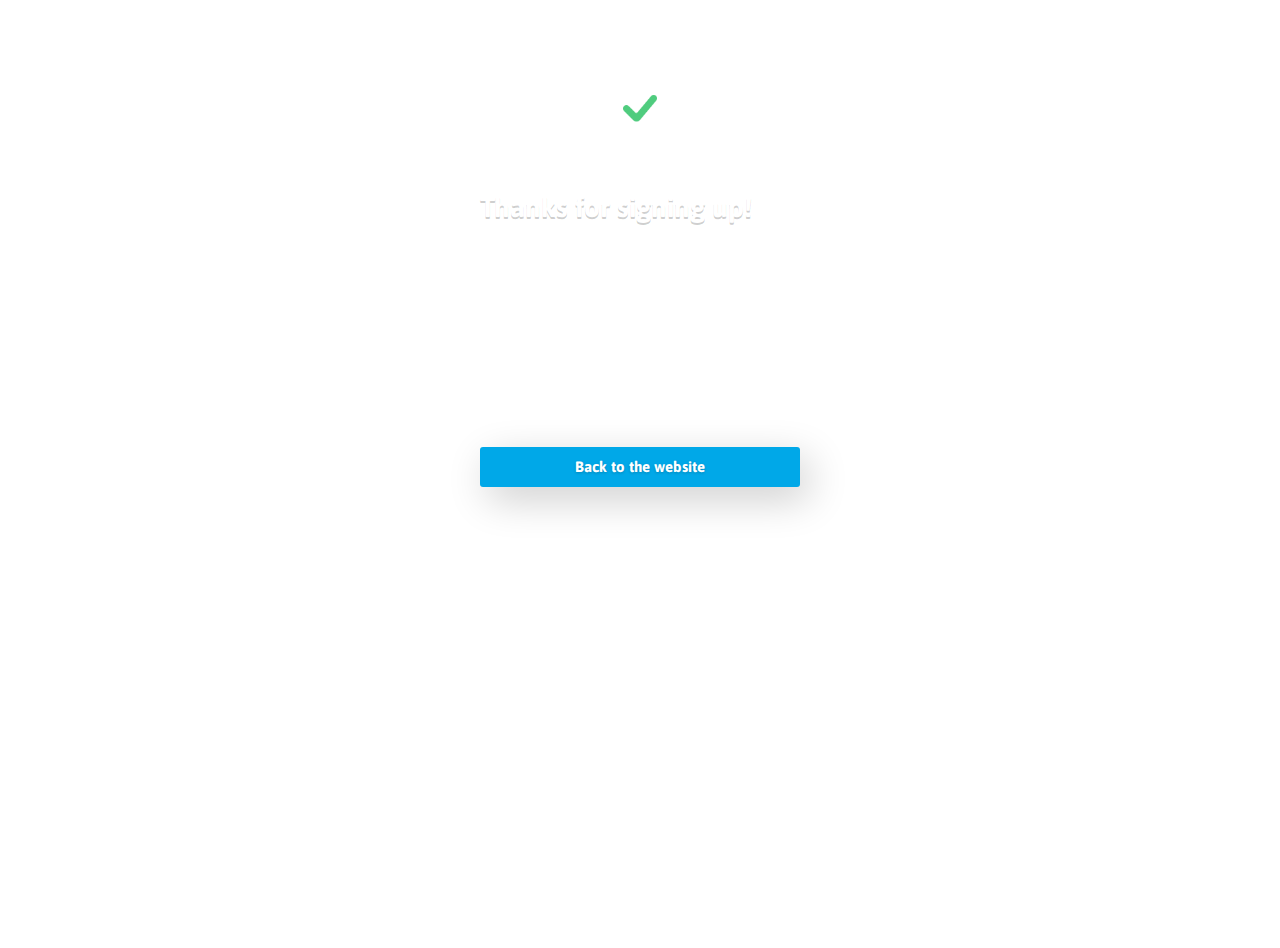
<file: beta/thank-you/index.html>
<!DOCTYPE html>
<html lang="en">
<head>

  <!-- Basic Page Needs
  –––––––––––––––––––––––––––––––––––––––––––––––––– -->
  <meta charset="utf-8">
  <title>Success! You've signed up for Moonlite</title>
  <meta name="description" content="You'll be granted access to the Moonlite beta as it becomes available.">
  <meta name="author" content="Think Like LLC">

  <!-- Mobile Specific Metas
  –––––––––––––––––––––––––––––––––––––––––––––––––– -->
  <meta name="viewport" content="width=device-width, initial-scale=1">

  <!-- FONT
  –––––––––––––––––––––––––––––––––––––––––––––––––– -->
  <link href='https://fonts.googleapis.com/css?family=Asap:400,400italic,700' rel='stylesheet' type='text/css'>

  <!-- CSS
  –––––––––––––––––––––––––––––––––––––––––––––––––– -->
  <link rel="stylesheet" href="/css/normalize.css">
  <link rel="stylesheet" href="/css/skeleton.css">
  <link rel="stylesheet" href="/css/styles.css">

  <!-- Favicon
  –––––––––––––––––––––––––––––––––––––––––––––––––– -->
  <link rel="icon" type="image/png" href="/images/favicon.png">

  <!-- Google Analytics
  –––––––––––––––––––––––––––––––––––––––––––––––––– -->
  <script>
    (function(i,s,o,g,r,a,m){i['GoogleAnalyticsObject']=r;i[r]=i[r]||function(){
    (i[r].q=i[r].q||[]).push(arguments)},i[r].l=1*new Date();a=s.createElement(o),
    m=s.getElementsByTagName(o)[0];a.async=1;a.src=g;m.parentNode.insertBefore(a,m)
    })(window,document,'script','//www.google-analytics.com/analytics.js','ga');

    ga('create', 'UA-72224978-1', 'auto');
    ga('send', 'pageview');

  </script>

</head>
<body class="splash">

  <!-- Primary Page Layout
  –––––––––––––––––––––––––––––––––––––––––––––––––– -->
  <div class="container">
    <div class="row">
      <img src="/images/moonright@2x.png" />
      <h1>Thanks for signing up!</h1>
    </div>
    <div class="row desc">
      <p>You’ll be the first to know when the Moonlite beta becomes available.</p>
      <p>In the meantime, we may reach out to learn about how Moonlite can best serve you. Happy freelancing!</p>
      <a class="button" href="/">Back to the website</a>
    </div>
    <div class="row copy">
      <p>© <script>document.write(new Date().getFullYear())</script> Think Like LLC</p>
    </div>
  </div>

<!-- End Document
  –––––––––––––––––––––––––––––––––––––––––––––––––– -->
</body>
</html>
</file>
<file: css/skeleton.css>
/*
* Skeleton V2.0.4
* Copyright 2014, Dave Gamache
* www.getskeleton.com
* Free to use under the MIT license.
* http://www.opensource.org/licenses/mit-license.php
* 12/29/2014
*/


/* Table of contents
––––––––––––––––––––––––––––––––––––––––––––––––––
- Grid
- Base Styles
- Typography
- Links
- Buttons
- Forms
- Lists
- Code
- Tables
- Spacing
- Utilities
- Clearing
- Media Queries
*/


/* Grid
–––––––––––––––––––––––––––––––––––––––––––––––––– */
.container {
  position: relative;
  width: 100%;
  max-width: 960px;
  margin: 0 auto;
  padding: 0 20px;
  box-sizing: border-box; }
.column,
.columns {
  width: 100%;
  float: left;
  box-sizing: border-box; }

/* For devices larger than 400px */
@media (min-width: 400px) {
  .container {
    width: 90%;
    padding: 0; }
}

/* For devices larger than 550px */
@media (min-width: 760px) {
  .container {
    width: 90%; }
  .column,
  .columns {
    margin-left: 4%; }
  .column:first-child,
  .columns:first-child {
    margin-left: 0; }

  .one.column,
  .one.columns                    { width: 4.66666666667%; }
  .two.columns                    { width: 13.3333333333%; }
  .three.columns                  { width: 22%;            }
  .four.columns                   { width: 30.6666666667%; }
  .five.columns                   { width: 39.3333333333%; }
  .six.columns                    { width: 48%;            }
  .seven.columns                  { width: 56.6666666667%; }
  .eight.columns                  { width: 65.3333333333%; }
  .nine.columns                   { width: 74.0%;          }
  .ten.columns                    { width: 82.6666666667%; }
  .eleven.columns                 { width: 91.3333333333%; }
  .twelve.columns                 { width: 100%; margin-left: 0; }

  .one-third.column               { width: 30.6666666667%; }
  .two-thirds.column              { width: 65.3333333333%; }

  .one-half.column                { width: 48%; }

  /* Offsets */
  .offset-by-one.column,
  .offset-by-one.columns          { margin-left: 8.66666666667%; }
  .offset-by-two.column,
  .offset-by-two.columns          { margin-left: 17.3333333333%; }
  .offset-by-three.column,
  .offset-by-three.columns        { margin-left: 26%;            }
  .offset-by-four.column,
  .offset-by-four.columns         { margin-left: 34.6666666667%; }
  .offset-by-five.column,
  .offset-by-five.columns         { margin-left: 43.3333333333%; }
  .offset-by-six.column,
  .offset-by-six.columns          { margin-left: 52%;            }
  .offset-by-seven.column,
  .offset-by-seven.columns        { margin-left: 60.6666666667%; }
  .offset-by-eight.column,
  .offset-by-eight.columns        { margin-left: 69.3333333333%; }
  .offset-by-nine.column,
  .offset-by-nine.columns         { margin-left: 78.0%;          }
  .offset-by-ten.column,
  .offset-by-ten.columns          { margin-left: 86.6666666667%; }
  .offset-by-eleven.column,
  .offset-by-eleven.columns       { margin-left: 95.3333333333%; }

  .offset-by-one-third.column,
  .offset-by-one-third.columns    { margin-left: 34.6666666667%; }
  .offset-by-two-thirds.column,
  .offset-by-two-thirds.columns   { margin-left: 69.3333333333%; }

  .offset-by-one-half.column,
  .offset-by-one-half.columns     { margin-left: 52%; }

}


/* Base Styles
–––––––––––––––––––––––––––––––––––––––––––––––––– */
/* NOTE
html is set to 62.5% so that all the REM measurements throughout Skeleton
are based on 10px sizing. So basically 1.5rem = 15px :) */
html {
  font-size: 62.5%; }
body {
  min-width: 320px;
  font-size: 1.6em; /* currently ems cause chrome bug misinterpreting rems on body element */
  line-height: 1.6;
  font-weight: 400;
  font-family: "Asap", "HelveticaNeue", "Helvetica Neue", Helvetica, Arial, sans-serif;
  letter-spacing: 0;
  color: #2E4249;
  text-rendering: optimizeLegibility;
}


/* Typography
–––––––––––––––––––––––––––––––––––––––––––––––––– */
h1, h2, h3, h4, h5, h6 {
  margin-top: 0;
  margin-bottom: 2rem;
  font-weight: 300; }
h1 { font-size: 4.0rem; line-height: 1.2;  letter-spacing: 0;}
h2 { font-size: 3.6rem; line-height: 1.25; letter-spacing: -.1rem; }
h3 { font-size: 3.0rem; line-height: 1.3;  letter-spacing: -.1rem; }
h4 { font-size: 2.4rem; line-height: 1.35; letter-spacing: -.08rem; }
h5 { font-size: 1.8rem; line-height: 1.5;  letter-spacing: -.05rem; }
h6 { font-size: 1.5rem; line-height: 1.6;  letter-spacing: 0; }

/* Larger than phablet */
@media (min-width: 550px) {
  h1 { font-size: 5.0rem; }
  h2 { font-size: 4.2rem; }
  h3 { font-size: 3.6rem; }
  h4 { font-size: 3.0rem; }
  h5 { font-size: 2.4rem; }
  h6 { font-size: 1.5rem; }
}

p {
  margin-top: 0; }


/* Links
–––––––––––––––––––––––––––––––––––––––––––––––––– */
a {
  color: inherit;
  transition: all ease 0.12s;
}
a:hover {
  color: #00A8E8; }


/* Buttons
–––––––––––––––––––––––––––––––––––––––––––––––––– */
.button,
button,
input[type="submit"],
input[type="reset"],
input[type="button"] {
  display: inline-block;
  height: 40px;
  padding: 0 20px;
  color: #FFF;
  text-align: center;
  font-size: 15px;
  font-weight: 700;
  line-height: 40px;
  text-decoration: none;
  text-shadow: 0 1px 3px rgba(0, 0, 0, 0.2);
  box-shadow: 8px 12px 40px rgba(0,0,0,0.2);
  white-space: nowrap;
  background-color: #00A8E8;
  border: none;
  border-radius: 3px;
  cursor: pointer;
  box-sizing: border-box;
  -webkit-font-smoothing: antialiased;
  -moz-font-smoothing: antialiased;
  font-smoothing: antialiased;
  transition: all ease 0.12s; }
.button:hover,
button:hover,
input[type="submit"]:hover,
input[type="reset"]:hover,
input[type="button"]:hover,
.button:focus,
button:focus,
input[type="submit"]:focus,
input[type="reset"]:focus,
input[type="button"]:focus {
  color: #FFF;
  transform: scale(1.04);
  box-shadow: 8px 12px 60px rgba(0,0,0,0.3);
  outline: 0;}
.button.button-primary,
button.button-primary,
input[type="submit"].button-primary,
input[type="reset"].button-primary,
input[type="button"].button-primary {
  color: #FFF;
  background-color: #33C3F0;
  border-color: #33C3F0; }
.button.button-primary:hover,
button.button-primary:hover,
input[type="submit"].button-primary:hover,
input[type="reset"].button-primary:hover,
input[type="button"].button-primary:hover,
.button.button-primary:focus,
button.button-primary:focus,
input[type="submit"].button-primary:focus,
input[type="reset"].button-primary:focus,
input[type="button"].button-primary:focus {
  color: #FFF;
  background-color: #1EAEDB;
  border-color: #1EAEDB; }


/* Forms
–––––––––––––––––––––––––––––––––––––––––––––––––– */
input[type="email"],
input[type="number"],
input[type="search"],
input[type="text"],
input[type="tel"],
input[type="url"],
input[type="password"],
textarea,
select {
  height: 40px;
  padding: 6px 10px; /* The 6px vertically centers text on FF, ignored by Webkit */
  background-color: rgba(0, 0, 0, 0.2);
  border: 0;
  line-height: 40px;
  border-radius: 3px;
  box-shadow: none;
  box-sizing: border-box; }
/* Removes awkward default styles on some inputs for iOS */
input[type="email"],
input[type="number"],
input[type="search"],
input[type="text"],
input[type="tel"],
input[type="url"],
input[type="password"],
textarea {
  -webkit-appearance: none;
     -moz-appearance: none;
          appearance: none; }
textarea {
  min-height: 65px;
  padding-top: 6px;
  padding-bottom: 6px; }
input[type="email"]:focus,
input[type="number"]:focus,
input[type="search"]:focus,
input[type="text"]:focus,
input[type="tel"]:focus,
input[type="url"]:focus,
input[type="password"]:focus,
textarea:focus,
select:focus {
  outline: 0; }
label,
legend {
  display: block;
  margin-bottom: .5rem;
  font-weight: 600; }
fieldset {
  padding: 0;
  border-width: 0; }
input[type="checkbox"],
input[type="radio"] {
  display: inline; }
label > .label-body {
  display: inline-block;
  margin-left: .5rem;
  font-weight: normal; }

@media (max-width: 760px) {
  input {
    width: 100%;
    margin-right: none;
  }
}


/* Lists
–––––––––––––––––––––––––––––––––––––––––––––––––– */
ul {
  list-style: circle inside; }
ol {
  list-style: decimal inside; }
ol, ul {
  padding-left: 0;
  margin-top: 0; }
ul ul,
ul ol,
ol ol,
ol ul {
  margin: 1.5rem 0 1.5rem 3rem;
  font-size: 90%; }
li {
  margin-bottom: 1.6rem; }


/* Code
–––––––––––––––––––––––––––––––––––––––––––––––––– */
code {
  padding: .2rem .5rem;
  margin: 0 .2rem;
  font-size: 90%;
  white-space: nowrap;
  background: #F9F8F8;
  border: 1px solid #E1E3E4;
  border-radius: 4px; }
pre > code {
  display: block;
  padding: 1rem 1.5rem;
  white-space: pre; }


/* Tables
–––––––––––––––––––––––––––––––––––––––––––––––––– */
th,
td {
  padding: 12px 15px;
  text-align: left;
  border-bottom: 1px solid #E1E1E1; }
th:first-child,
td:first-child {
  padding-left: 0; }
th:last-child,
td:last-child {
  padding-right: 0; }


/* Spacing
–––––––––––––––––––––––––––––––––––––––––––––––––– */
button,
.button {
  margin-bottom: 1rem; }
input,
textarea,
select,
fieldset {
  margin-bottom: 1.5rem; }
pre,
blockquote,
dl,
figure,
table,
p,
ul,
ol,
form {
  margin-bottom: 2.5rem; }


/* Utilities
–––––––––––––––––––––––––––––––––––––––––––––––––– */
.u-full-width {
  width: 100%;
  box-sizing: border-box; }
.u-max-full-width {
  max-width: 100%;
  box-sizing: border-box; }
.u-pull-right {
  float: right; }
.u-pull-left {
  float: left; }


/* Misc
–––––––––––––––––––––––––––––––––––––––––––––––––– */
hr {
  margin-top: 3rem;
  margin-bottom: 3.5rem;
  border-width: 0;
  border-top: 1px solid #E1E1E1; }


/* Clearing
–––––––––––––––––––––––––––––––––––––––––––––––––– */

/* Self Clearing Goodness */
.container:after,
.row:after,
.u-cf {
  content: "";
  display: table;
  clear: both; }


/* Media Queries
–––––––––––––––––––––––––––––––––––––––––––––––––– */
/*
Note: The best way to structure the use of media queries is to create the queries
near the relevant code. For example, if you wanted to change the styles for buttons
on small devices, paste the mobile query code up in the buttons section and style it
there.
*/


/* Larger than mobile */
@media (min-width: 400px) {}

/* Larger than phablet (also point when grid becomes active) */
@media (min-width: 550px) {}

/* Larger than tablet */
@media (min-width: 750px) {}

/* Larger than desktop */
@media (min-width: 1000px) {}

/* Larger than Desktop HD */
@media (min-width: 1200px) {}
</file>
<file: css/styles.css>
/* Gloabl
–––––––––––––––––––––––––––––––––––––––––––––––––– */

body {
  border: 10px solid #E1E3E4;
}

@media (max-width: 550px) {
  body {
    border: none;
  }
}

img {
  max-width: 100%;
  box-sizing: border-box;
}

p {
  font-size: 1.2em;
}

form {
  max-width: 280px;
  z-index: 100;
  position: relative;
}

input {
  width: 100%;
  color: #FFF;
}

input::-webkit-input-placeholder {
  color: rgba(255,255,255,0.4);
}

input::-moz-placeholder {
  color: rgba(255,255,255,0.4);
}

input:-ms-input-placeholder {
  color: rgba(255,255,255,0.4);
}

input:-moz-placeholder {
  color: rgba(255,255,255,0.4);
}

.crisp {
  -webkit-font-smoothing: antialiased;
  -moz-font-smoothing: antialiased;
  font-smoothing: antialiased;
  letter-spacing: -0.05rem;
  word-spacing: 0.15rem;
}

.logo {
  height: 27px;
  width: 133px;
  margin-top: 3px;
  overflow:hidden;
  text-indent:100%;
  white-space:nowrap;

  transition: all ease 0.12s;
}

a .logo:hover, a .logo:focus {
  opacity: 0.7;
  cursor: pointer;
}

ol {
  list-style-type: lower-roman;
}

ul {
  list-style: disc;
}


/* Hero
–––––––––––––––––––––––––––––––––––––––––––––––––– */

#hero {
  background: #525174;
  background: url(/images/hero-bg.jpg) no-repeat top center / cover, #525174;
  padding: 4em 0 5em;
  color: #FFF;
  position: relative;
}

#hero h1 {
  font-size: 36px;
  font-weight: 700;
  text-shadow: 0 1px 3px rgba(0, 0, 0, 0.2);
  margin-bottom: 0.5em;
}

#hero p {
  opacity: 0.85;
  font-size: 22px;
  max-width: 400px;
  margin: 0 auto 2em;
}

#hero .container {
  max-width: 680px;
  text-align: center;
}

@media (max-width: 550px) {
  #hero {
    padding: 3em 0;
  }
  #hero h1 {
    font-size: 28px;
  }
  #hero p {
    font-size: 20px;
  }
  form {
    max-width: 100%;
  }
}

.walkthrough img {
  box-shadow: 0 6px 40px rgba(255, 255, 255, 0.4);
}

.walkthrough video {
  width: 100%;
  box-shadow: 0 0 100px rgba(255, 255, 255, 0.4);
  border-radius: 2px;
}

.foreground img {
  display: block;
  position: absolute;
  bottom: 0;
  width: 100%;
}

/* Content
–––––––––––––––––––––––––––––––––––––––––––––––––– */

#content {
  padding: 2em 0 6em;
  text-align: center;
}

#content .container {
  margin: 4em auto 0;
}

#content h2 {
  font-weight: 400;
  font-size: 36px;
  margin: 0 auto 1.2em;
  max-width: 440px;
  line-height: 1.4;
}

@media (max-width: 550px) {
  #content h2 {
    font-size: 1.8em;
  }
  #content {
    padding: 1em 0 6em;
  }
}

#content h2 b {
  background-color: #E0F4FC;
  padding: 0.05em 0.1em;
  border-radius: 2px;
  font-style: italic;
  font-weight: 700;
}

#content h3 {
  font-size: 20px;
  font-weight: 400;
  letter-spacing: -0.02em;
  margin: 1em auto 0.5em;
  max-width: 360px;
}

#content h4 {
  font-size: 22px;
  font-weight: 700;
  text-align: left;
  letter-spacing: -0.02em;
  margin: 2em auto -0.5em;
}

#content p {
  color: #2E4249;
  max-width: 480px;
  font-size: 20px;
  margin: 1.5em auto 0;
  line-height: 1.5;
  text-align: left;
  letter-spacing: -0.02em;
}

#content hr {
  width: 50px;
  border-top: 3px solid #E1E3E4;
  border-radius: 3px;
  margin: 6em auto 5em;
}

.lifestyle img {
  border-radius: 3px;
  box-shadow: 4px 12px 40px rgba(0, 0, 0, 0.3);
  width: 270px;
  margin: 0.5em auto 1.5em;
}

@media (max-width: 760px) {
  .hide-mobile {
    display: none;
  }
}

.screen {
  margin-top: 3em;
}

.benefits img {
  max-width: 117px;
  margin-top: 2em;
}

.benefits p {
  color: #8D99AE !important;
  font-size: 18px !important;
  text-align: center !important;
  margin: 0.5em auto 0 !important;
}

.not {
  margin-top: 1em;
}

.not img {
  max-width: 60px;
  margin-top: 4em;
}

.quote {
  max-width: 640px;
  margin: 1.5em auto;
  border: 4px solid #4FCC7E;
  border-radius: 2px;
  padding: 0 3em 4em;
  position: relative;
}

.quote:before {
  content: '';
	position: absolute;
	bottom: 0;
	left: 50%;
	width: 0;
	height: 0;
	border: 20px solid transparent;
	border-top-color: #4FCC7E;
	border-bottom: 0;
	margin-left: -20px;
	margin-bottom: -4px;
  transform: rotate(180deg);
}

.quote:after {
  content: '';
	position: absolute;
	bottom: 0;
	left: 50%;
	width: 0;
	height: 0;
	border: 14px solid transparent;
	border-top-color: #FFF;
	border-bottom: 0;
	margin-left: -14px;
	margin-bottom: -4px;
  transform: rotate(180deg);
}

.quote h4 {
  text-transform: uppercase;
  margin-top: -25px !important;
  font-size: 14px !important;
  background-color: #FFF;
  padding: 1em;
  text-align: center !important;
  display: table;
  letter-spacing: 0.1em !important;
  color: #8D99AE !important;
}

.quote-text {
  font-size: 26px !important;
  text-align: center !important;
  max-width: 100% !important;
}

.quote-source {
  font-size: 18px !important;
  color: #8D99AE !important;
  text-align: center !important;
  font-style: italic;
  margin-top: 2.5em !important;
}

@media (max-width: 550px) {
  .quote {
    padding: 0 1em 3em;
  }
}

.payment {
  max-width: 480px;
  margin: 0 auto;
}

.payment h4 {
  margin: 3em 1em -0.5em 0 !important;
}

.payment span {
  background-color: #4FCC7E;
  color: #FFF;
  font-size: 15px;
  font-weight: 400;
  padding: 0.2em 0.4em;
  border-radius: 2px;
  display: inline-block;
  position: absolute;
  margin-top: 2px;
}

@media (max-width: 450px) {
  .payment span {
    position: relative;
    margin-top: 10px;
  }
}

.explainer {
  font-size: 16px !important;
  color: #8D99AE !important;
}

.free {
  background-color: #E1E3E4 !important;
  color: rgba(0,0,0,0.4) !important;
}


/* Legal stuff
–––––––––––––––––––––––––––––––––––––––––––––––––– */

.legal {
  margin: 4em auto;
}

.legal h1 {
  font-weight: 700;
  font-size: 24px;
}

.legal h2 {
  font-weight: 700;
  font-size: 36px;
  margin-top: 1em;
}

.legal h3 {
  font-size: 24px;
  margin-top: 1em;
}

.legal p {
  font-size: 16px;
}

header {
  background-color: #525174;
}

.header {
  padding: 2em 0 1.25em;
}

.header .button {
  margin-bottom: 0 !important;
}

@media (max-width: 400px) {
  .cta {
    padding: 0 1em;
  }
}

.moon {
  margin-bottom: 1em;
}

.moon span {
  position: absolute;
  margin-left: 1.5em;
  margin-top: 8px;
  font-size: 18px;
  font-style: italic;
  color: #8D99AE;
}

@media (max-width: 550px) {
  .moon span {
    display: none;
  }
  .moon {
    text-align: center;
  }
  .header {
    padding: 1em 0;
  }
}


/* Standard contract
–––––––––––––––––––––––––––––––––––––––––––––––––– */

.contract {
  margin: 4em auto;
}

.contract h1 {
  font-weight: 700;
  font-size: 28px;
}

.contract h2 {
  font-size: 24px;
}

.contract h3 {
  /*font-weight: 700;*/
  font-size: 24px;
  margin-top: 1em;
}

.contract p {
  font-size: 16px;
}

.setup {
  margin-bottom: 2em;
}

.section {
  margin-top: 1em;
  line-height: 1.6;
}

.explain {
  padding-left: 1em;
  border-left: 2px solid #00A8E8;
  margin-bottom: 2em;
}

.explain h4 {
  font-size: 16px;
  margin-bottom: 0.5em;
}

.explain p {
  font-size: 14px;
  color: #8D99AE;
  line-height: 1.6;
  margin-bottom: 0;
}


/* Support
–––––––––––––––––––––––––––––––––––––––––––––––––– */

.support {
  margin: 4em auto 6em;
}
.support h2 {
  font-weight: 700;
  font-size: 28px;
  margin-top: 1.5em;
}

.support h3 {
  font-size: 24px;
  margin: 2em 0 1em;
  font-style: italic;
}

.support p {
  font-size: 18px;
  color: #8D99AE;
}


/* Footer
–––––––––––––––––––––––––––––––––––––––––––––––––– */

footer {
  padding: 3em 3em 1em;
  color: #FFF;
  background-color: #525174;
}

footer .container {
  width: 100%;
  max-width: 100%;
}

footer img {
  float: left;
  margin-right: 30px;
}

footer p {
  font-size: 1em;
  margin-top: 10px;
  color: #CBCBD5;
}

footer ul {
  list-style: none;
  float: right;
  margin-top: 10px;
}

footer ul li {
  float: left;
}

footer ul li a {
  text-decoration: none;
  /*color: #FFF;*/
  opacity: 0.7;
  padding: 1em;
}

footer ul li a:hover, footer ul li a:focus {
  color: #FFF;
  opacity: 1;
}

@media (max-width: 760px) {
  footer {
    padding: 2em 1em 1em;
  }
  footer ul {
    float: none;
  }
  footer p {
    margin-right: 1em;
  }
  footer ul li a {
    padding: 1em 2em 1em 0;
  }
}

@media (max-width: 400px) {
  footer img {
    float: none;
    margin-bottom: 1em;
  }
}

.footer-cta {
  text-align: center;
}

.footer-cta a {
  padding: 3em 0 3.5em;
  width: 100%;
  display: block;
  color: #FFF;
  font-size: 2em;
  text-decoration: none;
  letter-spacing: 0.02em !important;
  text-shadow: 0 2px 6px rgba(0,0,0,0.30);
  background-color: #444B6E;
  transition: all ease 0.12s;
}

.footer-cta a:hover,
.footer-cta a:focus {
  background-color: #00A8E8;
}

.footer-cta a img {
  height: 20px;
  margin-left: 8px;
  padding-top: 4px;
}

@media (max-width: 550px) {
  .footer-cta a {
    font-size: 1.6em;
  }
}

/* Subscribe confirmation
–––––––––––––––––––––––––––––––––––––––––––––––––– */

.splash {
  background: url(/images/hero-bg.jpg) center top no-repeat / cover;
  border: none;
  height: 100vh;
}

.splash .container {
  margin: 3em auto 1em;
  max-width: 20em;
  color: #FFF;
  text-align: center;
}

.splash img {
  max-width: 120px;
  text-align: center;
}

.splash h1 {
  font-size: 28px;
  text-align: left;
  font-weight: 700;
  color: #FFF;
  text-shadow: 0 2px 0 rgba(0, 0, 0, 0.2);
  margin: 0.5em auto 1em;
}

@media (max-width: 550px) {
  .splash h1 {
    font-size: 1.8em;
  }
}

.splash .desc {
  margin: 0 auto;
  text-align: left;
  font-size: 15px;
}

.button {
  width: 100%;
  background-color: #00A8E8;
  margin-bottom: 2em;
}

.button img {
  height: 12px;
  margin-left: 5px;
  padding-top: 3px;
}

.splash .copy {
  opacity: 0.85;
  margin-top: 4em;
  font-size: 0.8em;
}
</file>
